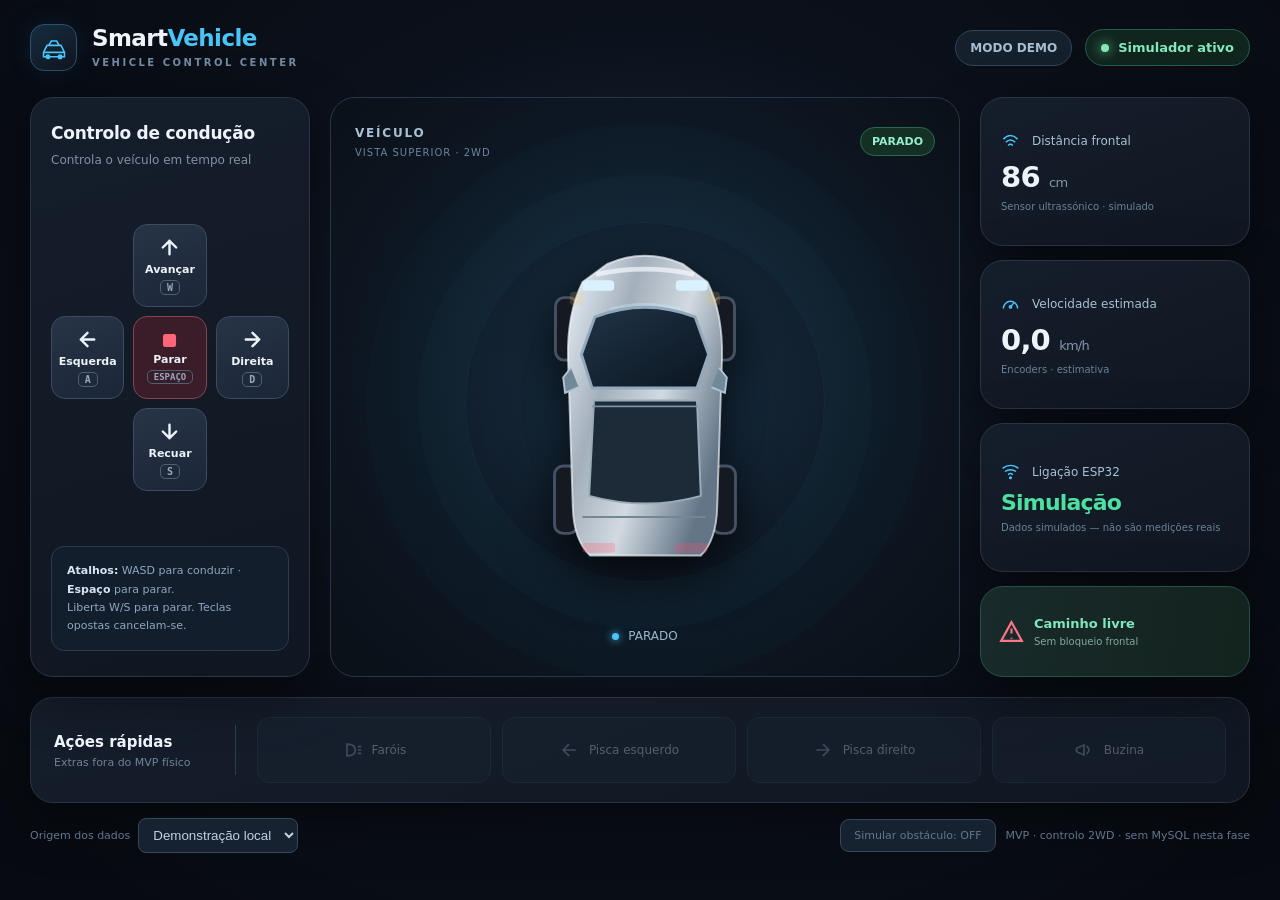
<file: dashboard/index.html>
<!DOCTYPE html>
<html lang="pt-PT">
<head>
<meta charset="UTF-8" />
<meta name="viewport" content="width=device-width, initial-scale=1.0" />
<title>SmartVehicle — Control Center</title>
<link rel="stylesheet" href="css/style.css">
</head>
<body>
<!-- Página principal do SmartVehicle -->
<main class="shell">
  <!-- Cabeçalho e ligação -->
    <header class="top">
    <div class="brand"><div class="mark"><svg width="28" height="28" viewBox="0 0 32 32" fill="none" stroke="currentColor" stroke-width="1.8"><path d="M4 21 8 13h16l4 8v5H4v-5ZM10 13l3-5h6l3 5M4 21h24"/><circle cx="9" cy="26" r="2" fill="currentColor"/><circle cx="23" cy="26" r="2" fill="currentColor"/></svg></div><div><h1>Smart<span>Vehicle</span></h1><p class="eyebrow">VEHICLE CONTROL CENTER</p></div></div>
    <div class="headright"><span id="modeBadge" class="mode">MODO DEMO</span><span id="connectionBadge" class="chip ok"><span class="dot"></span><span id="connectionText">Simulador ativo</span></span></div>
  </header>
  <div class="layout">
    <!-- Comandos de condução -->
    <section class="panel drive" aria-label="Controlos de condução">
      <h2>Controlo de condução</h2><p class="sub">Controla o veículo em tempo real</p>
      <div class="pad">
        <button class="control up" data-key="w" aria-label="Avançar"><svg viewBox="0 0 24 24"><path d="M12 19V5m-7 7 7-7 7 7"/></svg><span>Avançar</span><kbd>W</kbd></button>
        <button class="control left" data-key="a" aria-label="Esquerda"><svg viewBox="0 0 24 24"><path d="M19 12H5m7-7-7 7 7 7"/></svg><span>Esquerda</span><kbd>A</kbd></button>
        <button class="control stop" id="stopBtn" aria-label="Parar"><svg viewBox="0 0 24 24"><rect x="4" y="4" width="16" height="16" rx="2"/></svg><span>Parar</span><kbd>ESPAÇO</kbd></button>
        <button class="control right" data-key="d" aria-label="Direita"><svg viewBox="0 0 24 24"><path d="M5 12h14m-7-7 7 7-7 7"/></svg><span>Direita</span><kbd>D</kbd></button>
        <button class="control down" data-key="s" aria-label="Recuar"><svg viewBox="0 0 24 24"><path d="M12 5v14m-7-7 7 7 7-7"/></svg><span>Recuar</span><kbd>S</kbd></button>
      </div>
      <div class="help"><b>Atalhos:</b> WASD para conduzir · <b>Espaço</b> para parar.<br>Liberta W/S para parar. Teclas opostas cancelam-se.</div>
    </section>
    <!-- Carro desenhado em SVG -->
    <section class="stage" id="stage" aria-label="Visualização dinâmica do veículo">
      <div class="stage-head"><div><strong>VEÍCULO</strong><br><small>VISTA SUPERIOR · 2WD</small></div><div id="stateBadge" class="status-pill">PARADO</div></div>
      <div class="car-area">
        <div class="rings" aria-hidden="true"></div>
        <svg id="obstacleArcs" class="obstacle-arcs" viewBox="0 0 260 110" aria-hidden="true"><path d="M70 80 Q130 12 190 80"/><path d="M47 78 Q130 -12 213 78"/><path d="M94 80 Q130 43 166 80"/></svg>
        <svg class="car-svg" id="car" viewBox="0 0 260 400" role="img" aria-label="Carro visto de cima, com rodas e luzes indicativas">
          <defs><linearGradient id="metal" x1="0" x2="1" y1="0" y2=".6"><stop offset="0" stop-color="#eef5fc"/><stop offset=".36" stop-color="#a3afbb"/><stop offset=".65" stop-color="#d2dae1"/><stop offset="1" stop-color="#637587"/></linearGradient><linearGradient id="glass" x1="0" x2="1" y1="0" y2="1"><stop offset="0" stop-color="#203447"/><stop offset="1" stop-color="#0b1520"/></linearGradient><filter id="glow"><feGaussianBlur stdDeviation="7"/></filter></defs>
          <g id="leftBeam" class="head-beam"><path d="M67 91 28 9 98 9 93 91Z" fill="#92dcff" opacity=".23" filter="url(#glow)"/><path d="M67 91 28 9 98 9 93 91Z" fill="#9cddff" opacity=".09"/></g><g id="rightBeam" class="head-beam"><path d="M167 91 156 9 232 9 193 91Z" fill="#92dcff" opacity=".23" filter="url(#glow)"/><path d="M167 91 156 9 232 9 193 91Z" fill="#9cddff" opacity=".09"/></g>
          <g fill="#151922" stroke="#455263" stroke-width="3"><rect class="wheel frontwheel" x="37" y="91" width="23" height="65" rx="9"/><rect class="wheel frontwheel" x="200" y="91" width="23" height="65" rx="9"/><rect class="wheel" x="36" y="266" width="24" height="70" rx="9"/><rect class="wheel" x="200" y="266" width="24" height="70" rx="9"/></g>
          <path d="M91 56 Q130 39 169 56 L195 75 Q211 108 210 153 L205 309 Q204 343 188 359 L73 359 Q56 343 55 309 L50 153 Q49 108 65 75Z" fill="url(#metal)" stroke="#f7faff" stroke-opacity=".66" stroke-width="2"/>
          <path d="M78 111 Q130 91 182 111 L196 150 184 185 75 185 64 150Z" fill="url(#glass)" stroke="#91a8bd" stroke-width="3"/><path d="M77 198 184 198 188 297 Q131 313 72 297Z" fill="#1d2a38" stroke="#9aacb9" stroke-width="2"/><path d="M75 204 185 204" stroke="#7a91a2" stroke-width="2"/><path d="M65 319 193 319" stroke="#738797" stroke-width="2"/><path d="M79 67 Q130 56 181 67" fill="none" stroke="#f4faff" stroke-opacity=".7" stroke-width="5"/>
          <path d="M53 164 45 174 47 190 61 184M207 164 215 174 213 190 199 184" fill="#72899a" stroke="#b0c3d2" stroke-width="2"/>
          <rect x="65" y="73" width="33" height="11" rx="4" fill="#d8f3ff"/><rect x="162" y="73" width="33" height="11" rx="4" fill="#d8f3ff"/><rect id="leftIndicator" class="indicator" x="52" y="85" width="14" height="14" rx="4" fill="#ffc15a"/><rect id="rightIndicator" class="indicator" x="194" y="85" width="14" height="14" rx="4" fill="#ffc15a"/>
          <rect id="leftBrake" class="brake" x="65" y="346" width="34" height="10" rx="3" fill="#ff4d67"/><rect id="rightBrake" class="brake" x="161" y="346" width="34" height="10" rx="3" fill="#ff4d67"/>
          <path d="M93 103 Q130 93 167 103" stroke="#c3e5f8" stroke-opacity=".4" stroke-width="3" fill="none"/>
        </svg>
      </div>
      <div class="stage-footer"><span class="state-dot"></span><span id="carStatus">Veículo parado · pronto para conduzir</span></div>
    </section>
    <!-- Valores recebidos do carro -->
    <aside class="metrics" aria-label="Telemetria">
      <div class="panel metric"><div class="metric-top"><svg viewBox="0 0 24 24"><path d="M3 9c6-6 12-6 18 0M6 13c4-4 8-4 12 0m-9 4c2-2 4-2 6 0"/></svg>Distância frontal</div><div id="distance" class="value">86 <small>cm</small></div><div id="distanceDetail" class="metric-detail">Sensor ultrassónico · simulado</div></div>
      <div class="panel metric"><div class="metric-top"><svg viewBox="0 0 24 24"><path d="M3 17a9 9 0 1 1 18 0M12 15l5-6"/><circle cx="12" cy="15" r="1.5"/></svg>Velocidade estimada</div><div id="speed" class="value">0,0 <small>km/h</small></div><div class="metric-detail">Encoders · estimativa</div></div>
      <div class="panel metric"><div class="metric-top"><svg viewBox="0 0 24 24"><path d="M2 8c6-5 14-5 20 0M5 12c4-3 10-3 14 0M9 16c2-2 4-2 6 0"/><circle cx="12" cy="20" r="1" fill="currentColor"/></svg>Ligação ESP32</div><div id="linkValue" class="value" style="font-size:22px;color:var(--green)">Simulação</div><div id="linkDetail" class="metric-detail">HTTP local · preparado</div></div>
      <div class="panel alert hidden" id="alertBox"><svg width="25" height="25" viewBox="0 0 24 24" fill="none" stroke="#ff7789" stroke-width="2"><path d="M12 3 2 21h20L12 3Zm0 6v5m0 4v1"/></svg><div><div id="alertTitle" class="alert-title">Caminho livre</div><div id="alertSub" class="alert-sub">Sem bloqueio frontal</div></div></div>
    </aside>
  </div>
  <!-- Funcionalidades extras -->
    <section class="panel actions" aria-label="Ações secundárias"><div class="actions-caption"><strong>Ações rápidas</strong><p>Extras fora do MVP físico</p></div><div class="actions-line"></div><div class="action-buttons"><button id="headlights" class="action" disabled title="Hardware não integrado"><svg viewBox="0 0 24 24"><path d="M6 5q10 0 10 7T6 19V5Zm13 3h4m-4 4h4m-4 4h4"/></svg>Faróis</button><button id="turnLeft" class="action" disabled title="Hardware não integrado"><svg viewBox="0 0 24 24"><path d="m12 5-7 7 7 7M5 12h15"/></svg>Pisca esquerdo</button><button id="turnRight" class="action" disabled title="Hardware não integrado"><svg viewBox="0 0 24 24"><path d="m12 5 7 7-7 7M19 12H4"/></svg>Pisca direito</button><button class="action" disabled title="Hardware não integrado"><svg viewBox="0 0 24 24"><path d="m3 10 9-4v12l-9-4v-4Zm12-3q6 5 0 10"/></svg>Buzina</button></div></section>
  <!-- Seleção do modo de funcionamento -->
    <div class="bottom"><div><label for="connectionMode">Origem dos dados <select id="connectionMode"><option value="demo">Demonstração local</option><option value="esp32">ESP32 (HTTP)</option></select></label></div><div style="display:flex;gap:10px;align-items:center"><button id="obstacleButton">Simular obstáculo: OFF</button><span id="footerInfo">MVP · controlo 2WD · sem MySQL nesta fase</span></div></div>
</main>
<script src="js/app.js" defer></script>
</body>
</html>
</file>
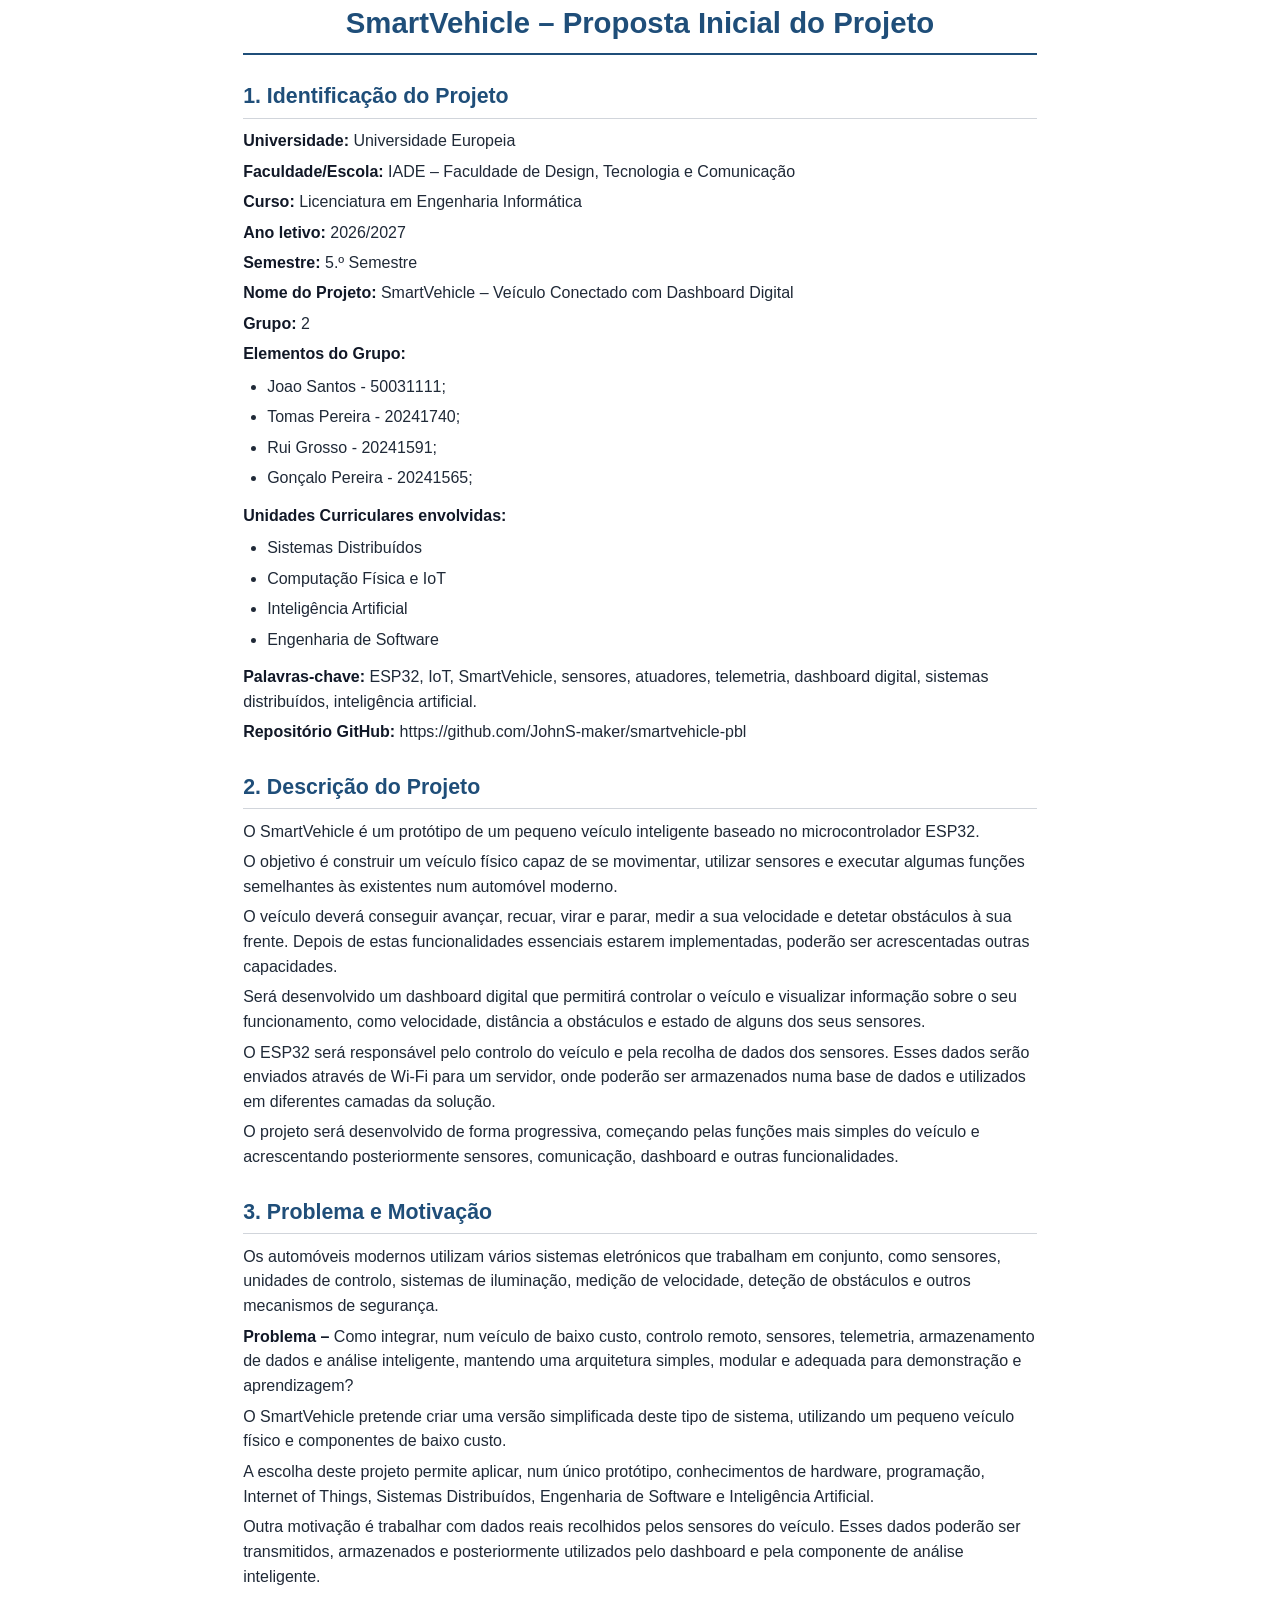
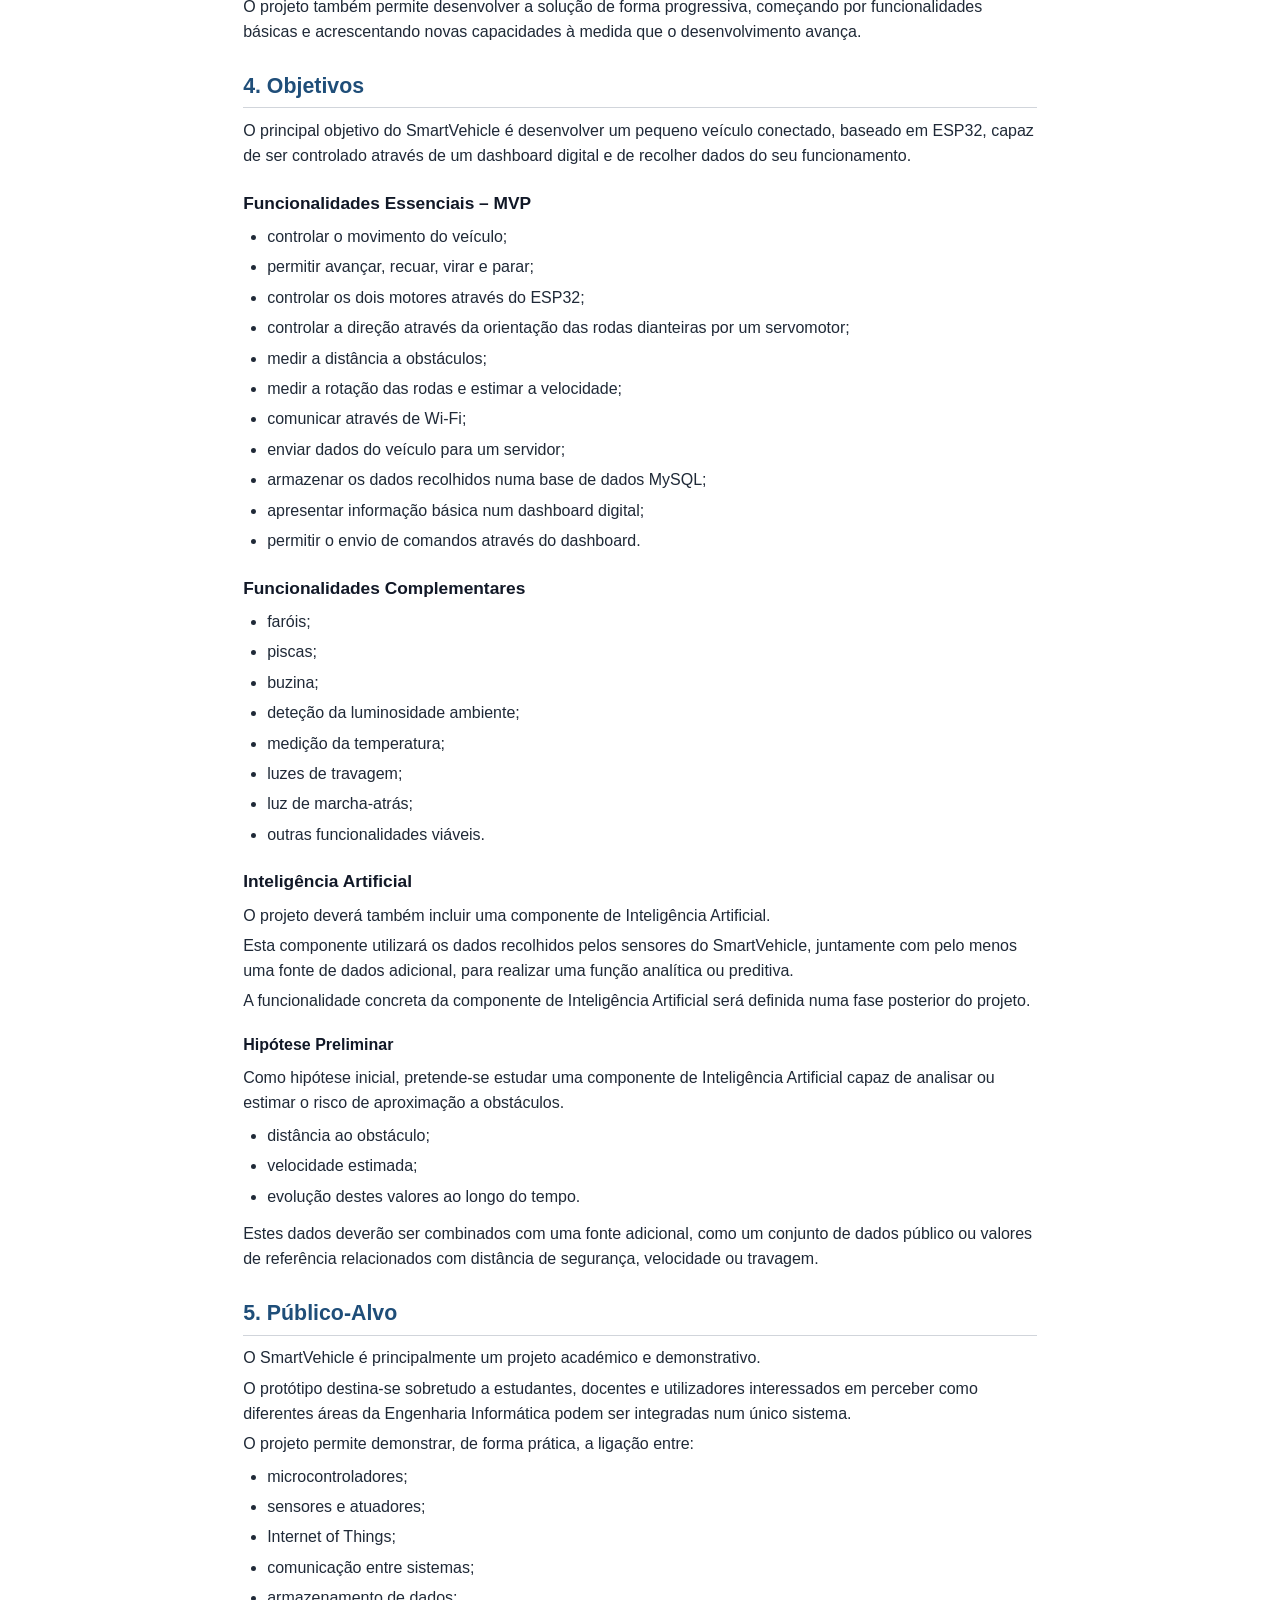
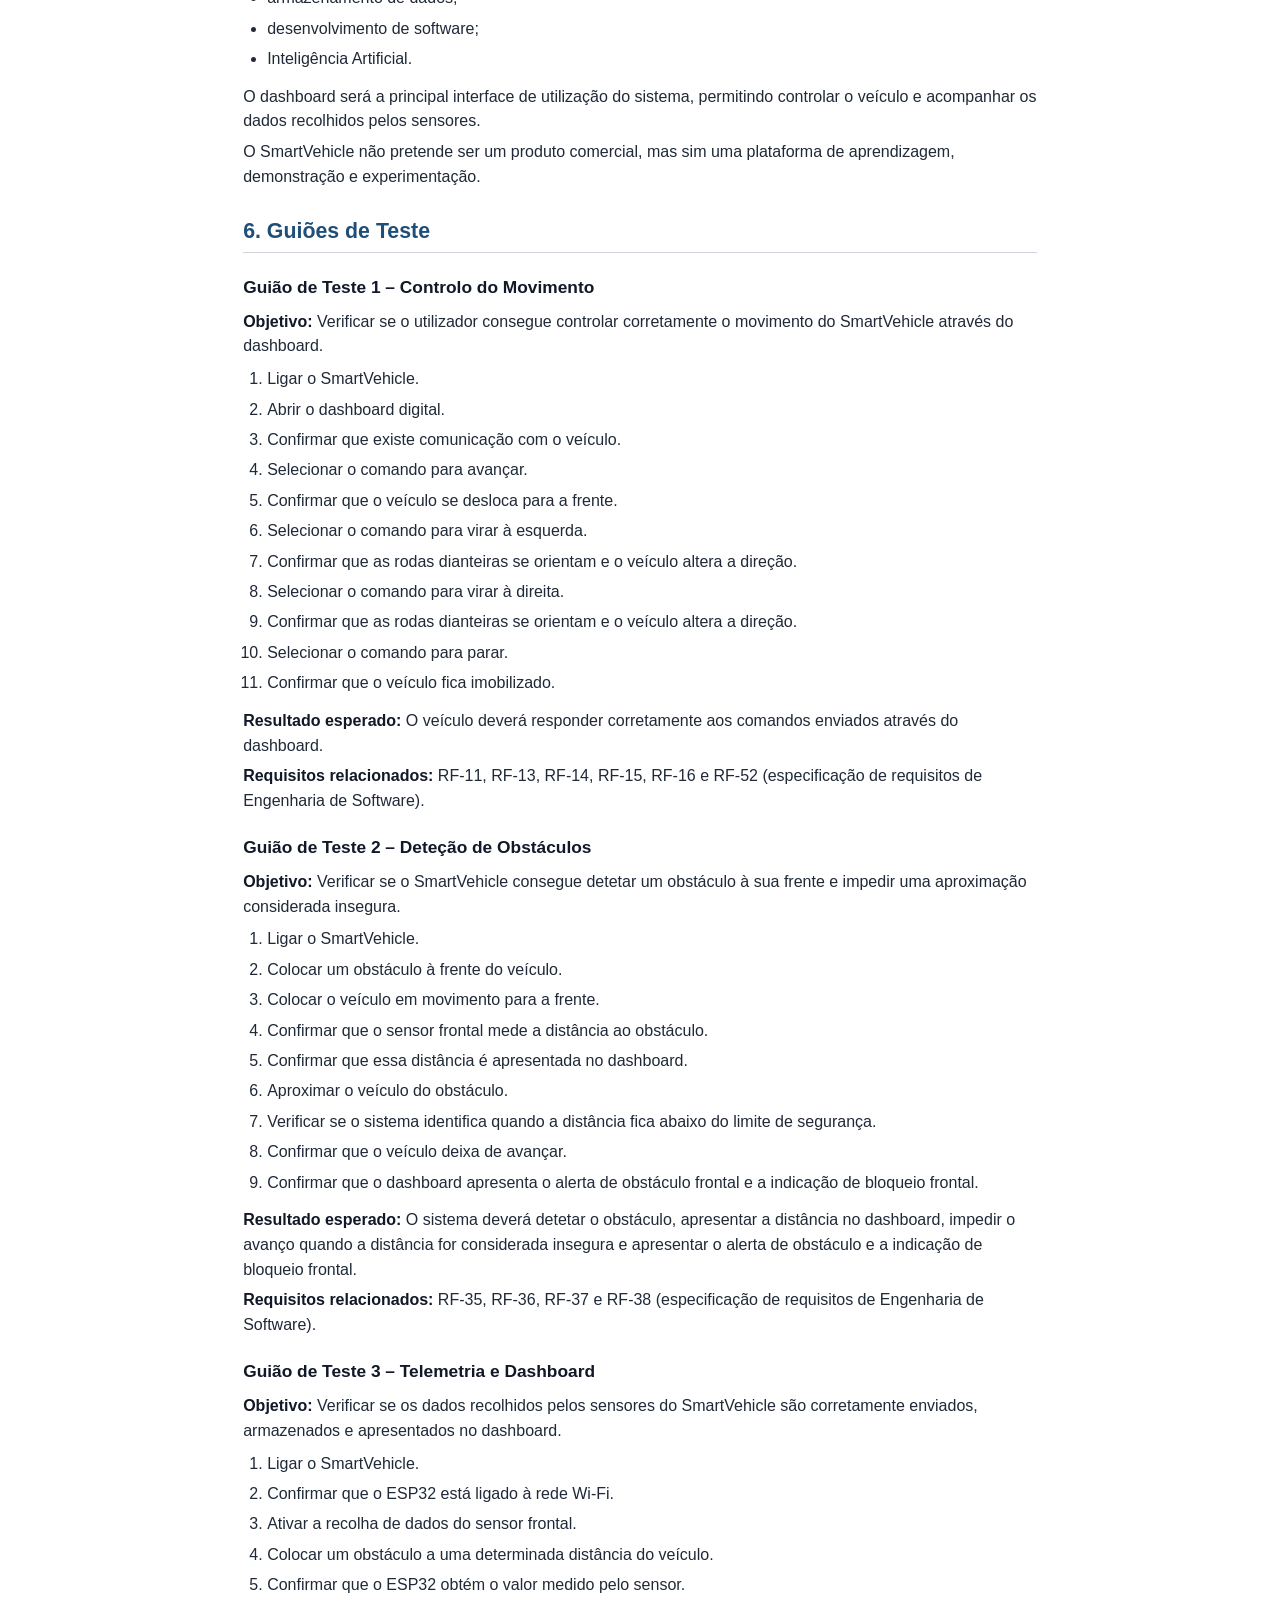
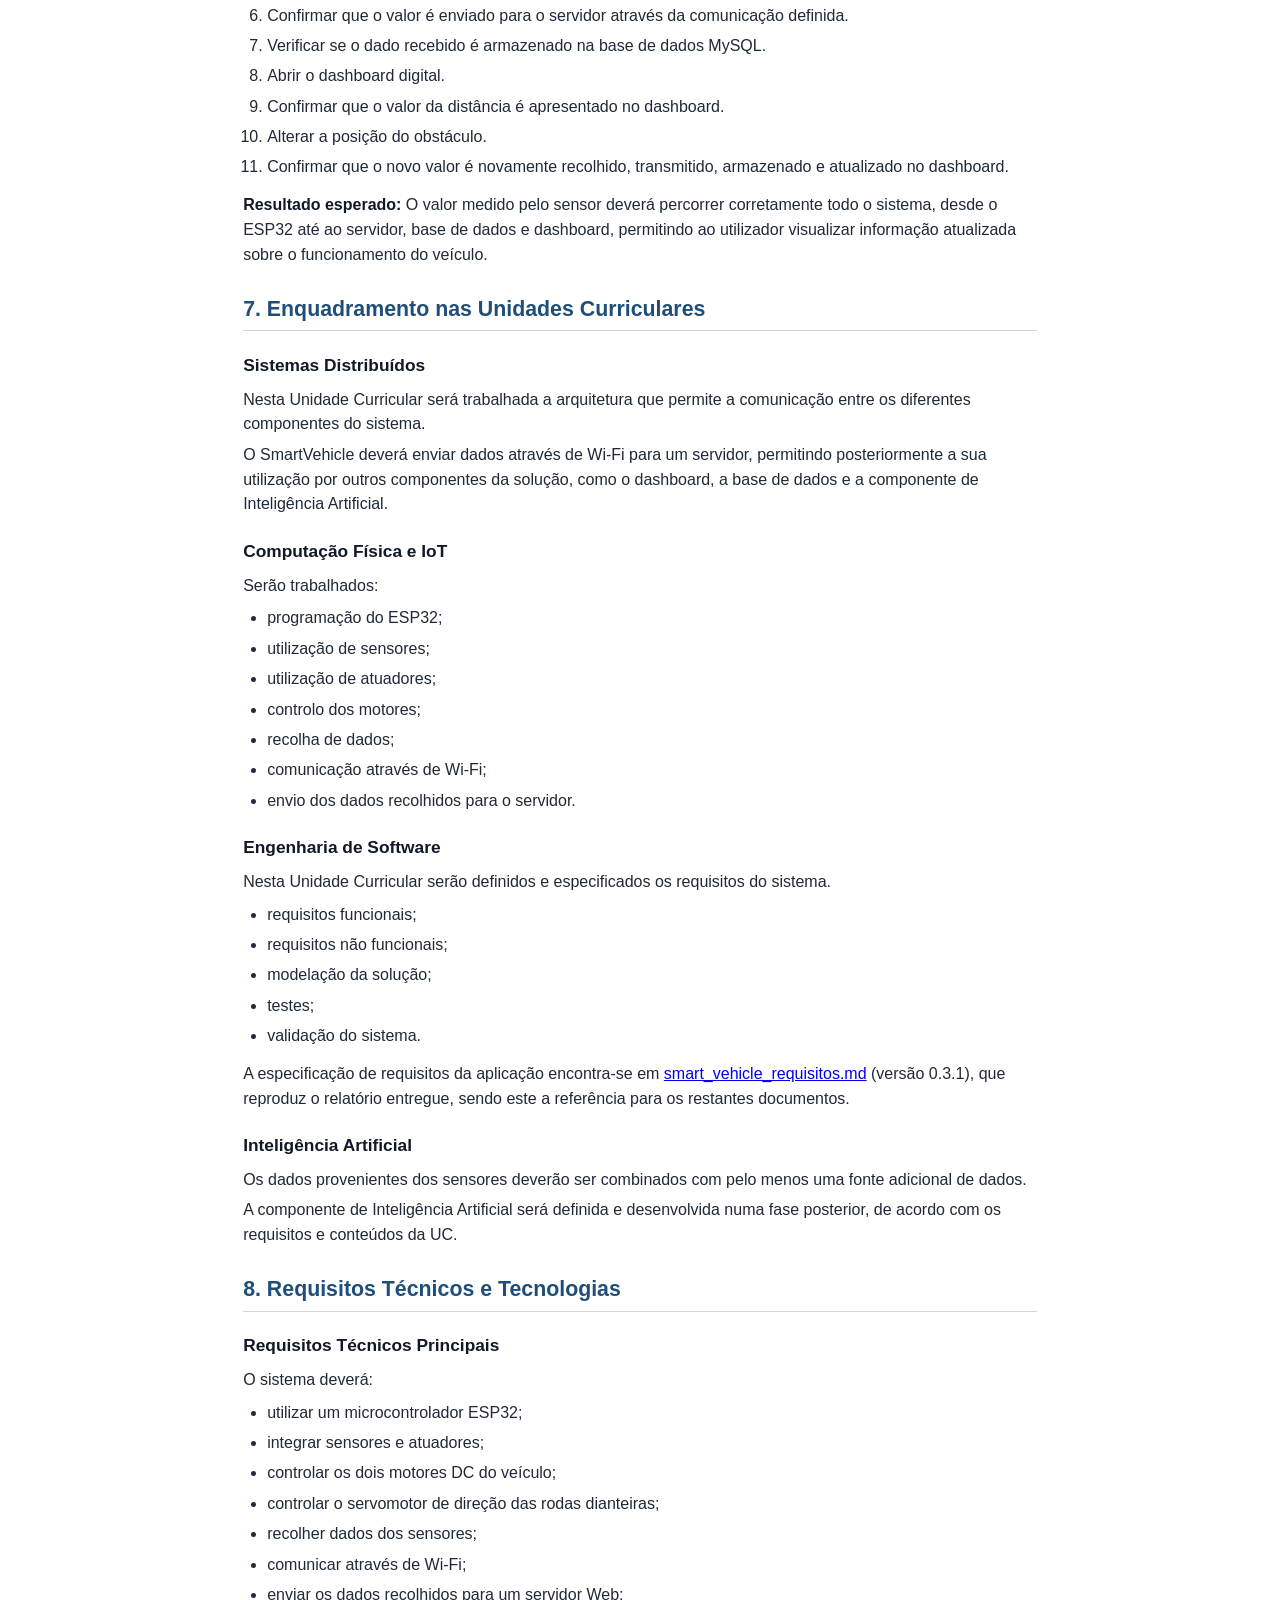
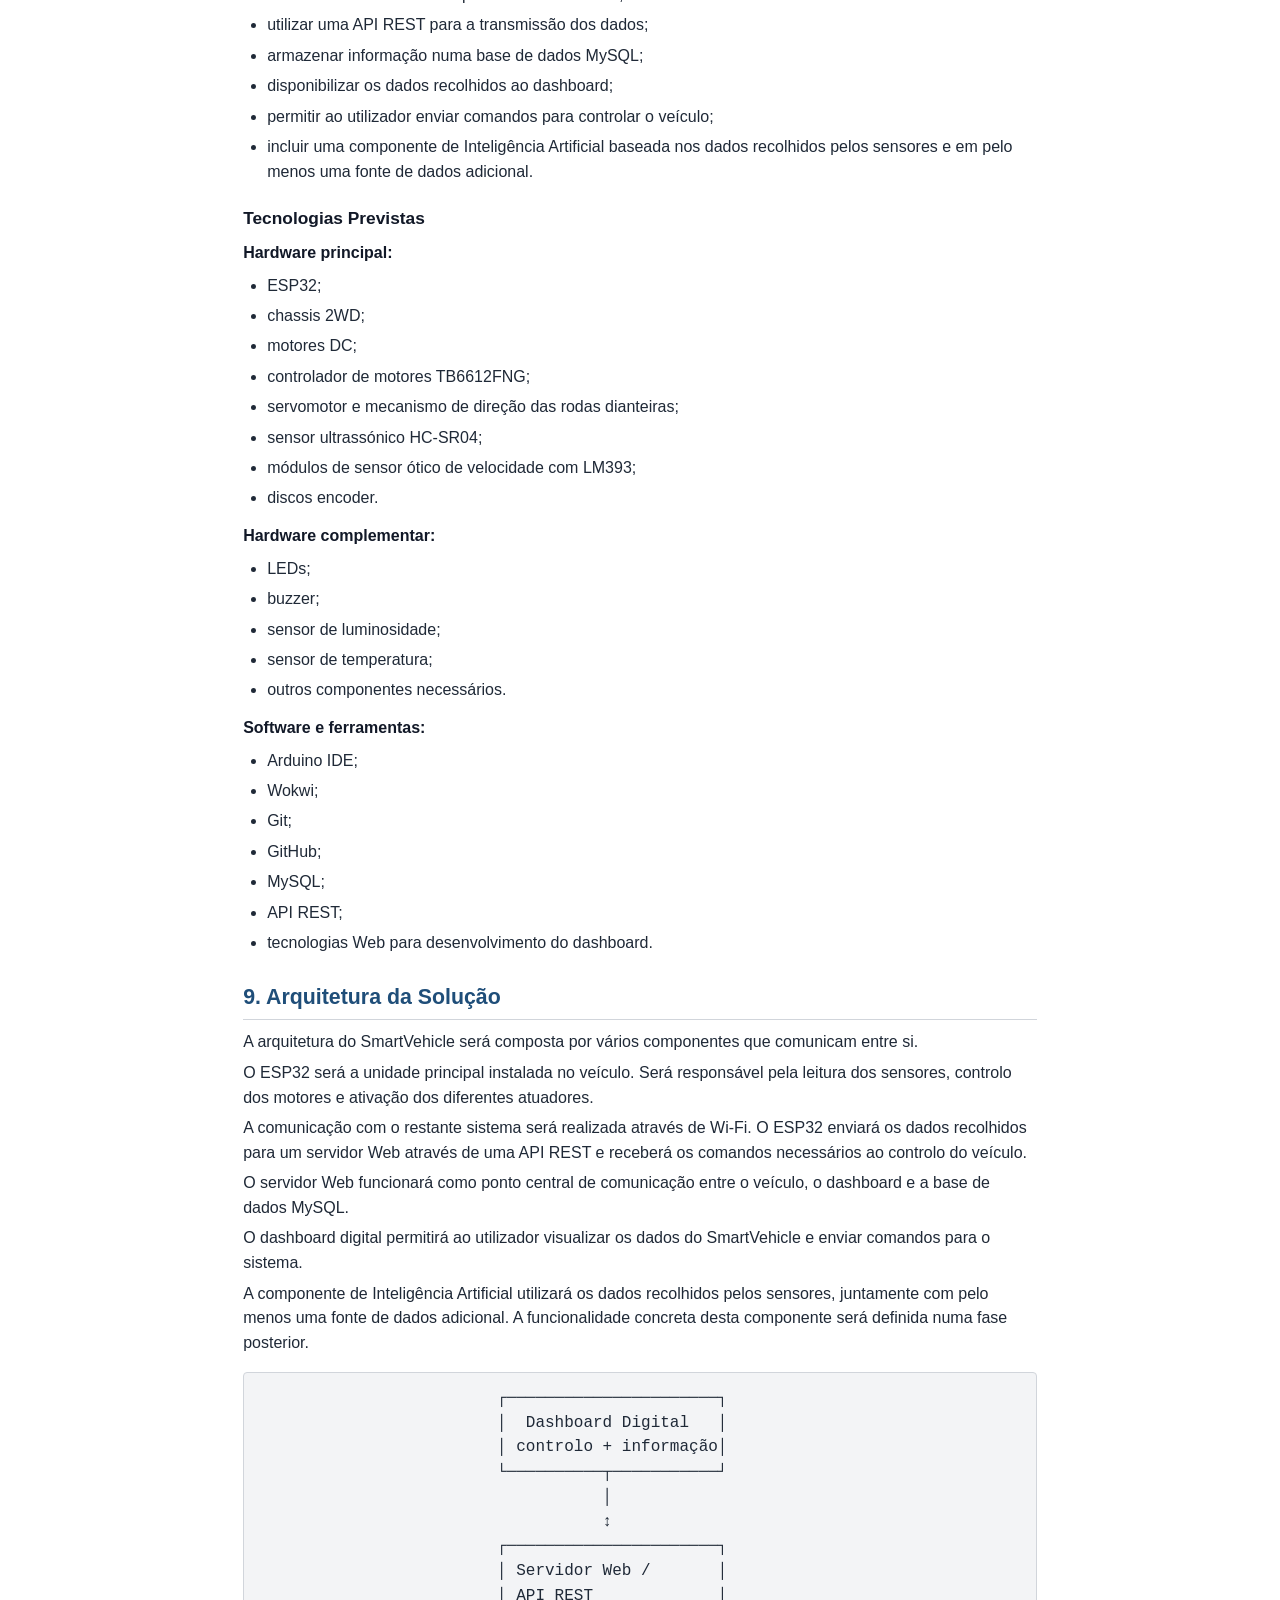
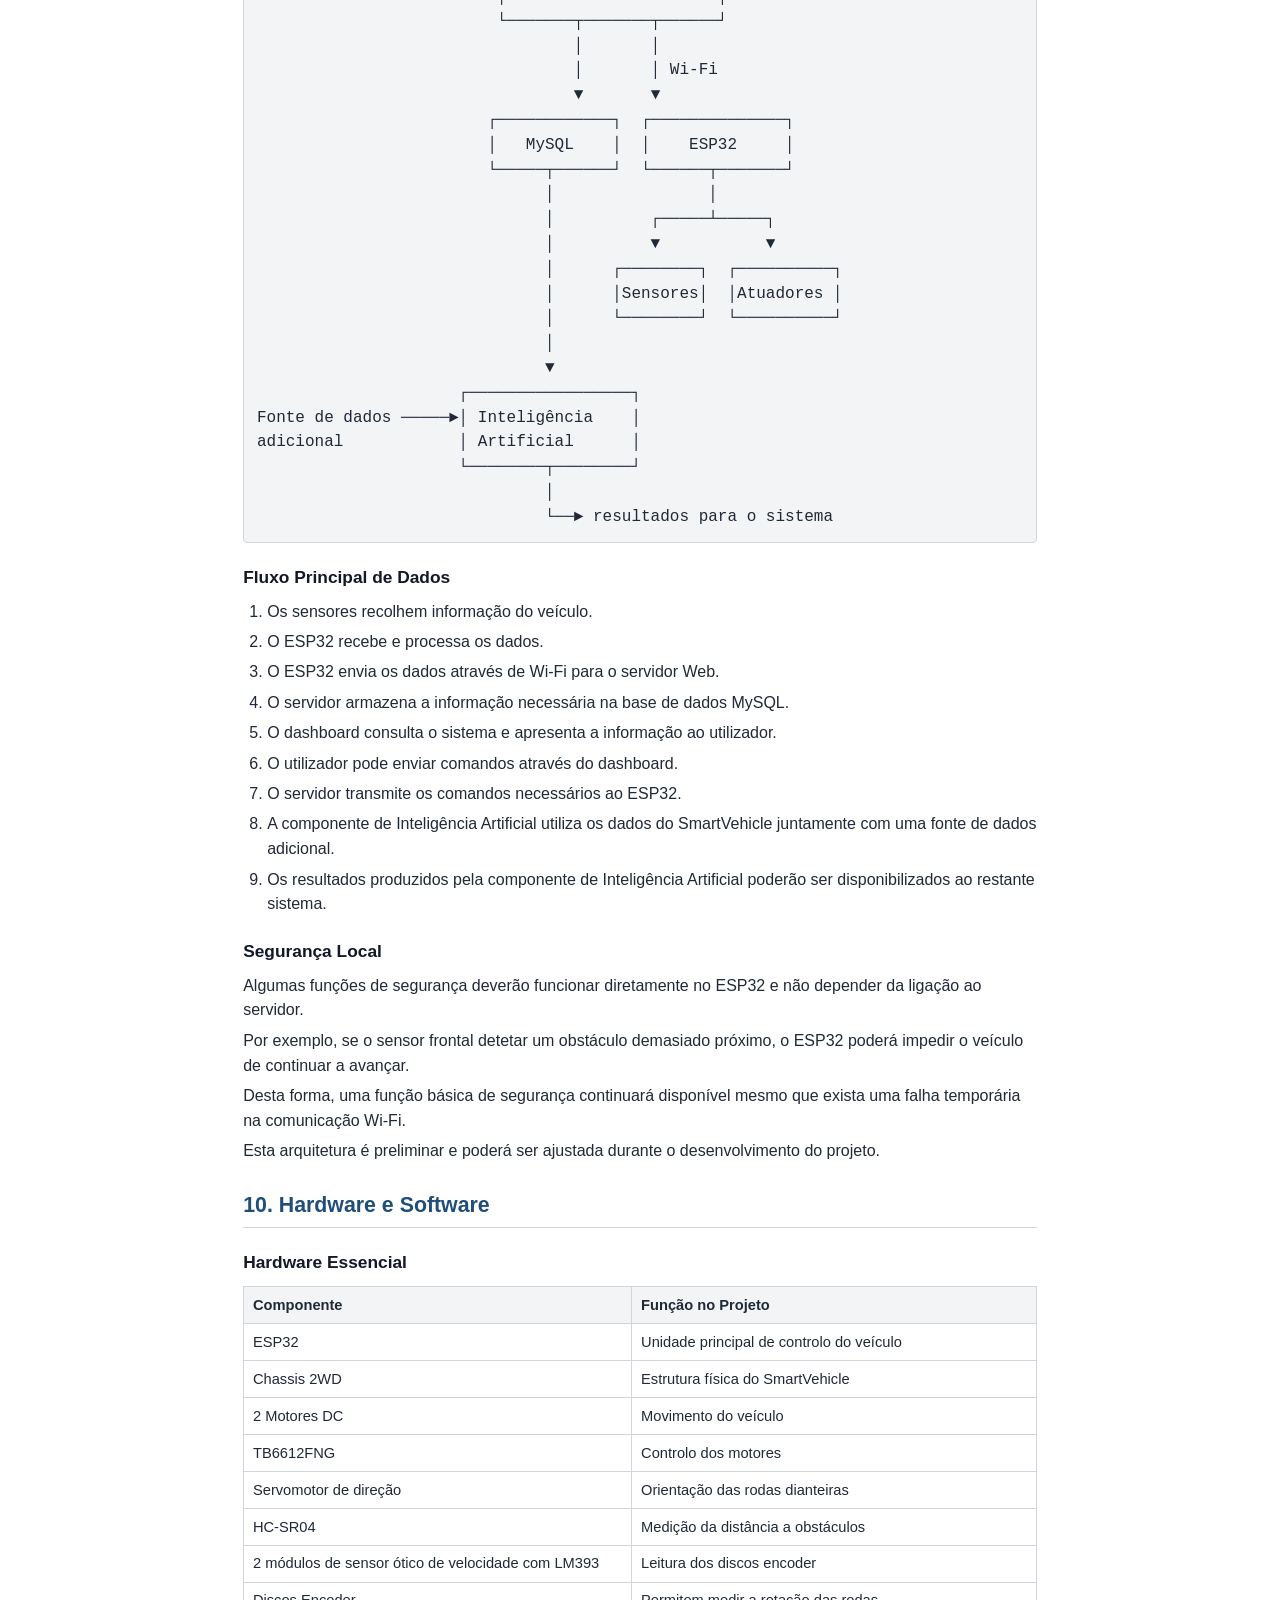
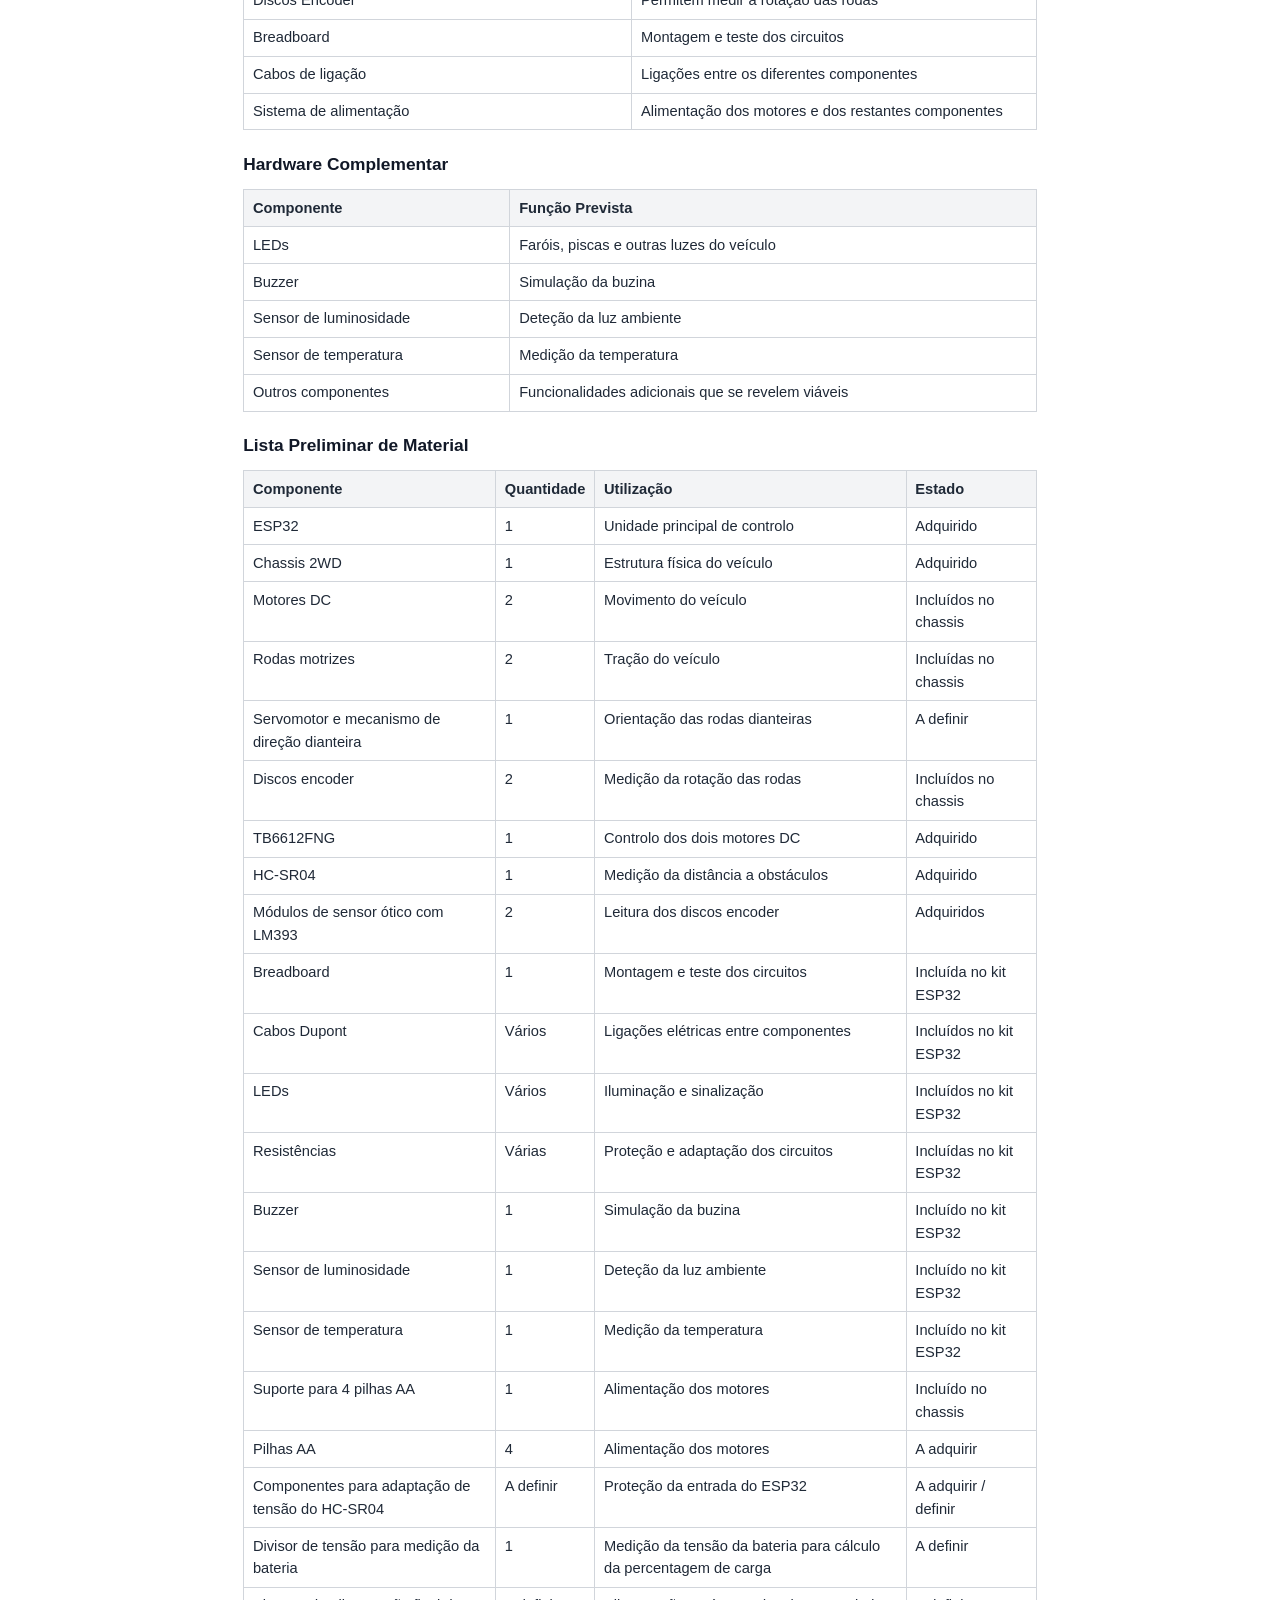
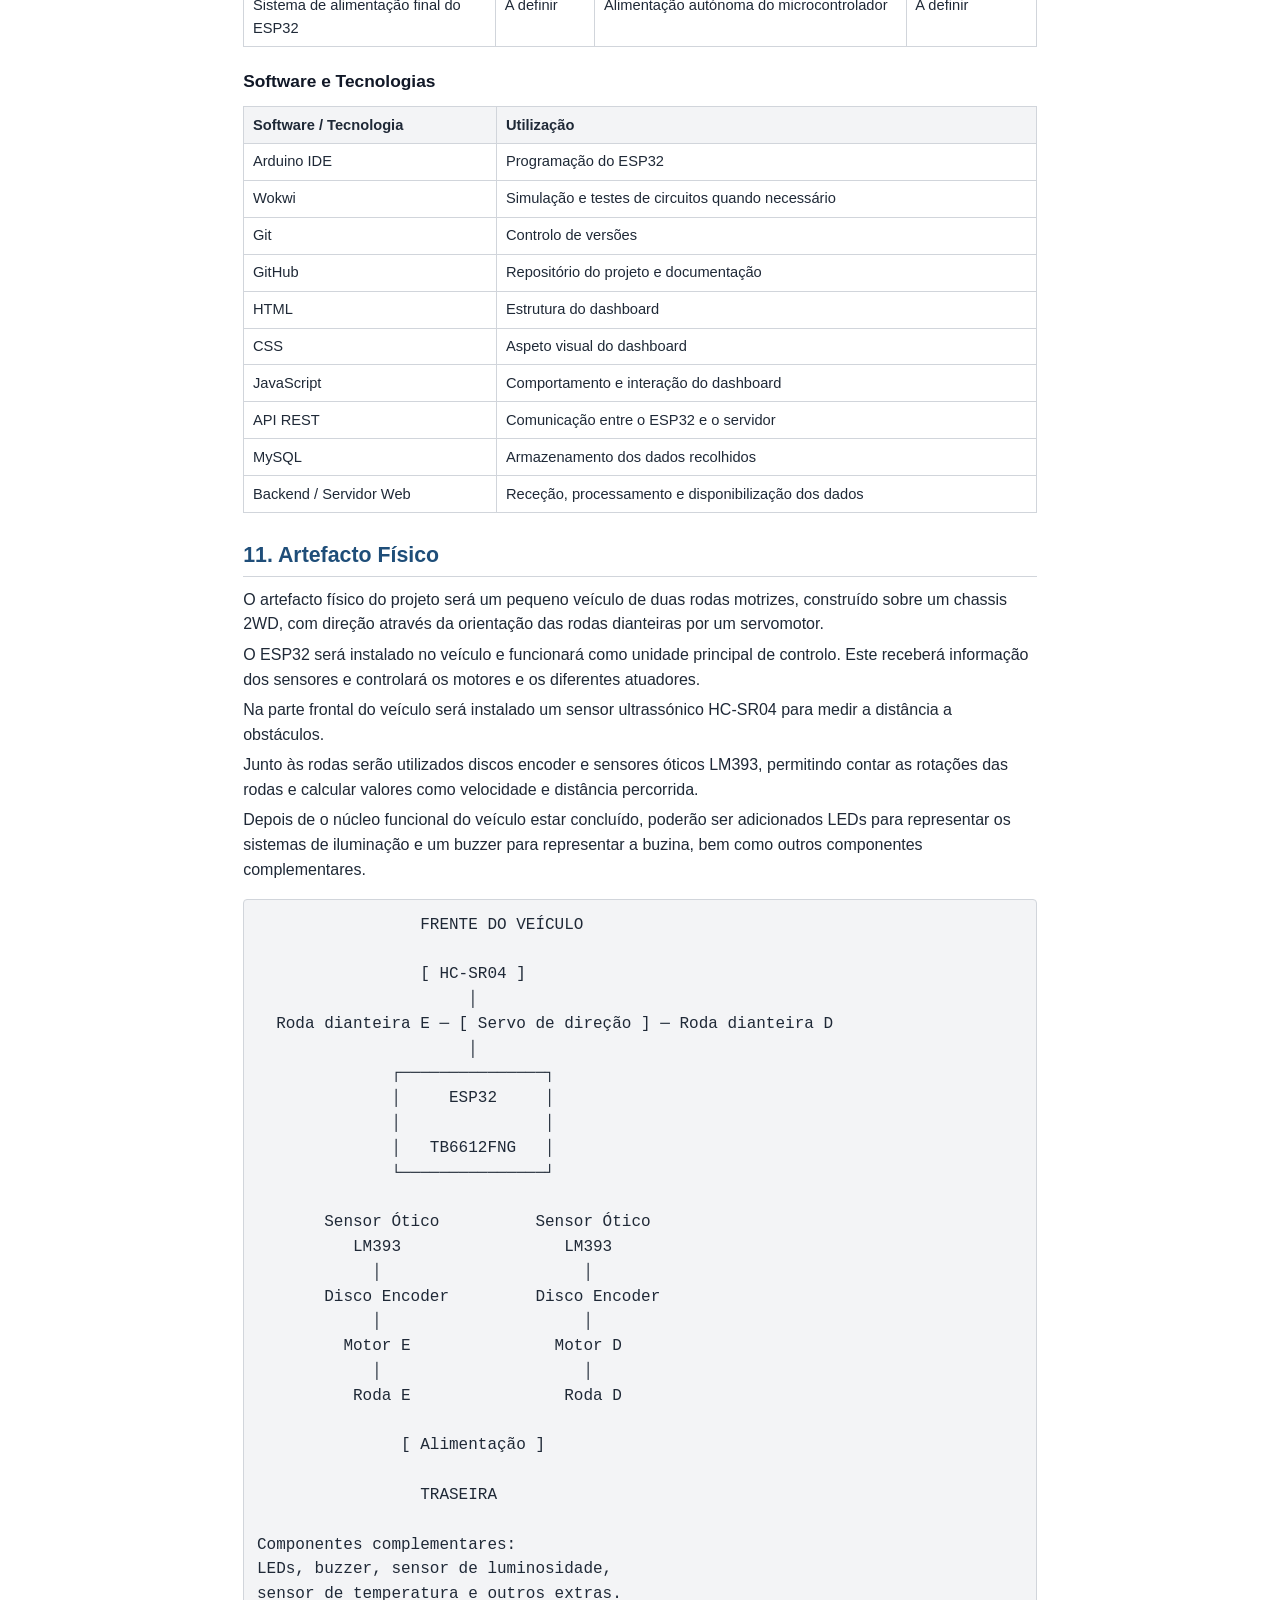
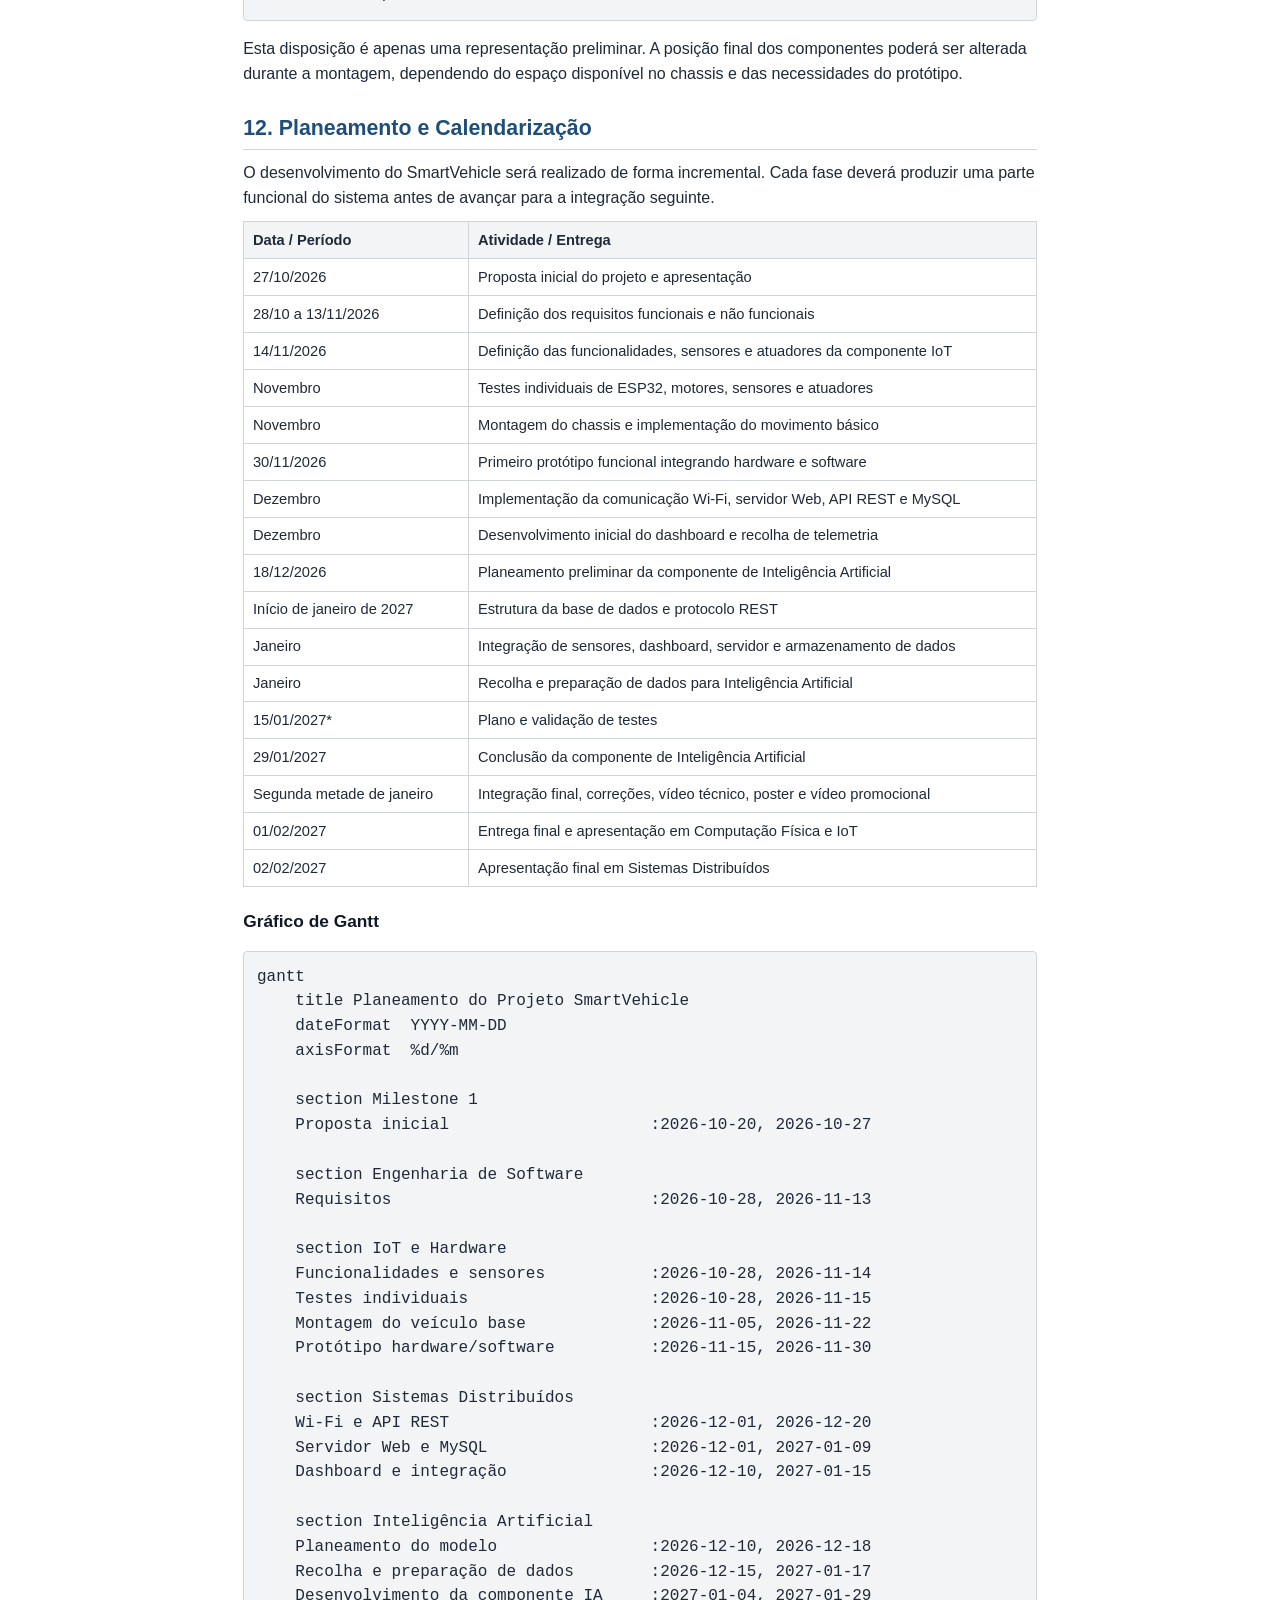
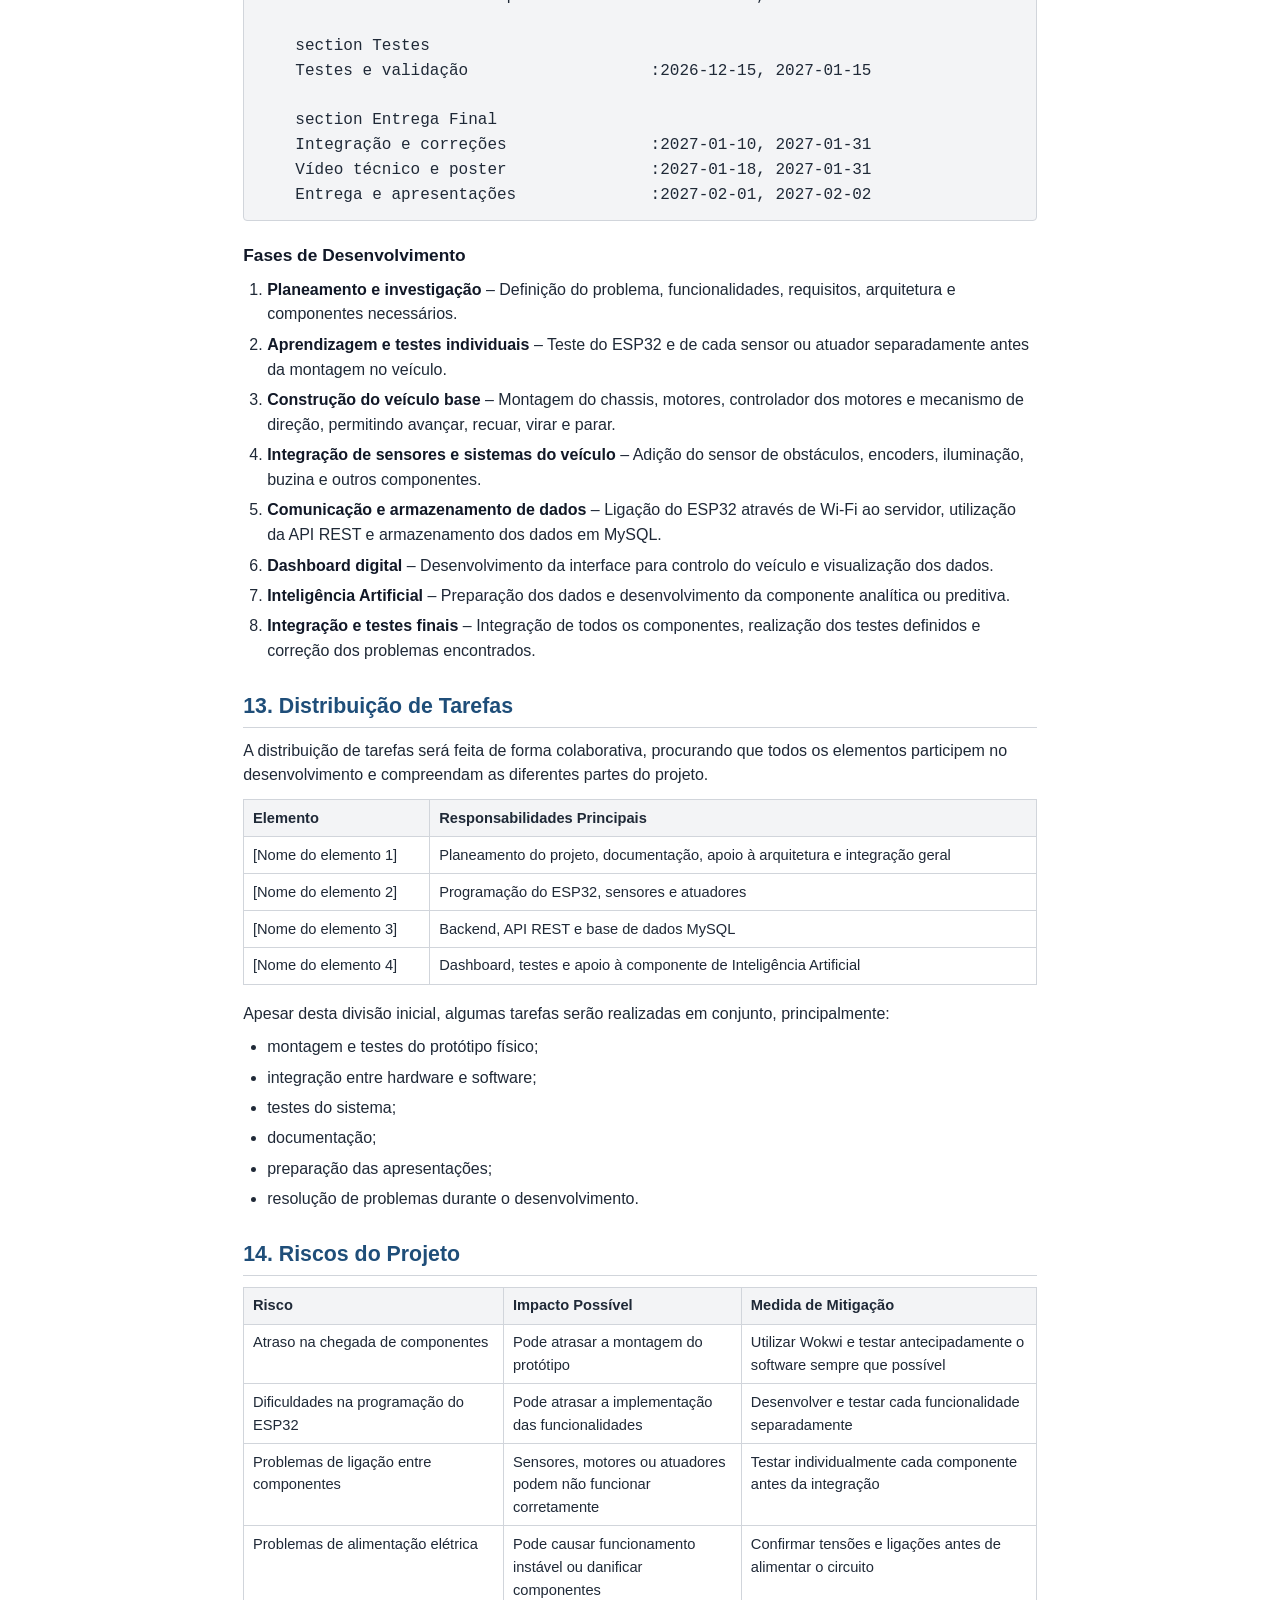
<file: docs/entrega-1/README-export.html>
<!DOCTYPE html>
<html lang="pt">
<head>
  <meta charset="UTF-8" />
  <meta name="viewport" content="width=device-width, initial-scale=1.0" />
  <title>SmartVehicle – Proposta Inicial do Projeto</title>
  <style>
    @page {
      size: A4 portrait;
      margin: 1.5cm;
    }

    :root {
      --bg: #ffffff;
      --text: #1f2937;
      --muted: #4b5563;
      --line: #d1d5db;
      --heading: #111827;
      --accent: #1f4e79;
    }

    * { box-sizing: border-box; }

    body {
      margin: 0;
      font-family: "Segoe UI", Arial, sans-serif;
      color: var(--text);
      background: var(--bg);
      line-height: 1.55;
      font-size: 12pt;
    }

    .page {
      max-width: 210mm;
      margin: 0 auto;
      padding: 0;
    }

    h1, h2, h3, h4 {
      color: var(--heading);
      page-break-after: avoid;
      margin-top: 1.2em;
      margin-bottom: 0.5em;
      font-weight: 700;
    }

    h1 {
      font-size: 22pt;
      text-align: center;
      margin-top: 0;
      margin-bottom: 0.8em;
      color: var(--accent);
      border-bottom: 2px solid var(--accent);
      padding-bottom: 0.25em;
    }

    h2 {
      font-size: 16pt;
      color: var(--accent);
      border-bottom: 1px solid var(--line);
      padding-bottom: 0.2em;
    }

    h3 {
      font-size: 13pt;
    }

    p, li {
      margin: 0.35em 0;
    }

    ul, ol {
      margin-top: 0.5em;
      margin-bottom: 0.8em;
      padding-left: 1.5em;
    }

    strong {
      color: var(--heading);
    }

    table {
      width: 100%;
      border-collapse: collapse;
      margin: 0.75em 0 1.2em;
      font-size: 11pt;
    }

    th, td {
      border: 1px solid var(--line);
      padding: 0.45em 0.6em;
      vertical-align: top;
      text-align: left;
    }

    th {
      background: #f3f4f6;
      font-weight: 700;
    }

    code, pre {
      font-family: Consolas, monospace;
      background: #f3f4f6;
      border-radius: 4px;
    }

    pre {
      padding: 0.8em;
      overflow-x: auto;
      border: 1px solid var(--line);
      white-space: pre-wrap;
      word-wrap: break-word;
    }

    blockquote {
      margin: 0.8em 0;
      padding-left: 1em;
      border-left: 4px solid var(--accent);
      color: var(--muted);
    }

    .meta {
      font-weight: 600;
      margin-bottom: 0.5em;
    }

    hr {
      border: none;
      border-top: 1px solid var(--line);
      margin: 1.2em 0;
    }

    @media print {
      body {
        -webkit-print-color-adjust: exact;
        print-color-adjust: exact;
      }
      .page {
        max-width: none;
      }
    }
  </style>
</head>
<body>
  <div class="page">
    <h1>SmartVehicle – Proposta Inicial do Projeto</h1>

    <h2>1. Identificação do Projeto</h2>

    <p><strong>Universidade:</strong> Universidade Europeia</p>
    <p><strong>Faculdade/Escola:</strong> IADE – Faculdade de Design, Tecnologia e Comunicação</p>
    <p><strong>Curso:</strong> Licenciatura em Engenharia Informática</p>
    <p><strong>Ano letivo:</strong> 2026/2027</p>
    <p><strong>Semestre:</strong> 5.º Semestre</p>

    <p><strong>Nome do Projeto:</strong> SmartVehicle – Veículo Conectado com Dashboard Digital</p>
    <p><strong>Grupo:</strong> 2</p>

    <p><strong>Elementos do Grupo:</strong></p>
    <ul>
      <li>Joao Santos - 50031111;</li>
      <li>Tomas Pereira - 20241740;</li>
      <li>Rui Grosso - 20241591;</li>
      <li>Gonçalo Pereira - 20241565;</li>
    </ul>

    <p><strong>Unidades Curriculares envolvidas:</strong></p>
    <ul>
      <li>Sistemas Distribuídos</li>
      <li>Computação Física e IoT</li>
      <li>Inteligência Artificial</li>
      <li>Engenharia de Software</li>
    </ul>

    <p><strong>Palavras-chave:</strong> ESP32, IoT, SmartVehicle, sensores, atuadores, telemetria, dashboard digital, sistemas distribuídos, inteligência artificial.</p>
    <p><strong>Repositório GitHub:</strong> https://github.com/JohnS-maker/smartvehicle-pbl</p>

    <h2>2. Descrição do Projeto</h2>

    <p>O SmartVehicle é um protótipo de um pequeno veículo inteligente baseado no microcontrolador ESP32.</p>
    <p>O objetivo é construir um veículo físico capaz de se movimentar, utilizar sensores e executar algumas funções semelhantes às existentes num automóvel moderno.</p>
    <p>O veículo deverá conseguir avançar, recuar, virar e parar, medir a sua velocidade e detetar obstáculos à sua frente. Depois de estas funcionalidades essenciais estarem implementadas, poderão ser acrescentadas outras capacidades.</p>
    <p>Será desenvolvido um dashboard digital que permitirá controlar o veículo e visualizar informação sobre o seu funcionamento, como velocidade, distância a obstáculos e estado de alguns dos seus sensores.</p>
    <p>O ESP32 será responsável pelo controlo do veículo e pela recolha de dados dos sensores. Esses dados serão enviados através de Wi-Fi para um servidor, onde poderão ser armazenados numa base de dados e utilizados em diferentes camadas da solução.</p>
    <p>O projeto será desenvolvido de forma progressiva, começando pelas funções mais simples do veículo e acrescentando posteriormente sensores, comunicação, dashboard e outras funcionalidades.</p>

    <h2>3. Problema e Motivação</h2>

    <p>Os automóveis modernos utilizam vários sistemas eletrónicos que trabalham em conjunto, como sensores, unidades de controlo, sistemas de iluminação, medição de velocidade, deteção de obstáculos e outros mecanismos de segurança.</p>
    <p><strong>Problema –</strong> Como integrar, num veículo de baixo custo, controlo remoto, sensores, telemetria, armazenamento de dados e análise inteligente, mantendo uma arquitetura simples, modular e adequada para demonstração e aprendizagem?</p>
    <p>O SmartVehicle pretende criar uma versão simplificada deste tipo de sistema, utilizando um pequeno veículo físico e componentes de baixo custo.</p>
    <p>A escolha deste projeto permite aplicar, num único protótipo, conhecimentos de hardware, programação, Internet of Things, Sistemas Distribuídos, Engenharia de Software e Inteligência Artificial.</p>
    <p>Outra motivação é trabalhar com dados reais recolhidos pelos sensores do veículo. Esses dados poderão ser transmitidos, armazenados e posteriormente utilizados pelo dashboard e pela componente de análise inteligente.</p>
    <p>O projeto também permite desenvolver a solução de forma progressiva, começando por funcionalidades básicas e acrescentando novas capacidades à medida que o desenvolvimento avança.</p>

    <h2>4. Objetivos</h2>

    <p>O principal objetivo do SmartVehicle é desenvolver um pequeno veículo conectado, baseado em ESP32, capaz de ser controlado através de um dashboard digital e de recolher dados do seu funcionamento.</p>

    <h3>Funcionalidades Essenciais – MVP</h3>
    <ul>
      <li>controlar o movimento do veículo;</li>
      <li>permitir avançar, recuar, virar e parar;</li>
      <li>controlar os dois motores através do ESP32;</li>
      <li>controlar a direção através da orientação das rodas dianteiras por um servomotor;</li>
      <li>medir a distância a obstáculos;</li>
      <li>medir a rotação das rodas e estimar a velocidade;</li>
      <li>comunicar através de Wi-Fi;</li>
      <li>enviar dados do veículo para um servidor;</li>
      <li>armazenar os dados recolhidos numa base de dados MySQL;</li>
      <li>apresentar informação básica num dashboard digital;</li>
      <li>permitir o envio de comandos através do dashboard.</li>
    </ul>

    <h3>Funcionalidades Complementares</h3>
    <ul>
      <li>faróis;</li>
      <li>piscas;</li>
      <li>buzina;</li>
      <li>deteção da luminosidade ambiente;</li>
      <li>medição da temperatura;</li>
      <li>luzes de travagem;</li>
      <li>luz de marcha-atrás;</li>
      <li>outras funcionalidades viáveis.</li>
    </ul>

    <h3>Inteligência Artificial</h3>
    <p>O projeto deverá também incluir uma componente de Inteligência Artificial.</p>
    <p>Esta componente utilizará os dados recolhidos pelos sensores do SmartVehicle, juntamente com pelo menos uma fonte de dados adicional, para realizar uma função analítica ou preditiva.</p>
    <p>A funcionalidade concreta da componente de Inteligência Artificial será definida numa fase posterior do projeto.</p>

    <h4>Hipótese Preliminar</h4>
    <p>Como hipótese inicial, pretende-se estudar uma componente de Inteligência Artificial capaz de analisar ou estimar o risco de aproximação a obstáculos.</p>
    <ul>
      <li>distância ao obstáculo;</li>
      <li>velocidade estimada;</li>
      <li>evolução destes valores ao longo do tempo.</li>
    </ul>
    <p>Estes dados deverão ser combinados com uma fonte adicional, como um conjunto de dados público ou valores de referência relacionados com distância de segurança, velocidade ou travagem.</p>

    <h2>5. Público-Alvo</h2>

    <p>O SmartVehicle é principalmente um projeto académico e demonstrativo.</p>
    <p>O protótipo destina-se sobretudo a estudantes, docentes e utilizadores interessados em perceber como diferentes áreas da Engenharia Informática podem ser integradas num único sistema.</p>
    <p>O projeto permite demonstrar, de forma prática, a ligação entre:</p>
    <ul>
      <li>microcontroladores;</li>
      <li>sensores e atuadores;</li>
      <li>Internet of Things;</li>
      <li>comunicação entre sistemas;</li>
      <li>armazenamento de dados;</li>
      <li>desenvolvimento de software;</li>
      <li>Inteligência Artificial.</li>
    </ul>
    <p>O dashboard será a principal interface de utilização do sistema, permitindo controlar o veículo e acompanhar os dados recolhidos pelos sensores.</p>
    <p>O SmartVehicle não pretende ser um produto comercial, mas sim uma plataforma de aprendizagem, demonstração e experimentação.</p>

    <h2>6. Guiões de Teste</h2>

    <h3>Guião de Teste 1 – Controlo do Movimento</h3>
    <p><strong>Objetivo:</strong> Verificar se o utilizador consegue controlar corretamente o movimento do SmartVehicle através do dashboard.</p>
    <ol>
      <li>Ligar o SmartVehicle.</li>
      <li>Abrir o dashboard digital.</li>
      <li>Confirmar que existe comunicação com o veículo.</li>
      <li>Selecionar o comando para avançar.</li>
      <li>Confirmar que o veículo se desloca para a frente.</li>
      <li>Selecionar o comando para virar à esquerda.</li>
      <li>Confirmar que as rodas dianteiras se orientam e o veículo altera a direção.</li>
      <li>Selecionar o comando para virar à direita.</li>
      <li>Confirmar que as rodas dianteiras se orientam e o veículo altera a direção.</li>
      <li>Selecionar o comando para parar.</li>
      <li>Confirmar que o veículo fica imobilizado.</li>
    </ol>
    <p><strong>Resultado esperado:</strong> O veículo deverá responder corretamente aos comandos enviados através do dashboard.</p>
    <p><strong>Requisitos relacionados:</strong> RF-11, RF-13, RF-14, RF-15, RF-16 e RF-52 (especificação de requisitos de Engenharia de Software).</p>

    <h3>Guião de Teste 2 – Deteção de Obstáculos</h3>
    <p><strong>Objetivo:</strong> Verificar se o SmartVehicle consegue detetar um obstáculo à sua frente e impedir uma aproximação considerada insegura.</p>
    <ol>
      <li>Ligar o SmartVehicle.</li>
      <li>Colocar um obstáculo à frente do veículo.</li>
      <li>Colocar o veículo em movimento para a frente.</li>
      <li>Confirmar que o sensor frontal mede a distância ao obstáculo.</li>
      <li>Confirmar que essa distância é apresentada no dashboard.</li>
      <li>Aproximar o veículo do obstáculo.</li>
      <li>Verificar se o sistema identifica quando a distância fica abaixo do limite de segurança.</li>
      <li>Confirmar que o veículo deixa de avançar.</li>
      <li>Confirmar que o dashboard apresenta o alerta de obstáculo frontal e a indicação de bloqueio frontal.</li>
    </ol>
    <p><strong>Resultado esperado:</strong> O sistema deverá detetar o obstáculo, apresentar a distância no dashboard, impedir o avanço quando a distância for considerada insegura e apresentar o alerta de obstáculo e a indicação de bloqueio frontal.</p>
    <p><strong>Requisitos relacionados:</strong> RF-35, RF-36, RF-37 e RF-38 (especificação de requisitos de Engenharia de Software).</p>

    <h3>Guião de Teste 3 – Telemetria e Dashboard</h3>
    <p><strong>Objetivo:</strong> Verificar se os dados recolhidos pelos sensores do SmartVehicle são corretamente enviados, armazenados e apresentados no dashboard.</p>
    <ol>
      <li>Ligar o SmartVehicle.</li>
      <li>Confirmar que o ESP32 está ligado à rede Wi‑Fi.</li>
      <li>Ativar a recolha de dados do sensor frontal.</li>
      <li>Colocar um obstáculo a uma determinada distância do veículo.</li>
      <li>Confirmar que o ESP32 obtém o valor medido pelo sensor.</li>
      <li>Confirmar que o valor é enviado para o servidor através da comunicação definida.</li>
      <li>Verificar se o dado recebido é armazenado na base de dados MySQL.</li>
      <li>Abrir o dashboard digital.</li>
      <li>Confirmar que o valor da distância é apresentado no dashboard.</li>
      <li>Alterar a posição do obstáculo.</li>
      <li>Confirmar que o novo valor é novamente recolhido, transmitido, armazenado e atualizado no dashboard.</li>
    </ol>
    <p><strong>Resultado esperado:</strong> O valor medido pelo sensor deverá percorrer corretamente todo o sistema, desde o ESP32 até ao servidor, base de dados e dashboard, permitindo ao utilizador visualizar informação atualizada sobre o funcionamento do veículo.</p>

    <h2>7. Enquadramento nas Unidades Curriculares</h2>

    <h3>Sistemas Distribuídos</h3>
    <p>Nesta Unidade Curricular será trabalhada a arquitetura que permite a comunicação entre os diferentes componentes do sistema.</p>
    <p>O SmartVehicle deverá enviar dados através de Wi-Fi para um servidor, permitindo posteriormente a sua utilização por outros componentes da solução, como o dashboard, a base de dados e a componente de Inteligência Artificial.</p>

    <h3>Computação Física e IoT</h3>
    <p>Serão trabalhados:</p>
    <ul>
      <li>programação do ESP32;</li>
      <li>utilização de sensores;</li>
      <li>utilização de atuadores;</li>
      <li>controlo dos motores;</li>
      <li>recolha de dados;</li>
      <li>comunicação através de Wi-Fi;</li>
      <li>envio dos dados recolhidos para o servidor.</li>
    </ul>

    <h3>Engenharia de Software</h3>
    <p>Nesta Unidade Curricular serão definidos e especificados os requisitos do sistema.</p>
    <ul>
      <li>requisitos funcionais;</li>
      <li>requisitos não funcionais;</li>
      <li>modelação da solução;</li>
      <li>testes;</li>
      <li>validação do sistema.</li>
    </ul>
    <p>A especificação de requisitos da aplicação encontra-se em <a href="smart_vehicle_requisitos.md">smart_vehicle_requisitos.md</a> (versão 0.3.1), que reproduz o relatório entregue, sendo este a referência para os restantes documentos.</p>

    <h3>Inteligência Artificial</h3>
    <p>Os dados provenientes dos sensores deverão ser combinados com pelo menos uma fonte adicional de dados.</p>
    <p>A componente de Inteligência Artificial será definida e desenvolvida numa fase posterior, de acordo com os requisitos e conteúdos da UC.</p>

    <h2>8. Requisitos Técnicos e Tecnologias</h2>

    <h3>Requisitos Técnicos Principais</h3>
    <p>O sistema deverá:</p>
    <ul>
      <li>utilizar um microcontrolador ESP32;</li>
      <li>integrar sensores e atuadores;</li>
      <li>controlar os dois motores DC do veículo;</li>
      <li>controlar o servomotor de direção das rodas dianteiras;</li>
      <li>recolher dados dos sensores;</li>
      <li>comunicar através de Wi-Fi;</li>
      <li>enviar os dados recolhidos para um servidor Web;</li>
      <li>utilizar uma API REST para a transmissão dos dados;</li>
      <li>armazenar informação numa base de dados MySQL;</li>
      <li>disponibilizar os dados recolhidos ao dashboard;</li>
      <li>permitir ao utilizador enviar comandos para controlar o veículo;</li>
      <li>incluir uma componente de Inteligência Artificial baseada nos dados recolhidos pelos sensores e em pelo menos uma fonte de dados adicional.</li>
    </ul>

    <h3>Tecnologias Previstas</h3>
    <p><strong>Hardware principal:</strong></p>
    <ul>
      <li>ESP32;</li>
      <li>chassis 2WD;</li>
      <li>motores DC;</li>
      <li>controlador de motores TB6612FNG;</li>
      <li>servomotor e mecanismo de direção das rodas dianteiras;</li>
      <li>sensor ultrassónico HC-SR04;</li>
      <li>módulos de sensor ótico de velocidade com LM393;</li>
      <li>discos encoder.</li>
    </ul>

    <p><strong>Hardware complementar:</strong></p>
    <ul>
      <li>LEDs;</li>
      <li>buzzer;</li>
      <li>sensor de luminosidade;</li>
      <li>sensor de temperatura;</li>
      <li>outros componentes necessários.</li>
    </ul>

    <p><strong>Software e ferramentas:</strong></p>
    <ul>
      <li>Arduino IDE;</li>
      <li>Wokwi;</li>
      <li>Git;</li>
      <li>GitHub;</li>
      <li>MySQL;</li>
      <li>API REST;</li>
      <li>tecnologias Web para desenvolvimento do dashboard.</li>
    </ul>

    <h2>9. Arquitetura da Solução</h2>

    <p>A arquitetura do SmartVehicle será composta por vários componentes que comunicam entre si.</p>
    <p>O ESP32 será a unidade principal instalada no veículo. Será responsável pela leitura dos sensores, controlo dos motores e ativação dos diferentes atuadores.</p>
    <p>A comunicação com o restante sistema será realizada através de Wi-Fi. O ESP32 enviará os dados recolhidos para um servidor Web através de uma API REST e receberá os comandos necessários ao controlo do veículo.</p>
    <p>O servidor Web funcionará como ponto central de comunicação entre o veículo, o dashboard e a base de dados MySQL.</p>
    <p>O dashboard digital permitirá ao utilizador visualizar os dados do SmartVehicle e enviar comandos para o sistema.</p>
    <p>A componente de Inteligência Artificial utilizará os dados recolhidos pelos sensores, juntamente com pelo menos uma fonte de dados adicional. A funcionalidade concreta desta componente será definida numa fase posterior.</p>

    <pre>                         ┌──────────────────────┐
                         │  Dashboard Digital   │
                         │ controlo + informação│
                         └──────────┬───────────┘
                                    │
                                    ↕
                         ┌──────────────────────┐
                         │ Servidor Web /       │
                         │ API REST             │
                         └───────┬───────┬──────┘
                                 │       │
                                 │       │ Wi‑Fi
                                 ▼       ▼
                        ┌────────────┐  ┌──────────────┐
                        │   MySQL    │  │    ESP32     │
                        └─────┬──────┘  └──────┬───────┘
                              │                │
                              │          ┌─────┴─────┐
                              │          ▼           ▼
                              │      ┌────────┐  ┌──────────┐
                              │      │Sensores│  │Atuadores │
                              │      └────────┘  └──────────┘
                              │
                              ▼
                     ┌─────────────────┐
Fonte de dados ─────►│ Inteligência    │
adicional            │ Artificial      │
                     └────────┬────────┘
                              │
                              └──► resultados para o sistema</pre>

    <h3>Fluxo Principal de Dados</h3>
    <ol>
      <li>Os sensores recolhem informação do veículo.</li>
      <li>O ESP32 recebe e processa os dados.</li>
      <li>O ESP32 envia os dados através de Wi‑Fi para o servidor Web.</li>
      <li>O servidor armazena a informação necessária na base de dados MySQL.</li>
      <li>O dashboard consulta o sistema e apresenta a informação ao utilizador.</li>
      <li>O utilizador pode enviar comandos através do dashboard.</li>
      <li>O servidor transmite os comandos necessários ao ESP32.</li>
      <li>A componente de Inteligência Artificial utiliza os dados do SmartVehicle juntamente com uma fonte de dados adicional.</li>
      <li>Os resultados produzidos pela componente de Inteligência Artificial poderão ser disponibilizados ao restante sistema.</li>
    </ol>

    <h3>Segurança Local</h3>
    <p>Algumas funções de segurança deverão funcionar diretamente no ESP32 e não depender da ligação ao servidor.</p>
    <p>Por exemplo, se o sensor frontal detetar um obstáculo demasiado próximo, o ESP32 poderá impedir o veículo de continuar a avançar.</p>
    <p>Desta forma, uma função básica de segurança continuará disponível mesmo que exista uma falha temporária na comunicação Wi‑Fi.</p>
    <p>Esta arquitetura é preliminar e poderá ser ajustada durante o desenvolvimento do projeto.</p>

    <h2>10. Hardware e Software</h2>

    <h3>Hardware Essencial</h3>
    <table>
      <thead>
        <tr><th>Componente</th><th>Função no Projeto</th></tr>
      </thead>
      <tbody>
        <tr><td>ESP32</td><td>Unidade principal de controlo do veículo</td></tr>
        <tr><td>Chassis 2WD</td><td>Estrutura física do SmartVehicle</td></tr>
        <tr><td>2 Motores DC</td><td>Movimento do veículo</td></tr>
        <tr><td>TB6612FNG</td><td>Controlo dos motores</td></tr>
        <tr><td>Servomotor de direção</td><td>Orientação das rodas dianteiras</td></tr>
        <tr><td>HC-SR04</td><td>Medição da distância a obstáculos</td></tr>
        <tr><td>2 módulos de sensor ótico de velocidade com LM393</td><td>Leitura dos discos encoder</td></tr>
        <tr><td>Discos Encoder</td><td>Permitem medir a rotação das rodas</td></tr>
        <tr><td>Breadboard</td><td>Montagem e teste dos circuitos</td></tr>
        <tr><td>Cabos de ligação</td><td>Ligações entre os diferentes componentes</td></tr>
        <tr><td>Sistema de alimentação</td><td>Alimentação dos motores e dos restantes componentes</td></tr>
      </tbody>
    </table>

    <h3>Hardware Complementar</h3>
    <table>
      <thead>
        <tr><th>Componente</th><th>Função Prevista</th></tr>
      </thead>
      <tbody>
        <tr><td>LEDs</td><td>Faróis, piscas e outras luzes do veículo</td></tr>
        <tr><td>Buzzer</td><td>Simulação da buzina</td></tr>
        <tr><td>Sensor de luminosidade</td><td>Deteção da luz ambiente</td></tr>
        <tr><td>Sensor de temperatura</td><td>Medição da temperatura</td></tr>
        <tr><td>Outros componentes</td><td>Funcionalidades adicionais que se revelem viáveis</td></tr>
      </tbody>
    </table>

    <h3>Lista Preliminar de Material</h3>
    <table>
      <thead>
        <tr><th>Componente</th><th>Quantidade</th><th>Utilização</th><th>Estado</th></tr>
      </thead>
      <tbody>
        <tr><td>ESP32</td><td>1</td><td>Unidade principal de controlo</td><td>Adquirido</td></tr>
        <tr><td>Chassis 2WD</td><td>1</td><td>Estrutura física do veículo</td><td>Adquirido</td></tr>
        <tr><td>Motores DC</td><td>2</td><td>Movimento do veículo</td><td>Incluídos no chassis</td></tr>
        <tr><td>Rodas motrizes</td><td>2</td><td>Tração do veículo</td><td>Incluídas no chassis</td></tr>
        <tr><td>Servomotor e mecanismo de direção dianteira</td><td>1</td><td>Orientação das rodas dianteiras</td><td>A definir</td></tr>
        <tr><td>Discos encoder</td><td>2</td><td>Medição da rotação das rodas</td><td>Incluídos no chassis</td></tr>
        <tr><td>TB6612FNG</td><td>1</td><td>Controlo dos dois motores DC</td><td>Adquirido</td></tr>
        <tr><td>HC-SR04</td><td>1</td><td>Medição da distância a obstáculos</td><td>Adquirido</td></tr>
        <tr><td>Módulos de sensor ótico com LM393</td><td>2</td><td>Leitura dos discos encoder</td><td>Adquiridos</td></tr>
        <tr><td>Breadboard</td><td>1</td><td>Montagem e teste dos circuitos</td><td>Incluída no kit ESP32</td></tr>
        <tr><td>Cabos Dupont</td><td>Vários</td><td>Ligações elétricas entre componentes</td><td>Incluídos no kit ESP32</td></tr>
        <tr><td>LEDs</td><td>Vários</td><td>Iluminação e sinalização</td><td>Incluídos no kit ESP32</td></tr>
        <tr><td>Resistências</td><td>Várias</td><td>Proteção e adaptação dos circuitos</td><td>Incluídas no kit ESP32</td></tr>
        <tr><td>Buzzer</td><td>1</td><td>Simulação da buzina</td><td>Incluído no kit ESP32</td></tr>
        <tr><td>Sensor de luminosidade</td><td>1</td><td>Deteção da luz ambiente</td><td>Incluído no kit ESP32</td></tr>
        <tr><td>Sensor de temperatura</td><td>1</td><td>Medição da temperatura</td><td>Incluído no kit ESP32</td></tr>
        <tr><td>Suporte para 4 pilhas AA</td><td>1</td><td>Alimentação dos motores</td><td>Incluído no chassis</td></tr>
        <tr><td>Pilhas AA</td><td>4</td><td>Alimentação dos motores</td><td>A adquirir</td></tr>
        <tr><td>Componentes para adaptação de tensão do HC-SR04</td><td>A definir</td><td>Proteção da entrada do ESP32</td><td>A adquirir / definir</td></tr>
        <tr><td>Divisor de tensão para medição da bateria</td><td>1</td><td>Medição da tensão da bateria para cálculo da percentagem de carga</td><td>A definir</td></tr>
        <tr><td>Sistema de alimentação final do ESP32</td><td>A definir</td><td>Alimentação autónoma do microcontrolador</td><td>A definir</td></tr>
      </tbody>
    </table>

    <h3>Software e Tecnologias</h3>
    <table>
      <thead>
        <tr><th>Software / Tecnologia</th><th>Utilização</th></tr>
      </thead>
      <tbody>
        <tr><td>Arduino IDE</td><td>Programação do ESP32</td></tr>
        <tr><td>Wokwi</td><td>Simulação e testes de circuitos quando necessário</td></tr>
        <tr><td>Git</td><td>Controlo de versões</td></tr>
        <tr><td>GitHub</td><td>Repositório do projeto e documentação</td></tr>
        <tr><td>HTML</td><td>Estrutura do dashboard</td></tr>
        <tr><td>CSS</td><td>Aspeto visual do dashboard</td></tr>
        <tr><td>JavaScript</td><td>Comportamento e interação do dashboard</td></tr>
        <tr><td>API REST</td><td>Comunicação entre o ESP32 e o servidor</td></tr>
        <tr><td>MySQL</td><td>Armazenamento dos dados recolhidos</td></tr>
        <tr><td>Backend / Servidor Web</td><td>Receção, processamento e disponibilização dos dados</td></tr>
      </tbody>
    </table>

    <h2>11. Artefacto Físico</h2>

    <p>O artefacto físico do projeto será um pequeno veículo de duas rodas motrizes, construído sobre um chassis 2WD, com direção através da orientação das rodas dianteiras por um servomotor.</p>
    <p>O ESP32 será instalado no veículo e funcionará como unidade principal de controlo. Este receberá informação dos sensores e controlará os motores e os diferentes atuadores.</p>
    <p>Na parte frontal do veículo será instalado um sensor ultrassónico HC-SR04 para medir a distância a obstáculos.</p>
    <p>Junto às rodas serão utilizados discos encoder e sensores óticos LM393, permitindo contar as rotações das rodas e calcular valores como velocidade e distância percorrida.</p>
    <p>Depois de o núcleo funcional do veículo estar concluído, poderão ser adicionados LEDs para representar os sistemas de iluminação e um buzzer para representar a buzina, bem como outros componentes complementares.</p>

    <pre>                 FRENTE DO VEÍCULO

                 [ HC-SR04 ]
                      │
  Roda dianteira E ─ [ Servo de direção ] ─ Roda dianteira D
                      │
              ┌───────────────┐
              │     ESP32     │
              │               │
              │   TB6612FNG   │
              └───────────────┘

       Sensor Ótico          Sensor Ótico
          LM393                 LM393
            │                     │
       Disco Encoder         Disco Encoder
            │                     │
         Motor E               Motor D
            │                     │
          Roda E                Roda D

               [ Alimentação ]

                 TRASEIRA

Componentes complementares:
LEDs, buzzer, sensor de luminosidade,
sensor de temperatura e outros extras.</pre>

    <p>Esta disposição é apenas uma representação preliminar. A posição final dos componentes poderá ser alterada durante a montagem, dependendo do espaço disponível no chassis e das necessidades do protótipo.</p>

    <h2>12. Planeamento e Calendarização</h2>

    <p>O desenvolvimento do SmartVehicle será realizado de forma incremental. Cada fase deverá produzir uma parte funcional do sistema antes de avançar para a integração seguinte.</p>

    <table>
      <thead>
        <tr><th>Data / Período</th><th>Atividade / Entrega</th></tr>
      </thead>
      <tbody>
        <tr><td>27/10/2026</td><td>Proposta inicial do projeto e apresentação</td></tr>
        <tr><td>28/10 a 13/11/2026</td><td>Definição dos requisitos funcionais e não funcionais</td></tr>
        <tr><td>14/11/2026</td><td>Definição das funcionalidades, sensores e atuadores da componente IoT</td></tr>
        <tr><td>Novembro</td><td>Testes individuais de ESP32, motores, sensores e atuadores</td></tr>
        <tr><td>Novembro</td><td>Montagem do chassis e implementação do movimento básico</td></tr>
        <tr><td>30/11/2026</td><td>Primeiro protótipo funcional integrando hardware e software</td></tr>
        <tr><td>Dezembro</td><td>Implementação da comunicação Wi-Fi, servidor Web, API REST e MySQL</td></tr>
        <tr><td>Dezembro</td><td>Desenvolvimento inicial do dashboard e recolha de telemetria</td></tr>
        <tr><td>18/12/2026</td><td>Planeamento preliminar da componente de Inteligência Artificial</td></tr>
        <tr><td>Início de janeiro de 2027</td><td>Estrutura da base de dados e protocolo REST</td></tr>
        <tr><td>Janeiro</td><td>Integração de sensores, dashboard, servidor e armazenamento de dados</td></tr>
        <tr><td>Janeiro</td><td>Recolha e preparação de dados para Inteligência Artificial</td></tr>
        <tr><td>15/01/2027*</td><td>Plano e validação de testes</td></tr>
        <tr><td>29/01/2027</td><td>Conclusão da componente de Inteligência Artificial</td></tr>
        <tr><td>Segunda metade de janeiro</td><td>Integração final, correções, vídeo técnico, poster e vídeo promocional</td></tr>
        <tr><td>01/02/2027</td><td>Entrega final e apresentação em Computação Física e IoT</td></tr>
        <tr><td>02/02/2027</td><td>Apresentação final em Sistemas Distribuídos</td></tr>
      </tbody>
    </table>

    <h3>Gráfico de Gantt</h3>
    <pre>gantt
    title Planeamento do Projeto SmartVehicle
    dateFormat  YYYY-MM-DD
    axisFormat  %d/%m

    section Milestone 1
    Proposta inicial                     :2026-10-20, 2026-10-27

    section Engenharia de Software
    Requisitos                           :2026-10-28, 2026-11-13

    section IoT e Hardware
    Funcionalidades e sensores           :2026-10-28, 2026-11-14
    Testes individuais                   :2026-10-28, 2026-11-15
    Montagem do veículo base             :2026-11-05, 2026-11-22
    Protótipo hardware/software          :2026-11-15, 2026-11-30

    section Sistemas Distribuídos
    Wi-Fi e API REST                     :2026-12-01, 2026-12-20
    Servidor Web e MySQL                 :2026-12-01, 2027-01-09
    Dashboard e integração               :2026-12-10, 2027-01-15

    section Inteligência Artificial
    Planeamento do modelo                :2026-12-10, 2026-12-18
    Recolha e preparação de dados        :2026-12-15, 2027-01-17
    Desenvolvimento da componente IA     :2027-01-04, 2027-01-29

    section Testes
    Testes e validação                   :2026-12-15, 2027-01-15

    section Entrega Final
    Integração e correções               :2027-01-10, 2027-01-31
    Vídeo técnico e poster               :2027-01-18, 2027-01-31
    Entrega e apresentações              :2027-02-01, 2027-02-02</pre>

    <h3>Fases de Desenvolvimento</h3>
    <ol>
      <li><strong>Planeamento e investigação</strong> – Definição do problema, funcionalidades, requisitos, arquitetura e componentes necessários.</li>
      <li><strong>Aprendizagem e testes individuais</strong> – Teste do ESP32 e de cada sensor ou atuador separadamente antes da montagem no veículo.</li>
      <li><strong>Construção do veículo base</strong> – Montagem do chassis, motores, controlador dos motores e mecanismo de direção, permitindo avançar, recuar, virar e parar.</li>
      <li><strong>Integração de sensores e sistemas do veículo</strong> – Adição do sensor de obstáculos, encoders, iluminação, buzina e outros componentes.</li>
      <li><strong>Comunicação e armazenamento de dados</strong> – Ligação do ESP32 através de Wi‑Fi ao servidor, utilização da API REST e armazenamento dos dados em MySQL.</li>
      <li><strong>Dashboard digital</strong> – Desenvolvimento da interface para controlo do veículo e visualização dos dados.</li>
      <li><strong>Inteligência Artificial</strong> – Preparação dos dados e desenvolvimento da componente analítica ou preditiva.</li>
      <li><strong>Integração e testes finais</strong> – Integração de todos os componentes, realização dos testes definidos e correção dos problemas encontrados.</li>
    </ol>

    <h2>13. Distribuição de Tarefas</h2>

    <p>A distribuição de tarefas será feita de forma colaborativa, procurando que todos os elementos participem no desenvolvimento e compreendam as diferentes partes do projeto.</p>

    <table>
      <thead>
        <tr><th>Elemento</th><th>Responsabilidades Principais</th></tr>
      </thead>
      <tbody>
        <tr><td>[Nome do elemento 1]</td><td>Planeamento do projeto, documentação, apoio à arquitetura e integração geral</td></tr>
        <tr><td>[Nome do elemento 2]</td><td>Programação do ESP32, sensores e atuadores</td></tr>
        <tr><td>[Nome do elemento 3]</td><td>Backend, API REST e base de dados MySQL</td></tr>
        <tr><td>[Nome do elemento 4]</td><td>Dashboard, testes e apoio à componente de Inteligência Artificial</td></tr>
      </tbody>
    </table>

    <p>Apesar desta divisão inicial, algumas tarefas serão realizadas em conjunto, principalmente:</p>
    <ul>
      <li>montagem e testes do protótipo físico;</li>
      <li>integração entre hardware e software;</li>
      <li>testes do sistema;</li>
      <li>documentação;</li>
      <li>preparação das apresentações;</li>
      <li>resolução de problemas durante o desenvolvimento.</li>
    </ul>

    <h2>14. Riscos do Projeto</h2>

    <table>
      <thead>
        <tr><th>Risco</th><th>Impacto Possível</th><th>Medida de Mitigação</th></tr>
      </thead>
      <tbody>
        <tr><td>Atraso na chegada de componentes</td><td>Pode atrasar a montagem do protótipo</td><td>Utilizar Wokwi e testar antecipadamente o software sempre que possível</td></tr>
        <tr><td>Dificuldades na programação do ESP32</td><td>Pode atrasar a implementação das funcionalidades</td><td>Desenvolver e testar cada funcionalidade separadamente</td></tr>
        <tr><td>Problemas de ligação entre componentes</td><td>Sensores, motores ou atuadores podem não funcionar corretamente</td><td>Testar individualmente cada componente antes da integração</td></tr>
        <tr><td>Problemas de alimentação elétrica</td><td>Pode causar funcionamento instável ou danificar componentes</td><td>Confirmar tensões e ligações antes de alimentar o circuito</td></tr>
        <tr><td>Problemas na comunicação Wi‑Fi</td><td>Pode impedir a transmissão de dados e comandos</td><td>Testar primeiro a comunicação de forma simples antes de integrar o sistema completo</td></tr>
        <tr><td>Dificuldades na integração entre ESP32, servidor, base de dados e dashboard</td><td>Pode provocar atrasos na fase de integração</td><td>Desenvolver e validar cada parte separadamente antes da integração final</td></tr>
        <tr><td>Excesso de funcionalidades</td><td>Pode tornar o projeto demasiado complexo para o tempo disponível</td><td>Dar prioridade às funcionalidades essenciais e implementar extras apenas se existir tempo</td></tr>
        <tr><td>Complexidade da componente de Inteligência Artificial</td><td>Pode dificultar a conclusão da integração final</td><td>Definir uma solução simples e adequada aos dados disponíveis</td></tr>
        <tr><td>Falta de tempo para testes finais</td><td>Pode deixar erros por corrigir</td><td>Realizar testes ao longo de todo o desenvolvimento e não apenas no final</td></tr>
      </tbody>
    </table>

    <p>Para reduzir estes riscos, o projeto será desenvolvido de forma incremental. Cada componente deverá ser testado individualmente antes de ser integrado no sistema completo.</p>
    <p>As funcionalidades essenciais terão prioridade sobre funcionalidades adicionais. Desta forma, pretende-se garantir primeiro um protótipo funcional e só depois acrescentar novas capacidades.</p>

    <h2>15. Conclusão</h2>

    <p>O SmartVehicle pretende integrar, num único projeto, diferentes áreas da Engenharia Informática através do desenvolvimento de um pequeno veículo inteligente conectado.</p>
    <p>O projeto combina hardware, sensores, atuadores, programação, comunicação através de Wi‑Fi, armazenamento de dados, desenvolvimento de software e Inteligência Artificial.</p>
    <p>A solução será desenvolvida de forma progressiva, começando pelas funcionalidades essenciais do veículo e evoluindo posteriormente para a comunicação com o servidor, armazenamento em base de dados e desenvolvimento do dashboard.</p>
    <p>Nesta fase inicial foram definidos o conceito do projeto, os principais objetivos, a arquitetura preliminar, as tecnologias previstas, o artefacto físico e o plano de desenvolvimento.</p>
    <p>As próximas fases serão dedicadas à implementação e teste dos diferentes componentes, procurando garantir primeiro um protótipo simples e funcional antes da introdução de funcionalidades adicionais.</p>
  </div>
</body>
</html>
</file>
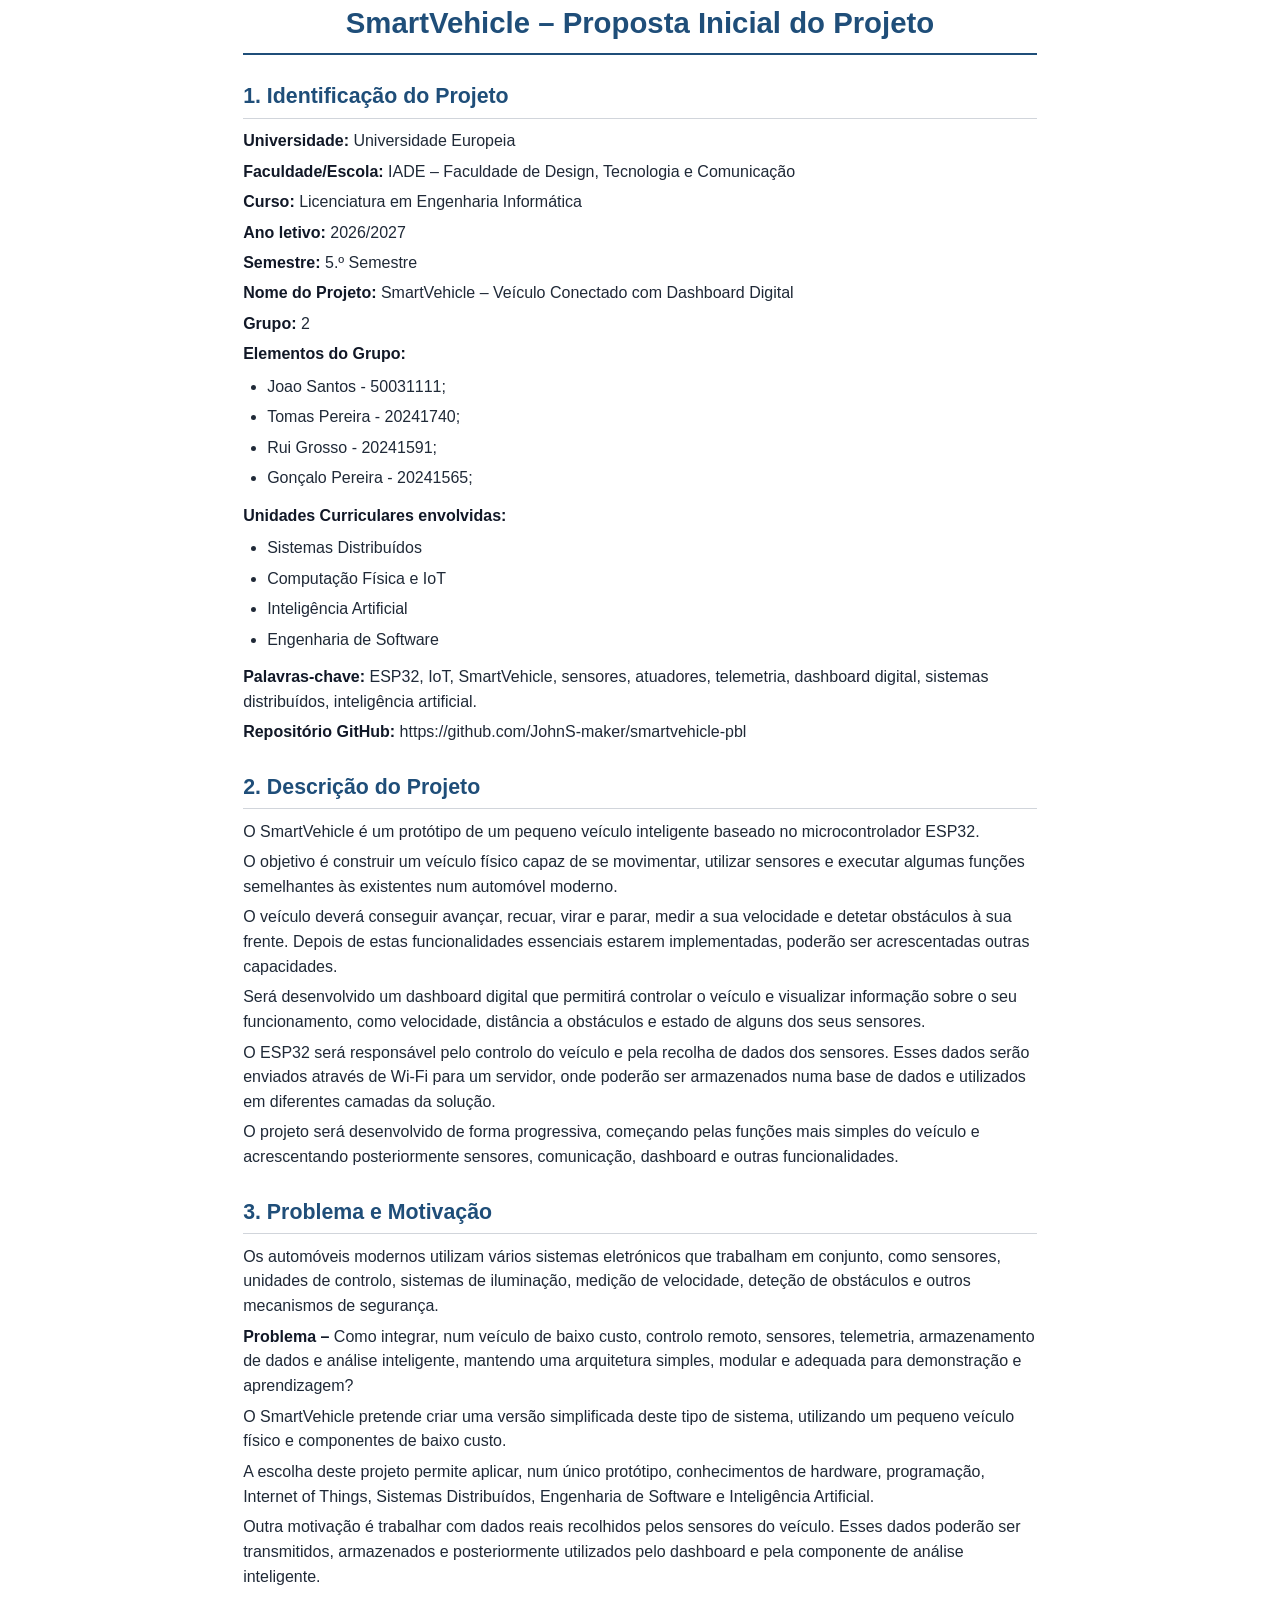
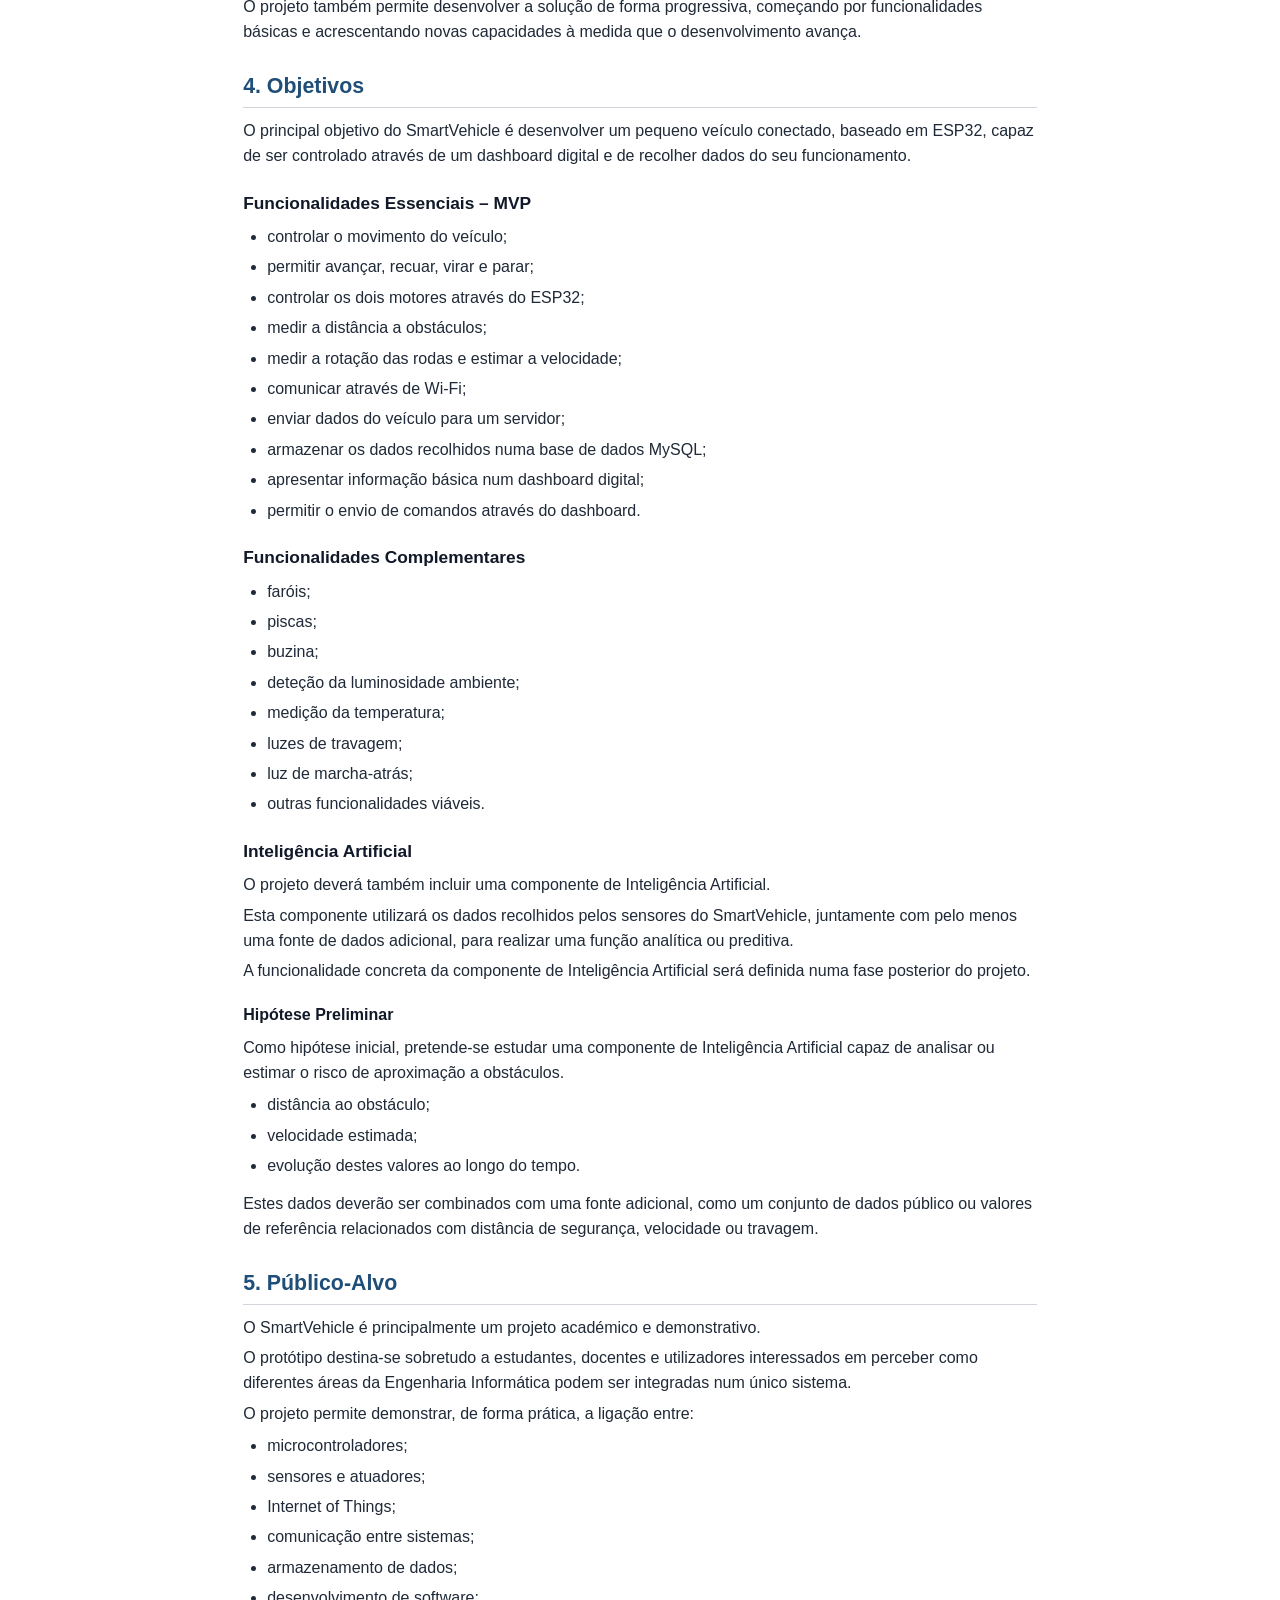
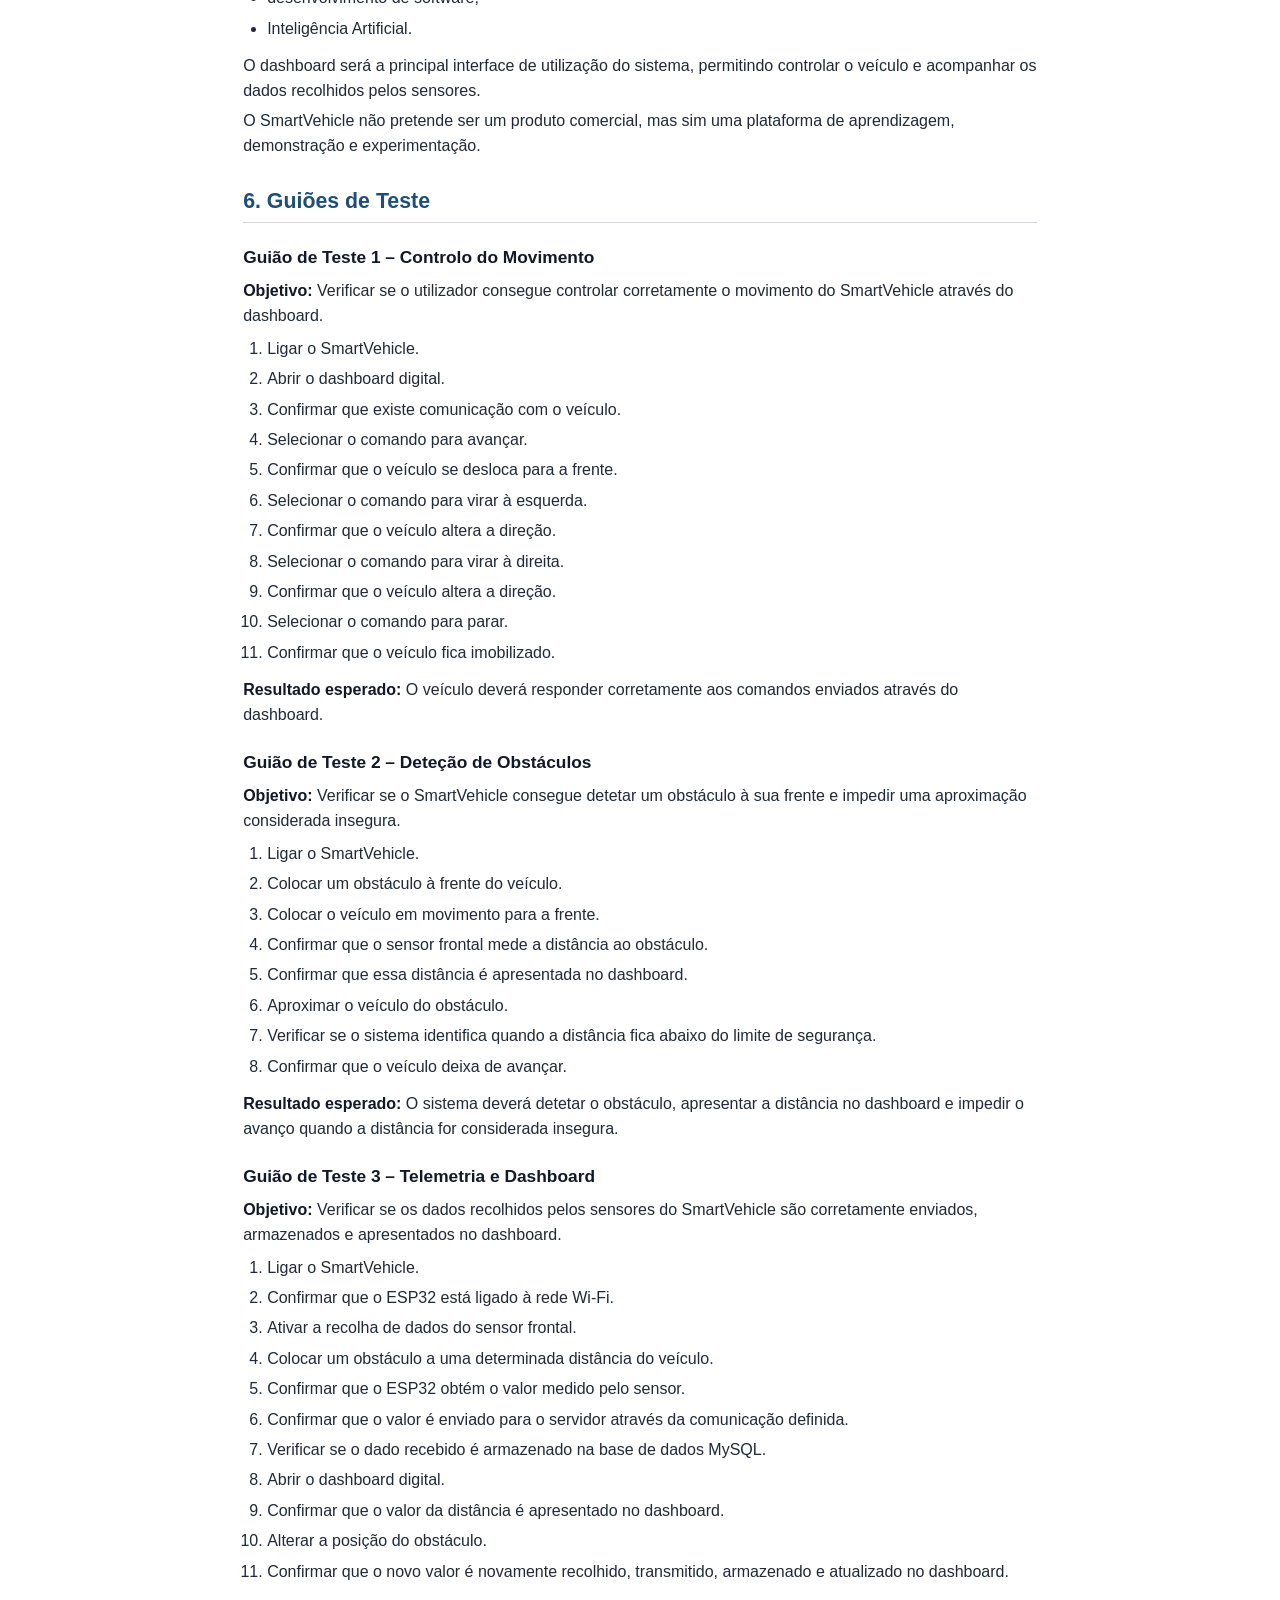
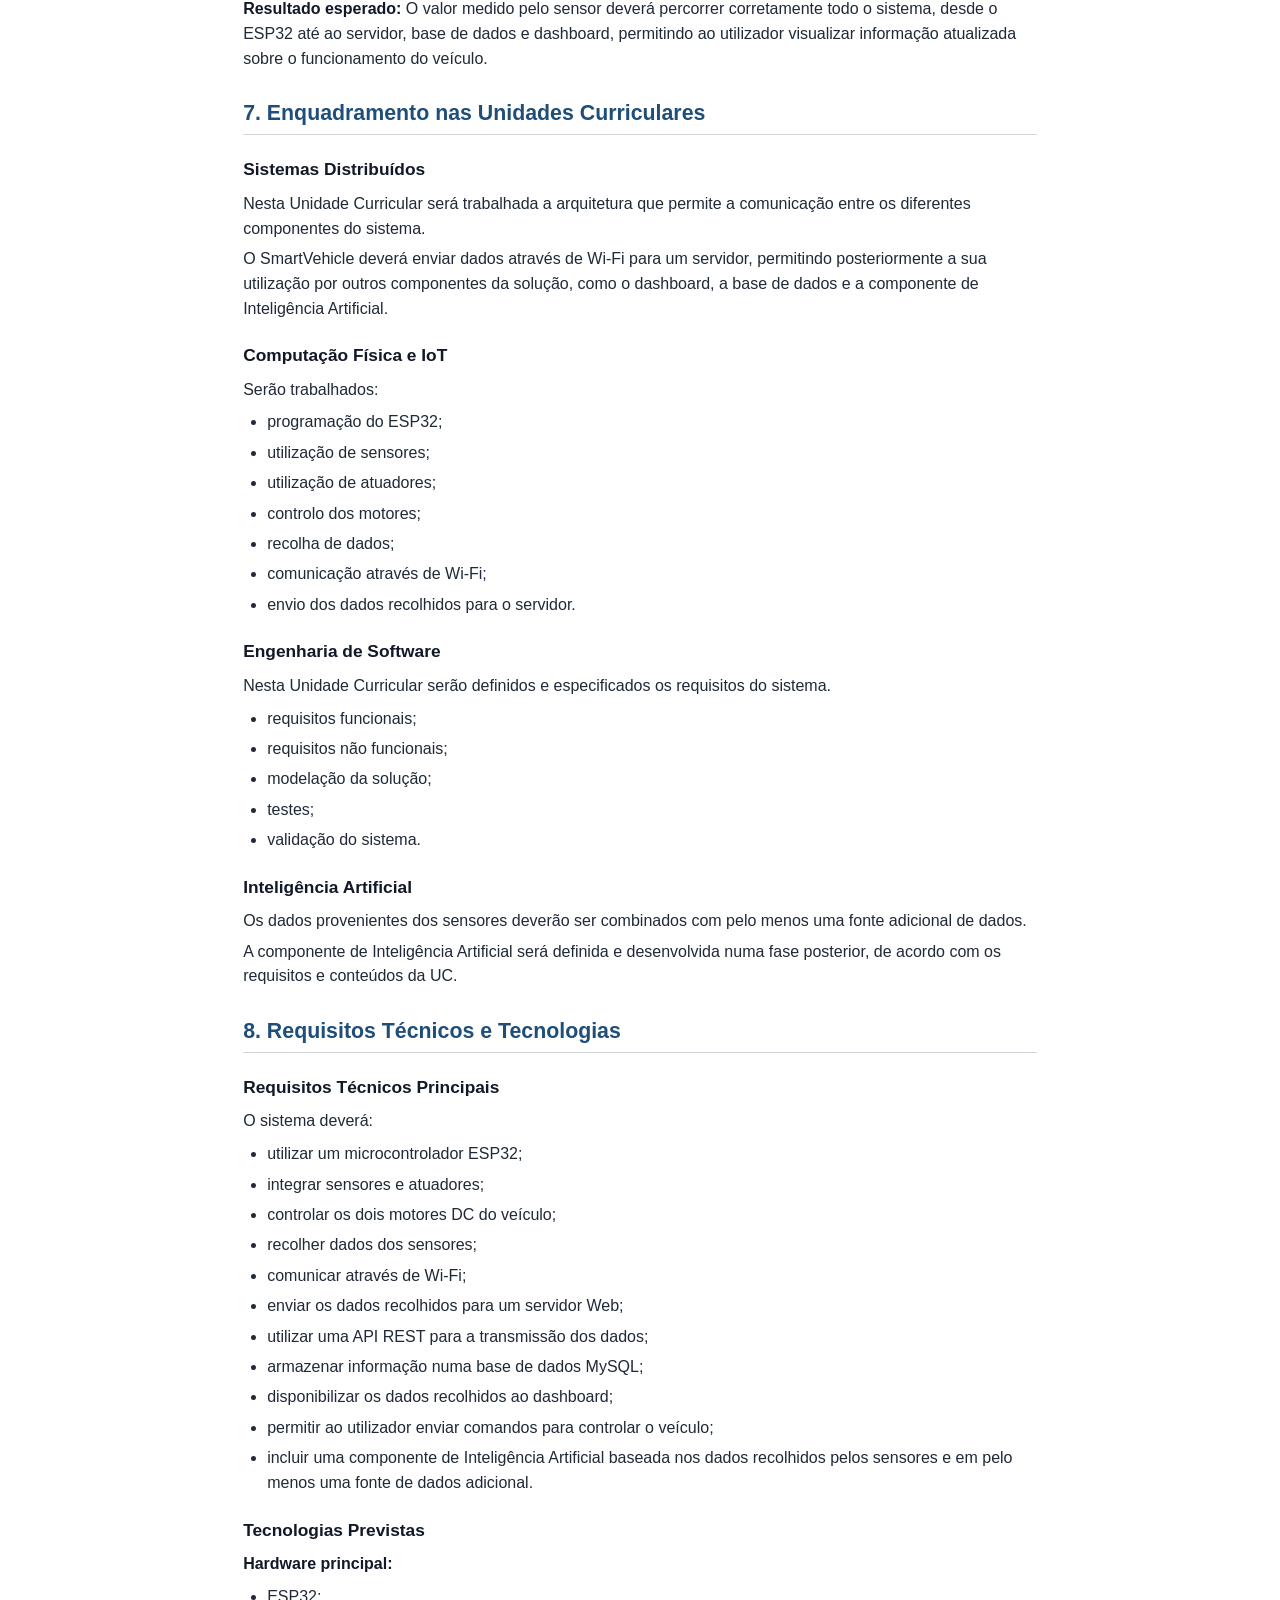
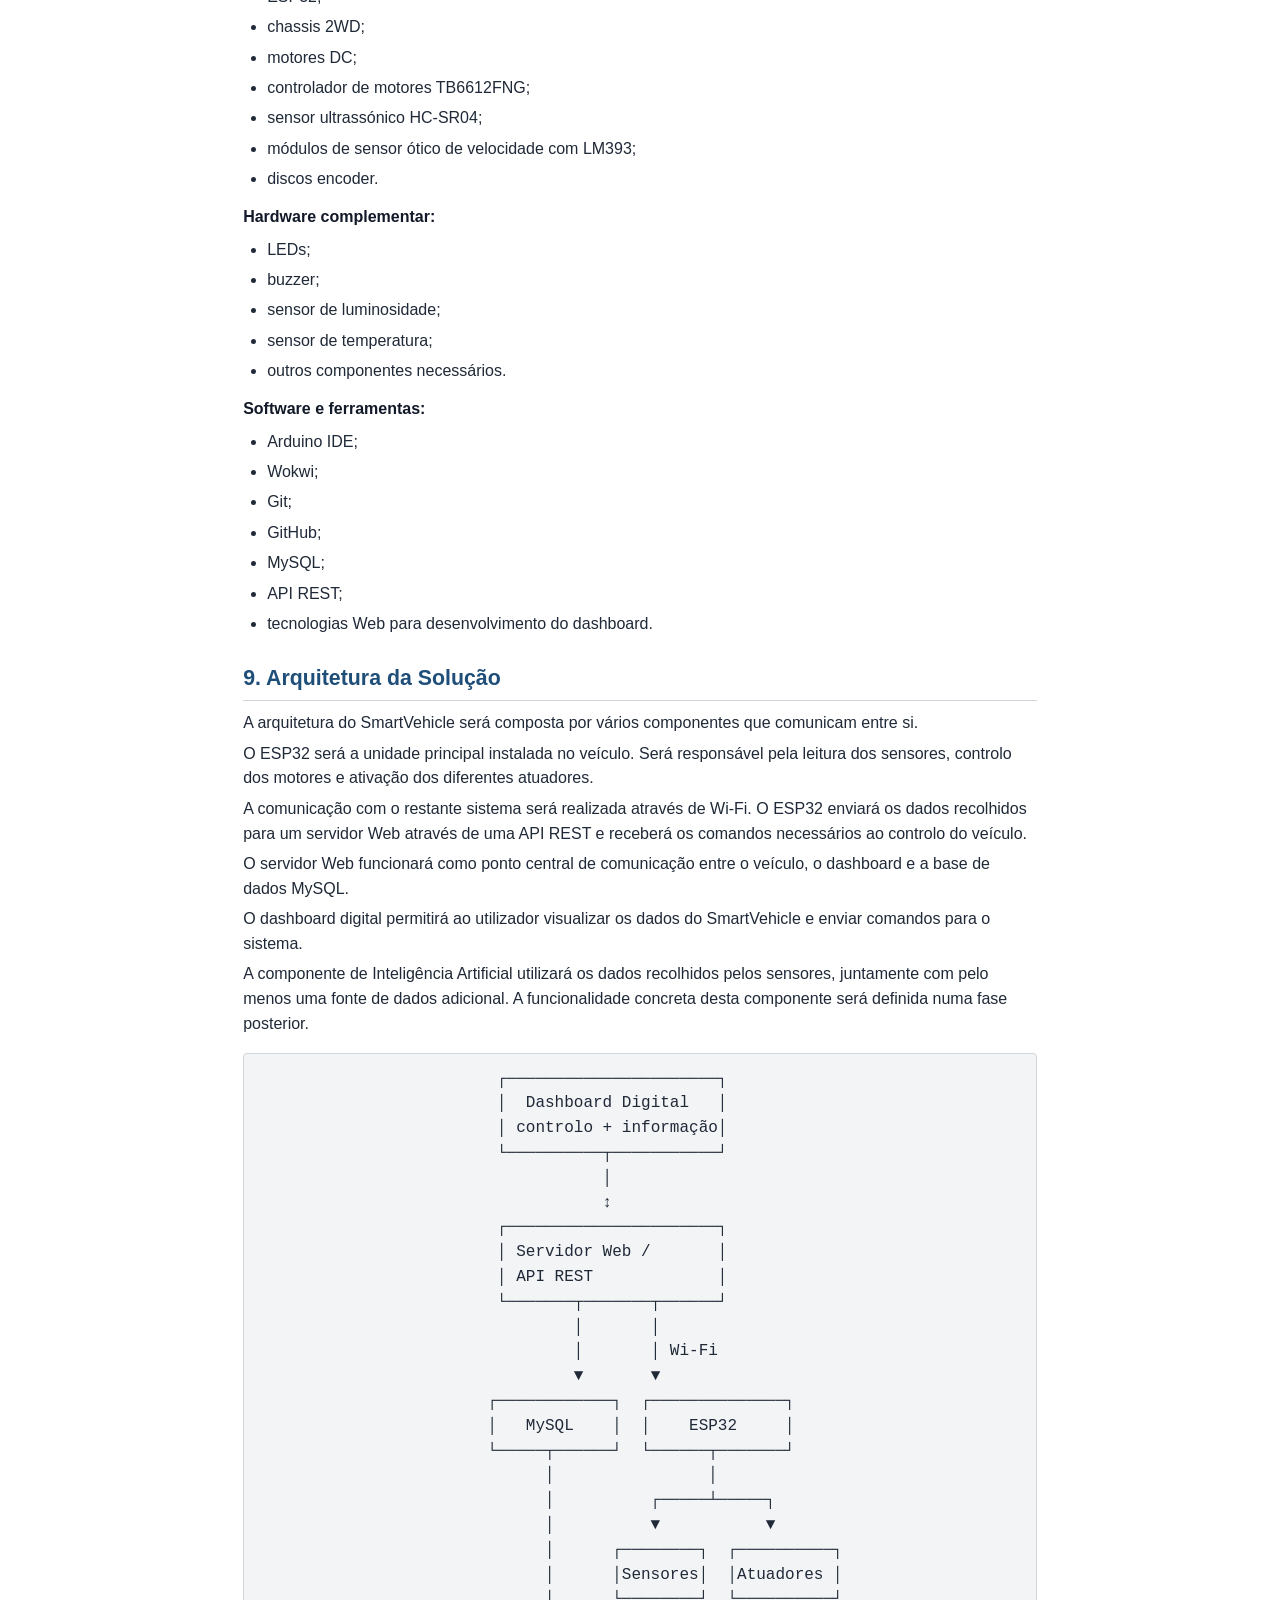
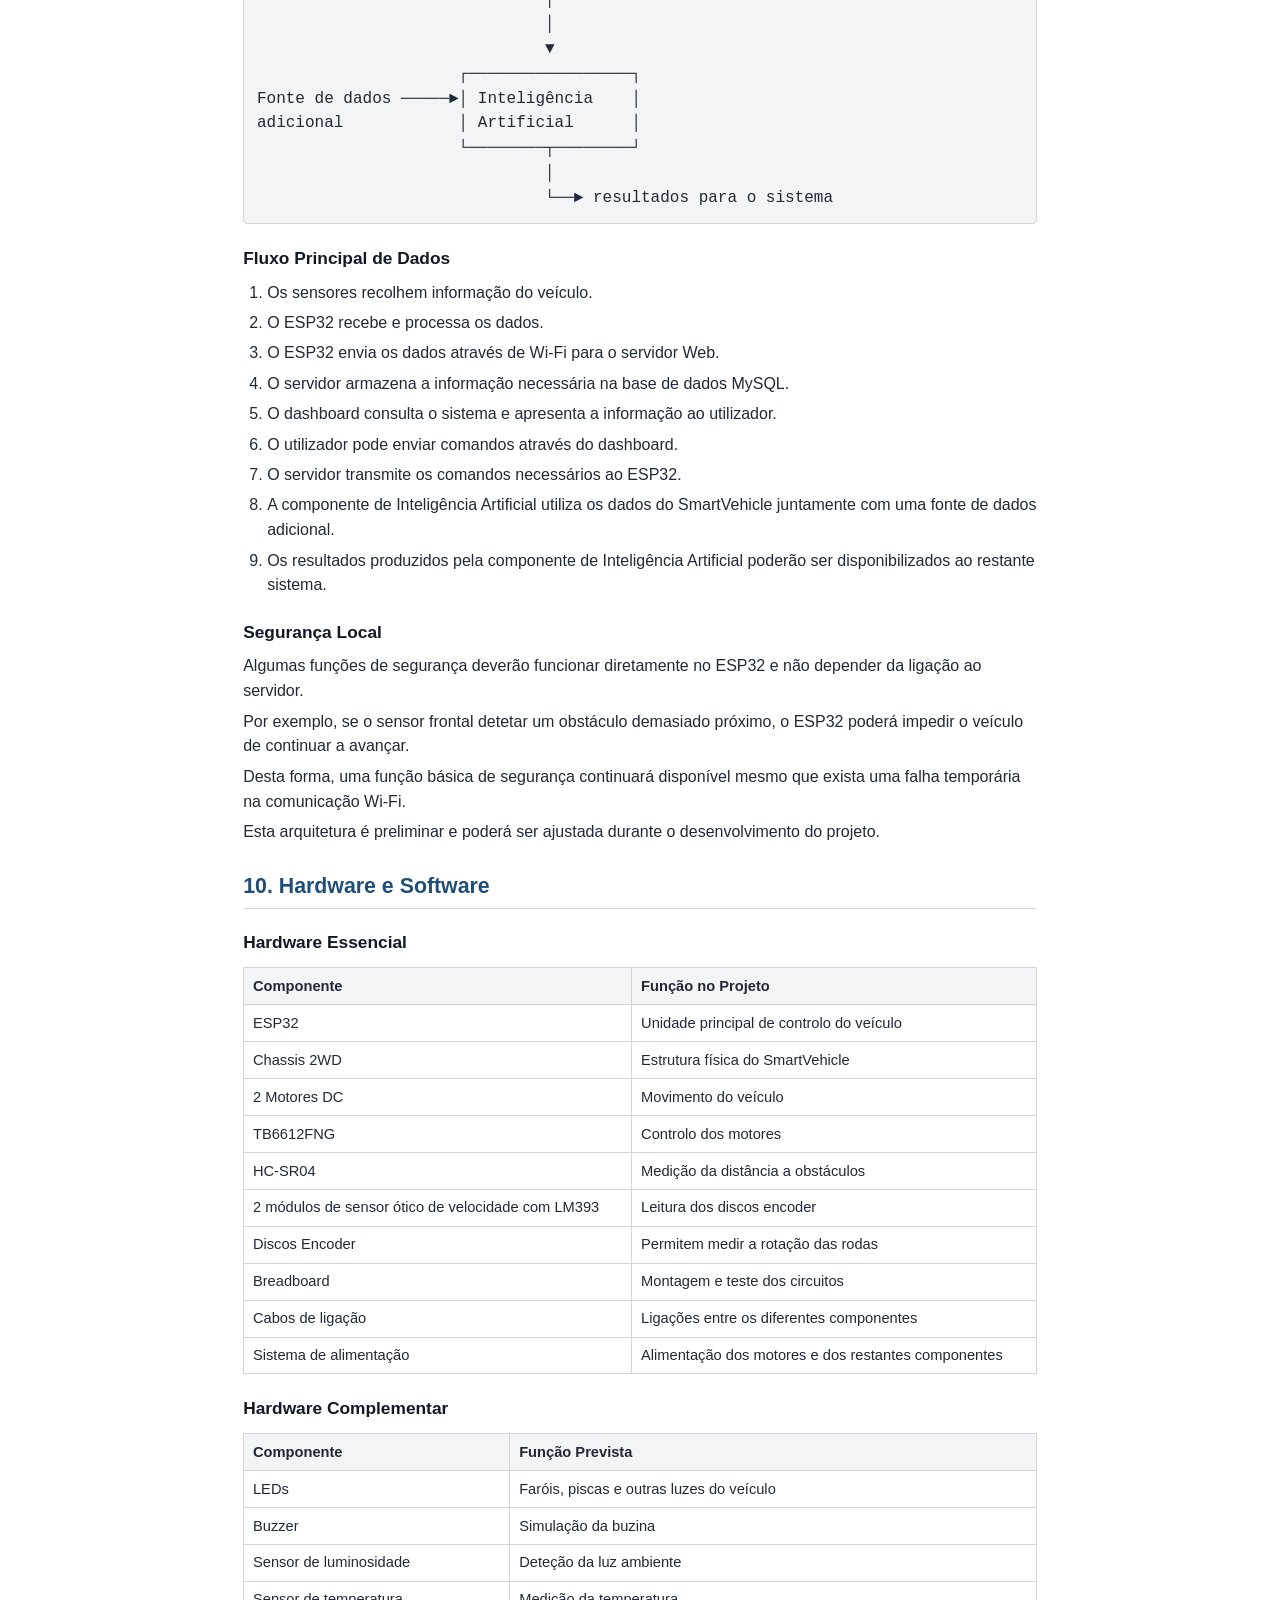
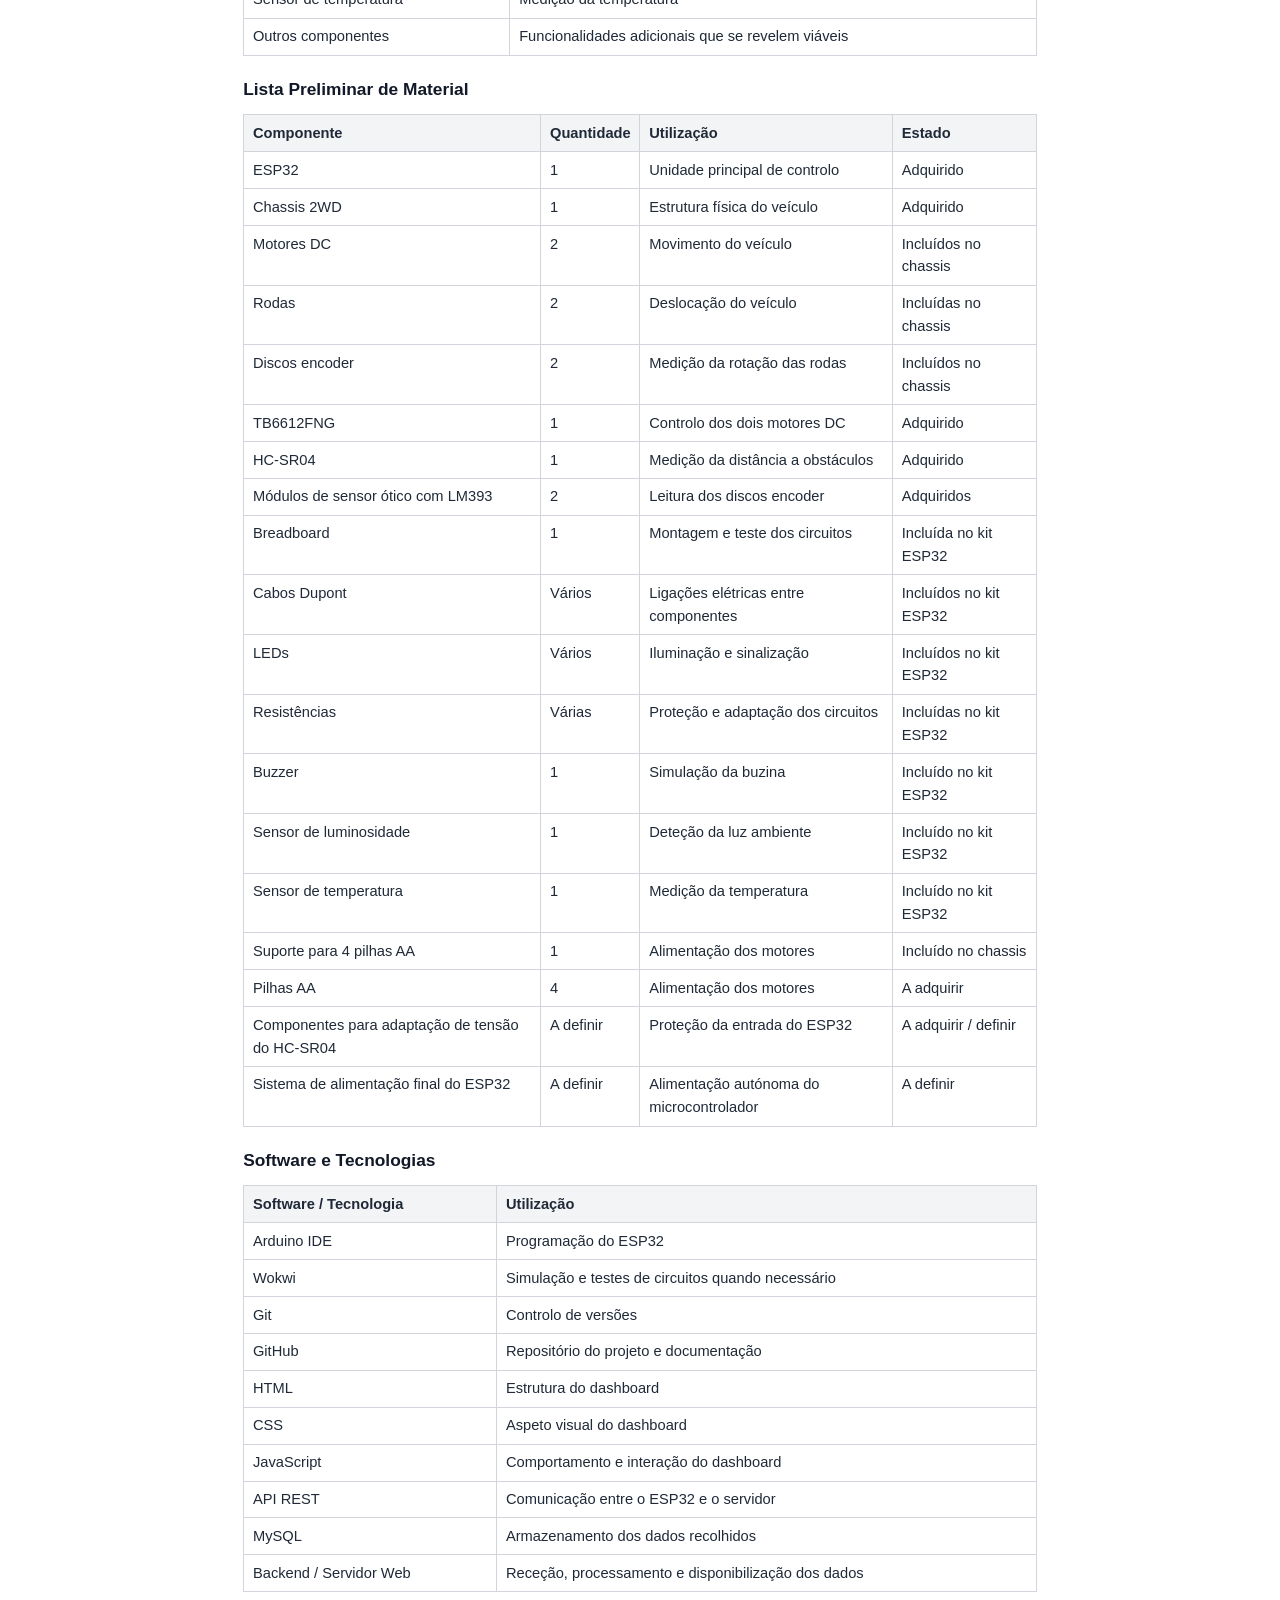
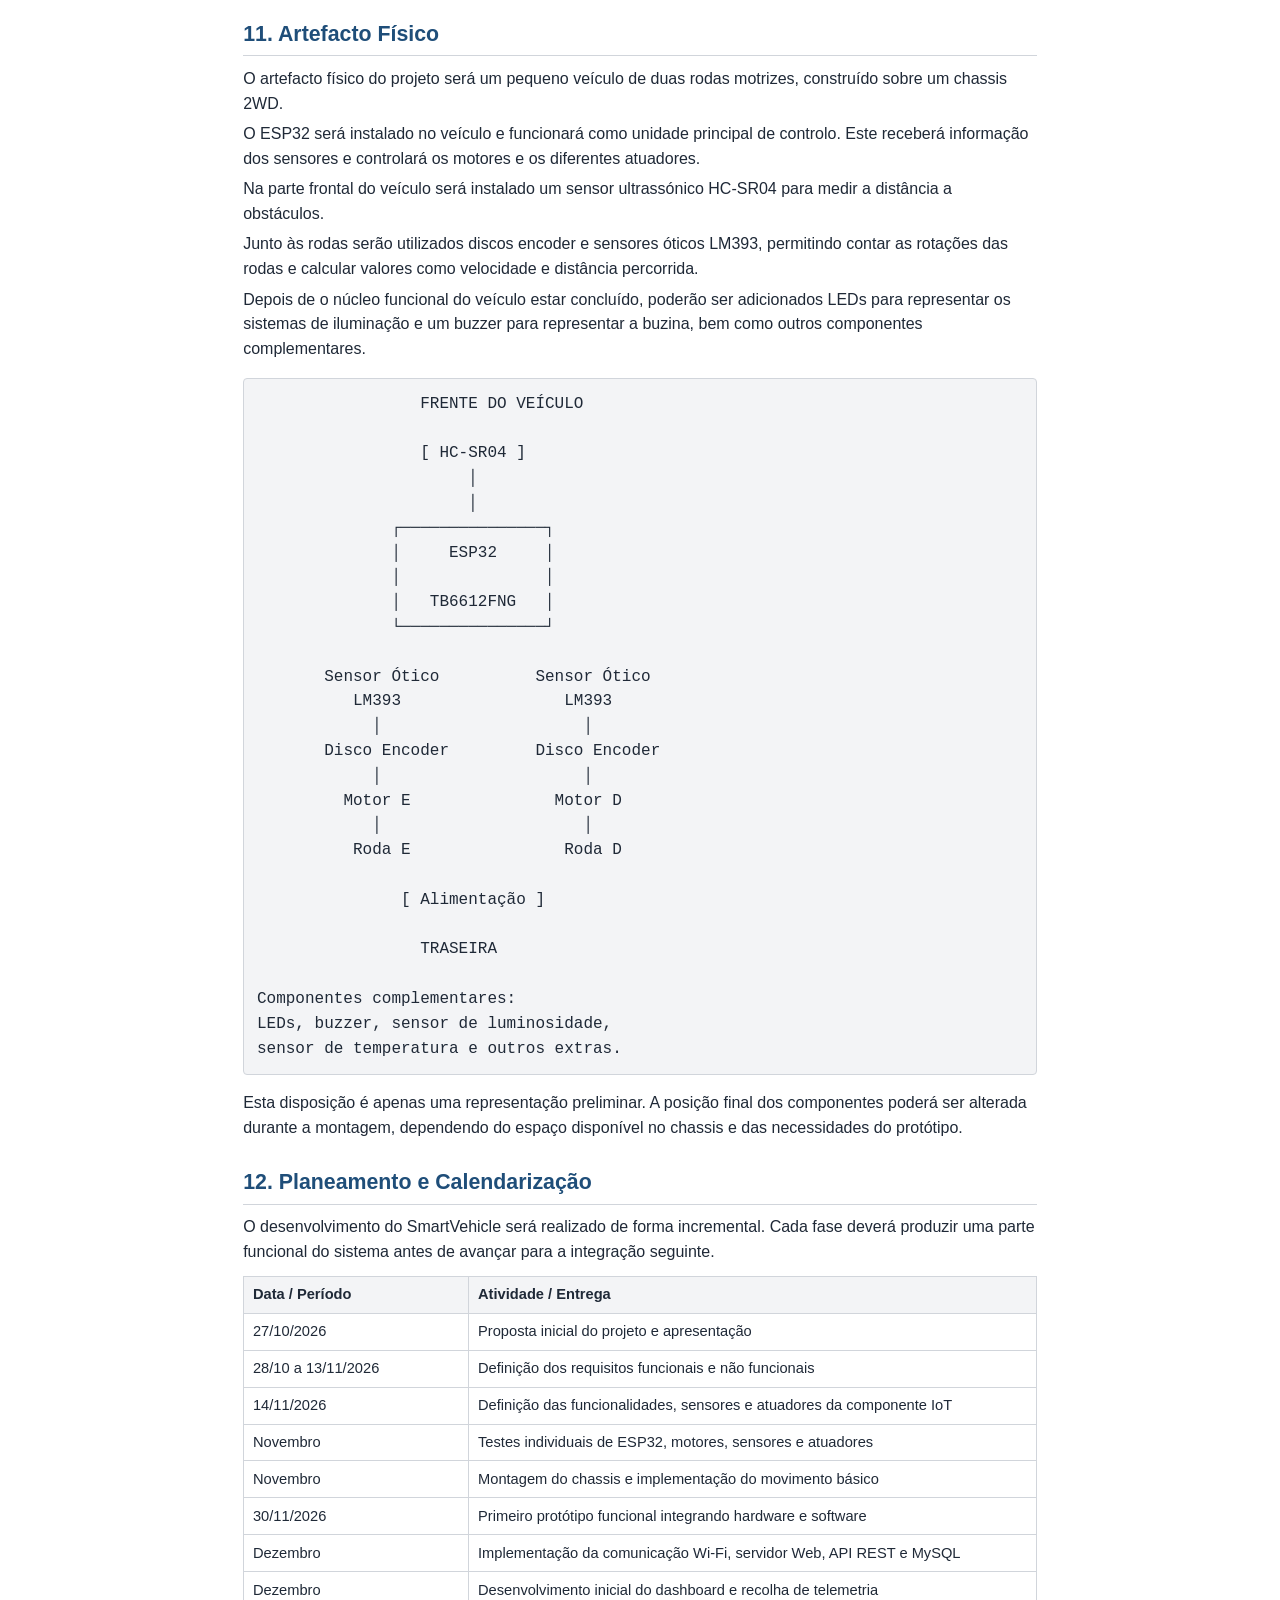
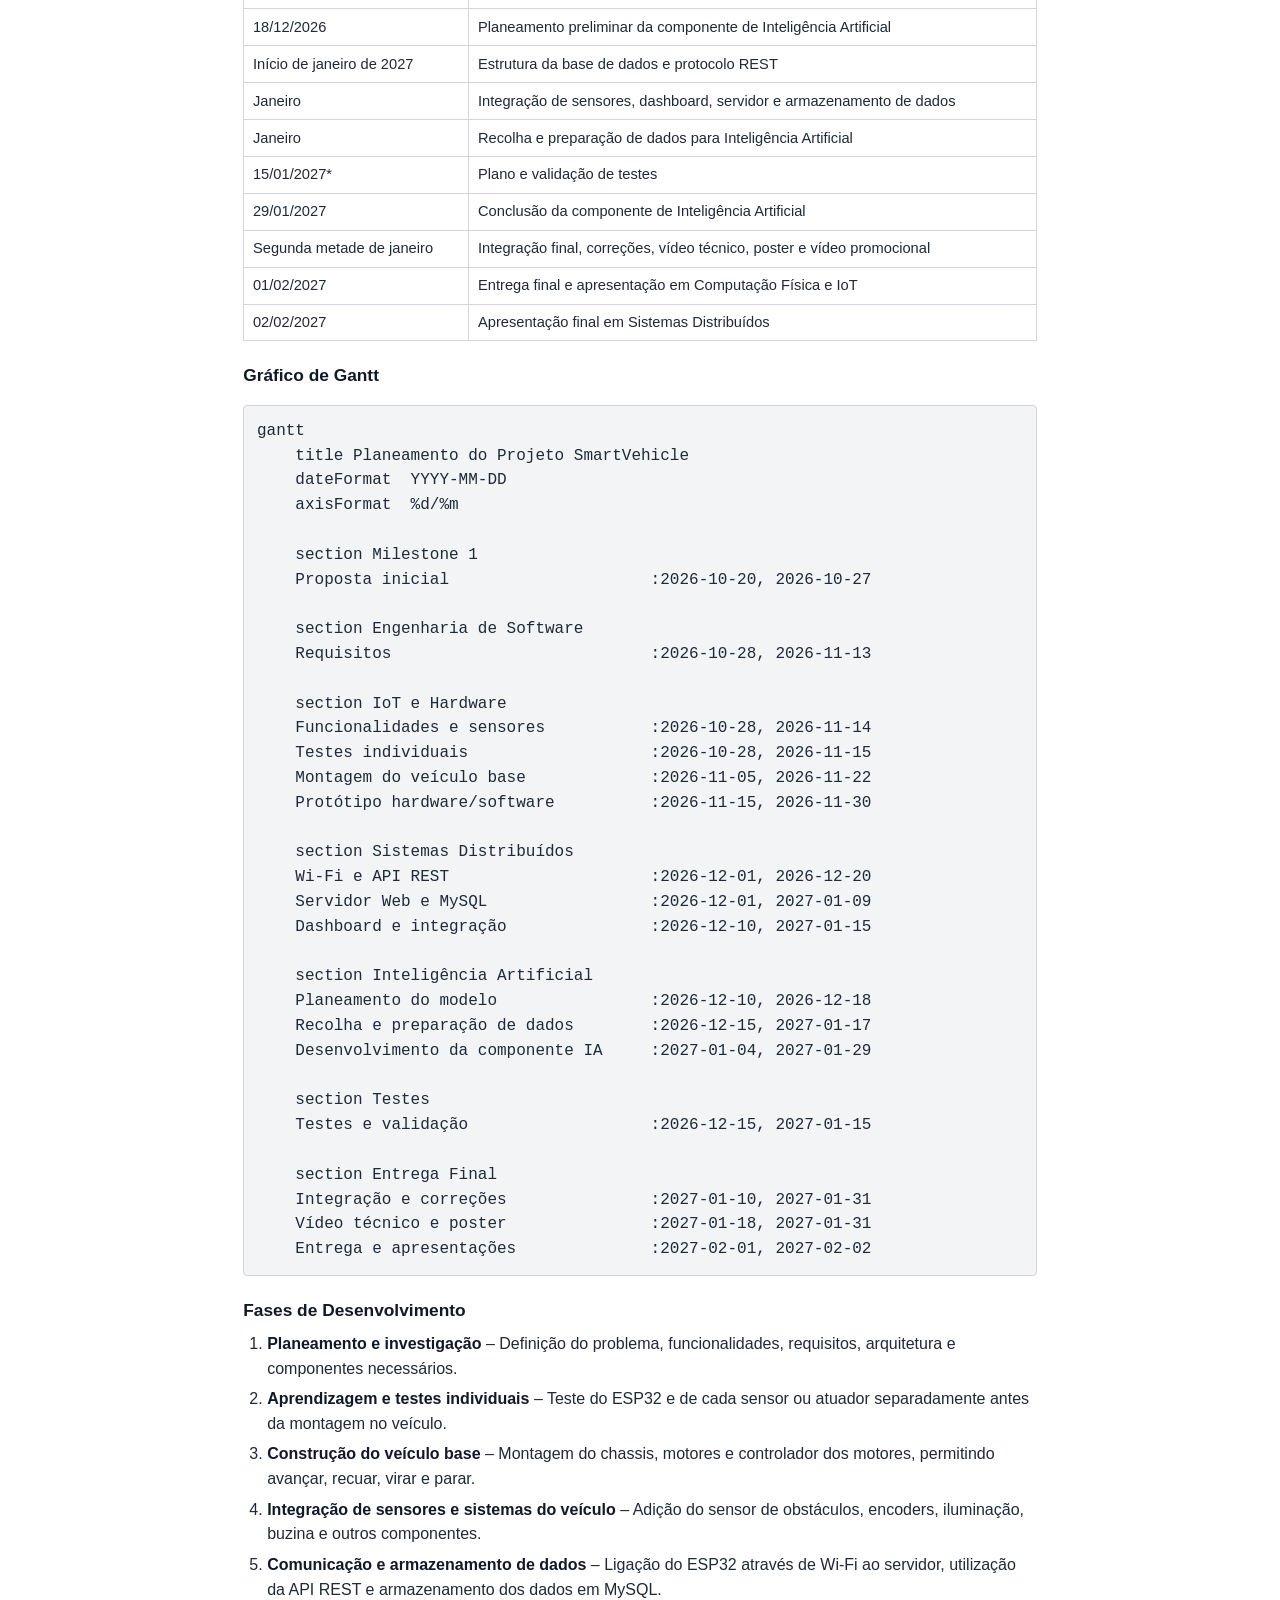
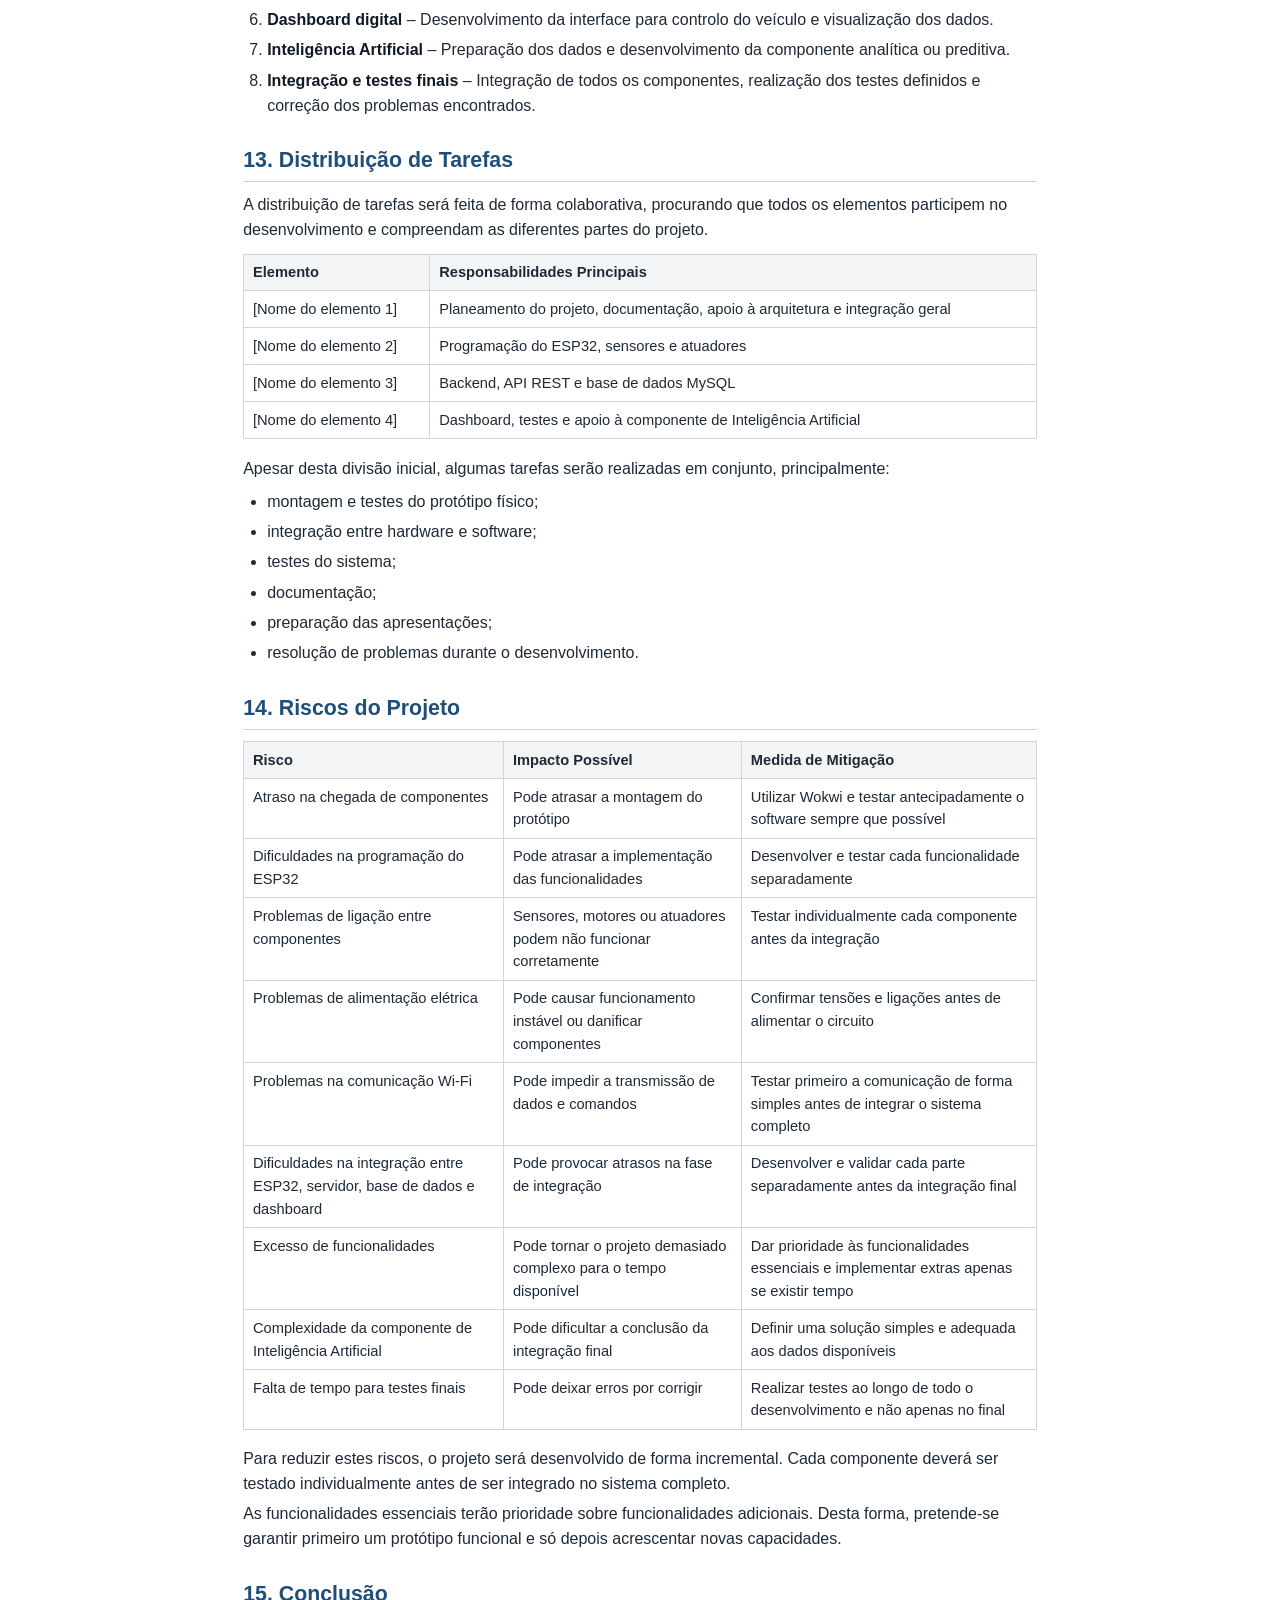
<file: Documentacao/1aEntrega/README-export.html>
<!DOCTYPE html>
<html lang="pt">
<head>
  <meta charset="UTF-8" />
  <meta name="viewport" content="width=device-width, initial-scale=1.0" />
  <title>SmartVehicle – Proposta Inicial do Projeto</title>
  <style>
    @page {
      size: A4 portrait;
      margin: 1.5cm;
    }

    :root {
      --bg: #ffffff;
      --text: #1f2937;
      --muted: #4b5563;
      --line: #d1d5db;
      --heading: #111827;
      --accent: #1f4e79;
    }

    * { box-sizing: border-box; }

    body {
      margin: 0;
      font-family: "Segoe UI", Arial, sans-serif;
      color: var(--text);
      background: var(--bg);
      line-height: 1.55;
      font-size: 12pt;
    }

    .page {
      max-width: 210mm;
      margin: 0 auto;
      padding: 0;
    }

    h1, h2, h3, h4 {
      color: var(--heading);
      page-break-after: avoid;
      margin-top: 1.2em;
      margin-bottom: 0.5em;
      font-weight: 700;
    }

    h1 {
      font-size: 22pt;
      text-align: center;
      margin-top: 0;
      margin-bottom: 0.8em;
      color: var(--accent);
      border-bottom: 2px solid var(--accent);
      padding-bottom: 0.25em;
    }

    h2 {
      font-size: 16pt;
      color: var(--accent);
      border-bottom: 1px solid var(--line);
      padding-bottom: 0.2em;
    }

    h3 {
      font-size: 13pt;
    }

    p, li {
      margin: 0.35em 0;
    }

    ul, ol {
      margin-top: 0.5em;
      margin-bottom: 0.8em;
      padding-left: 1.5em;
    }

    strong {
      color: var(--heading);
    }

    table {
      width: 100%;
      border-collapse: collapse;
      margin: 0.75em 0 1.2em;
      font-size: 11pt;
    }

    th, td {
      border: 1px solid var(--line);
      padding: 0.45em 0.6em;
      vertical-align: top;
      text-align: left;
    }

    th {
      background: #f3f4f6;
      font-weight: 700;
    }

    code, pre {
      font-family: Consolas, monospace;
      background: #f3f4f6;
      border-radius: 4px;
    }

    pre {
      padding: 0.8em;
      overflow-x: auto;
      border: 1px solid var(--line);
      white-space: pre-wrap;
      word-wrap: break-word;
    }

    blockquote {
      margin: 0.8em 0;
      padding-left: 1em;
      border-left: 4px solid var(--accent);
      color: var(--muted);
    }

    .meta {
      font-weight: 600;
      margin-bottom: 0.5em;
    }

    hr {
      border: none;
      border-top: 1px solid var(--line);
      margin: 1.2em 0;
    }

    @media print {
      body {
        -webkit-print-color-adjust: exact;
        print-color-adjust: exact;
      }
      .page {
        max-width: none;
      }
    }
  </style>
</head>
<body>
  <div class="page">
    <h1>SmartVehicle – Proposta Inicial do Projeto</h1>

    <h2>1. Identificação do Projeto</h2>

    <p><strong>Universidade:</strong> Universidade Europeia</p>
    <p><strong>Faculdade/Escola:</strong> IADE – Faculdade de Design, Tecnologia e Comunicação</p>
    <p><strong>Curso:</strong> Licenciatura em Engenharia Informática</p>
    <p><strong>Ano letivo:</strong> 2026/2027</p>
    <p><strong>Semestre:</strong> 5.º Semestre</p>

    <p><strong>Nome do Projeto:</strong> SmartVehicle – Veículo Conectado com Dashboard Digital</p>
    <p><strong>Grupo:</strong> 2</p>

    <p><strong>Elementos do Grupo:</strong></p>
    <ul>
      <li>Joao Santos - 50031111;</li>
      <li>Tomas Pereira - 20241740;</li>
      <li>Rui Grosso - 20241591;</li>
      <li>Gonçalo Pereira - 20241565;</li>
    </ul>

    <p><strong>Unidades Curriculares envolvidas:</strong></p>
    <ul>
      <li>Sistemas Distribuídos</li>
      <li>Computação Física e IoT</li>
      <li>Inteligência Artificial</li>
      <li>Engenharia de Software</li>
    </ul>

    <p><strong>Palavras-chave:</strong> ESP32, IoT, SmartVehicle, sensores, atuadores, telemetria, dashboard digital, sistemas distribuídos, inteligência artificial.</p>
    <p><strong>Repositório GitHub:</strong> https://github.com/JohnS-maker/smartvehicle-pbl</p>

    <h2>2. Descrição do Projeto</h2>

    <p>O SmartVehicle é um protótipo de um pequeno veículo inteligente baseado no microcontrolador ESP32.</p>
    <p>O objetivo é construir um veículo físico capaz de se movimentar, utilizar sensores e executar algumas funções semelhantes às existentes num automóvel moderno.</p>
    <p>O veículo deverá conseguir avançar, recuar, virar e parar, medir a sua velocidade e detetar obstáculos à sua frente. Depois de estas funcionalidades essenciais estarem implementadas, poderão ser acrescentadas outras capacidades.</p>
    <p>Será desenvolvido um dashboard digital que permitirá controlar o veículo e visualizar informação sobre o seu funcionamento, como velocidade, distância a obstáculos e estado de alguns dos seus sensores.</p>
    <p>O ESP32 será responsável pelo controlo do veículo e pela recolha de dados dos sensores. Esses dados serão enviados através de Wi-Fi para um servidor, onde poderão ser armazenados numa base de dados e utilizados em diferentes camadas da solução.</p>
    <p>O projeto será desenvolvido de forma progressiva, começando pelas funções mais simples do veículo e acrescentando posteriormente sensores, comunicação, dashboard e outras funcionalidades.</p>

    <h2>3. Problema e Motivação</h2>

    <p>Os automóveis modernos utilizam vários sistemas eletrónicos que trabalham em conjunto, como sensores, unidades de controlo, sistemas de iluminação, medição de velocidade, deteção de obstáculos e outros mecanismos de segurança.</p>
    <p><strong>Problema –</strong> Como integrar, num veículo de baixo custo, controlo remoto, sensores, telemetria, armazenamento de dados e análise inteligente, mantendo uma arquitetura simples, modular e adequada para demonstração e aprendizagem?</p>
    <p>O SmartVehicle pretende criar uma versão simplificada deste tipo de sistema, utilizando um pequeno veículo físico e componentes de baixo custo.</p>
    <p>A escolha deste projeto permite aplicar, num único protótipo, conhecimentos de hardware, programação, Internet of Things, Sistemas Distribuídos, Engenharia de Software e Inteligência Artificial.</p>
    <p>Outra motivação é trabalhar com dados reais recolhidos pelos sensores do veículo. Esses dados poderão ser transmitidos, armazenados e posteriormente utilizados pelo dashboard e pela componente de análise inteligente.</p>
    <p>O projeto também permite desenvolver a solução de forma progressiva, começando por funcionalidades básicas e acrescentando novas capacidades à medida que o desenvolvimento avança.</p>

    <h2>4. Objetivos</h2>

    <p>O principal objetivo do SmartVehicle é desenvolver um pequeno veículo conectado, baseado em ESP32, capaz de ser controlado através de um dashboard digital e de recolher dados do seu funcionamento.</p>

    <h3>Funcionalidades Essenciais – MVP</h3>
    <ul>
      <li>controlar o movimento do veículo;</li>
      <li>permitir avançar, recuar, virar e parar;</li>
      <li>controlar os dois motores através do ESP32;</li>
      <li>medir a distância a obstáculos;</li>
      <li>medir a rotação das rodas e estimar a velocidade;</li>
      <li>comunicar através de Wi-Fi;</li>
      <li>enviar dados do veículo para um servidor;</li>
      <li>armazenar os dados recolhidos numa base de dados MySQL;</li>
      <li>apresentar informação básica num dashboard digital;</li>
      <li>permitir o envio de comandos através do dashboard.</li>
    </ul>

    <h3>Funcionalidades Complementares</h3>
    <ul>
      <li>faróis;</li>
      <li>piscas;</li>
      <li>buzina;</li>
      <li>deteção da luminosidade ambiente;</li>
      <li>medição da temperatura;</li>
      <li>luzes de travagem;</li>
      <li>luz de marcha-atrás;</li>
      <li>outras funcionalidades viáveis.</li>
    </ul>

    <h3>Inteligência Artificial</h3>
    <p>O projeto deverá também incluir uma componente de Inteligência Artificial.</p>
    <p>Esta componente utilizará os dados recolhidos pelos sensores do SmartVehicle, juntamente com pelo menos uma fonte de dados adicional, para realizar uma função analítica ou preditiva.</p>
    <p>A funcionalidade concreta da componente de Inteligência Artificial será definida numa fase posterior do projeto.</p>

    <h4>Hipótese Preliminar</h4>
    <p>Como hipótese inicial, pretende-se estudar uma componente de Inteligência Artificial capaz de analisar ou estimar o risco de aproximação a obstáculos.</p>
    <ul>
      <li>distância ao obstáculo;</li>
      <li>velocidade estimada;</li>
      <li>evolução destes valores ao longo do tempo.</li>
    </ul>
    <p>Estes dados deverão ser combinados com uma fonte adicional, como um conjunto de dados público ou valores de referência relacionados com distância de segurança, velocidade ou travagem.</p>

    <h2>5. Público-Alvo</h2>

    <p>O SmartVehicle é principalmente um projeto académico e demonstrativo.</p>
    <p>O protótipo destina-se sobretudo a estudantes, docentes e utilizadores interessados em perceber como diferentes áreas da Engenharia Informática podem ser integradas num único sistema.</p>
    <p>O projeto permite demonstrar, de forma prática, a ligação entre:</p>
    <ul>
      <li>microcontroladores;</li>
      <li>sensores e atuadores;</li>
      <li>Internet of Things;</li>
      <li>comunicação entre sistemas;</li>
      <li>armazenamento de dados;</li>
      <li>desenvolvimento de software;</li>
      <li>Inteligência Artificial.</li>
    </ul>
    <p>O dashboard será a principal interface de utilização do sistema, permitindo controlar o veículo e acompanhar os dados recolhidos pelos sensores.</p>
    <p>O SmartVehicle não pretende ser um produto comercial, mas sim uma plataforma de aprendizagem, demonstração e experimentação.</p>

    <h2>6. Guiões de Teste</h2>

    <h3>Guião de Teste 1 – Controlo do Movimento</h3>
    <p><strong>Objetivo:</strong> Verificar se o utilizador consegue controlar corretamente o movimento do SmartVehicle através do dashboard.</p>
    <ol>
      <li>Ligar o SmartVehicle.</li>
      <li>Abrir o dashboard digital.</li>
      <li>Confirmar que existe comunicação com o veículo.</li>
      <li>Selecionar o comando para avançar.</li>
      <li>Confirmar que o veículo se desloca para a frente.</li>
      <li>Selecionar o comando para virar à esquerda.</li>
      <li>Confirmar que o veículo altera a direção.</li>
      <li>Selecionar o comando para virar à direita.</li>
      <li>Confirmar que o veículo altera a direção.</li>
      <li>Selecionar o comando para parar.</li>
      <li>Confirmar que o veículo fica imobilizado.</li>
    </ol>
    <p><strong>Resultado esperado:</strong> O veículo deverá responder corretamente aos comandos enviados através do dashboard.</p>

    <h3>Guião de Teste 2 – Deteção de Obstáculos</h3>
    <p><strong>Objetivo:</strong> Verificar se o SmartVehicle consegue detetar um obstáculo à sua frente e impedir uma aproximação considerada insegura.</p>
    <ol>
      <li>Ligar o SmartVehicle.</li>
      <li>Colocar um obstáculo à frente do veículo.</li>
      <li>Colocar o veículo em movimento para a frente.</li>
      <li>Confirmar que o sensor frontal mede a distância ao obstáculo.</li>
      <li>Confirmar que essa distância é apresentada no dashboard.</li>
      <li>Aproximar o veículo do obstáculo.</li>
      <li>Verificar se o sistema identifica quando a distância fica abaixo do limite de segurança.</li>
      <li>Confirmar que o veículo deixa de avançar.</li>
    </ol>
    <p><strong>Resultado esperado:</strong> O sistema deverá detetar o obstáculo, apresentar a distância no dashboard e impedir o avanço quando a distância for considerada insegura.</p>

    <h3>Guião de Teste 3 – Telemetria e Dashboard</h3>
    <p><strong>Objetivo:</strong> Verificar se os dados recolhidos pelos sensores do SmartVehicle são corretamente enviados, armazenados e apresentados no dashboard.</p>
    <ol>
      <li>Ligar o SmartVehicle.</li>
      <li>Confirmar que o ESP32 está ligado à rede Wi‑Fi.</li>
      <li>Ativar a recolha de dados do sensor frontal.</li>
      <li>Colocar um obstáculo a uma determinada distância do veículo.</li>
      <li>Confirmar que o ESP32 obtém o valor medido pelo sensor.</li>
      <li>Confirmar que o valor é enviado para o servidor através da comunicação definida.</li>
      <li>Verificar se o dado recebido é armazenado na base de dados MySQL.</li>
      <li>Abrir o dashboard digital.</li>
      <li>Confirmar que o valor da distância é apresentado no dashboard.</li>
      <li>Alterar a posição do obstáculo.</li>
      <li>Confirmar que o novo valor é novamente recolhido, transmitido, armazenado e atualizado no dashboard.</li>
    </ol>
    <p><strong>Resultado esperado:</strong> O valor medido pelo sensor deverá percorrer corretamente todo o sistema, desde o ESP32 até ao servidor, base de dados e dashboard, permitindo ao utilizador visualizar informação atualizada sobre o funcionamento do veículo.</p>

    <h2>7. Enquadramento nas Unidades Curriculares</h2>

    <h3>Sistemas Distribuídos</h3>
    <p>Nesta Unidade Curricular será trabalhada a arquitetura que permite a comunicação entre os diferentes componentes do sistema.</p>
    <p>O SmartVehicle deverá enviar dados através de Wi-Fi para um servidor, permitindo posteriormente a sua utilização por outros componentes da solução, como o dashboard, a base de dados e a componente de Inteligência Artificial.</p>

    <h3>Computação Física e IoT</h3>
    <p>Serão trabalhados:</p>
    <ul>
      <li>programação do ESP32;</li>
      <li>utilização de sensores;</li>
      <li>utilização de atuadores;</li>
      <li>controlo dos motores;</li>
      <li>recolha de dados;</li>
      <li>comunicação através de Wi-Fi;</li>
      <li>envio dos dados recolhidos para o servidor.</li>
    </ul>

    <h3>Engenharia de Software</h3>
    <p>Nesta Unidade Curricular serão definidos e especificados os requisitos do sistema.</p>
    <ul>
      <li>requisitos funcionais;</li>
      <li>requisitos não funcionais;</li>
      <li>modelação da solução;</li>
      <li>testes;</li>
      <li>validação do sistema.</li>
    </ul>

    <h3>Inteligência Artificial</h3>
    <p>Os dados provenientes dos sensores deverão ser combinados com pelo menos uma fonte adicional de dados.</p>
    <p>A componente de Inteligência Artificial será definida e desenvolvida numa fase posterior, de acordo com os requisitos e conteúdos da UC.</p>

    <h2>8. Requisitos Técnicos e Tecnologias</h2>

    <h3>Requisitos Técnicos Principais</h3>
    <p>O sistema deverá:</p>
    <ul>
      <li>utilizar um microcontrolador ESP32;</li>
      <li>integrar sensores e atuadores;</li>
      <li>controlar os dois motores DC do veículo;</li>
      <li>recolher dados dos sensores;</li>
      <li>comunicar através de Wi-Fi;</li>
      <li>enviar os dados recolhidos para um servidor Web;</li>
      <li>utilizar uma API REST para a transmissão dos dados;</li>
      <li>armazenar informação numa base de dados MySQL;</li>
      <li>disponibilizar os dados recolhidos ao dashboard;</li>
      <li>permitir ao utilizador enviar comandos para controlar o veículo;</li>
      <li>incluir uma componente de Inteligência Artificial baseada nos dados recolhidos pelos sensores e em pelo menos uma fonte de dados adicional.</li>
    </ul>

    <h3>Tecnologias Previstas</h3>
    <p><strong>Hardware principal:</strong></p>
    <ul>
      <li>ESP32;</li>
      <li>chassis 2WD;</li>
      <li>motores DC;</li>
      <li>controlador de motores TB6612FNG;</li>
      <li>sensor ultrassónico HC-SR04;</li>
      <li>módulos de sensor ótico de velocidade com LM393;</li>
      <li>discos encoder.</li>
    </ul>

    <p><strong>Hardware complementar:</strong></p>
    <ul>
      <li>LEDs;</li>
      <li>buzzer;</li>
      <li>sensor de luminosidade;</li>
      <li>sensor de temperatura;</li>
      <li>outros componentes necessários.</li>
    </ul>

    <p><strong>Software e ferramentas:</strong></p>
    <ul>
      <li>Arduino IDE;</li>
      <li>Wokwi;</li>
      <li>Git;</li>
      <li>GitHub;</li>
      <li>MySQL;</li>
      <li>API REST;</li>
      <li>tecnologias Web para desenvolvimento do dashboard.</li>
    </ul>

    <h2>9. Arquitetura da Solução</h2>

    <p>A arquitetura do SmartVehicle será composta por vários componentes que comunicam entre si.</p>
    <p>O ESP32 será a unidade principal instalada no veículo. Será responsável pela leitura dos sensores, controlo dos motores e ativação dos diferentes atuadores.</p>
    <p>A comunicação com o restante sistema será realizada através de Wi-Fi. O ESP32 enviará os dados recolhidos para um servidor Web através de uma API REST e receberá os comandos necessários ao controlo do veículo.</p>
    <p>O servidor Web funcionará como ponto central de comunicação entre o veículo, o dashboard e a base de dados MySQL.</p>
    <p>O dashboard digital permitirá ao utilizador visualizar os dados do SmartVehicle e enviar comandos para o sistema.</p>
    <p>A componente de Inteligência Artificial utilizará os dados recolhidos pelos sensores, juntamente com pelo menos uma fonte de dados adicional. A funcionalidade concreta desta componente será definida numa fase posterior.</p>

    <pre>                         ┌──────────────────────┐
                         │  Dashboard Digital   │
                         │ controlo + informação│
                         └──────────┬───────────┘
                                    │
                                    ↕
                         ┌──────────────────────┐
                         │ Servidor Web /       │
                         │ API REST             │
                         └───────┬───────┬──────┘
                                 │       │
                                 │       │ Wi‑Fi
                                 ▼       ▼
                        ┌────────────┐  ┌──────────────┐
                        │   MySQL    │  │    ESP32     │
                        └─────┬──────┘  └──────┬───────┘
                              │                │
                              │          ┌─────┴─────┐
                              │          ▼           ▼
                              │      ┌────────┐  ┌──────────┐
                              │      │Sensores│  │Atuadores │
                              │      └────────┘  └──────────┘
                              │
                              ▼
                     ┌─────────────────┐
Fonte de dados ─────►│ Inteligência    │
adicional            │ Artificial      │
                     └────────┬────────┘
                              │
                              └──► resultados para o sistema</pre>

    <h3>Fluxo Principal de Dados</h3>
    <ol>
      <li>Os sensores recolhem informação do veículo.</li>
      <li>O ESP32 recebe e processa os dados.</li>
      <li>O ESP32 envia os dados através de Wi‑Fi para o servidor Web.</li>
      <li>O servidor armazena a informação necessária na base de dados MySQL.</li>
      <li>O dashboard consulta o sistema e apresenta a informação ao utilizador.</li>
      <li>O utilizador pode enviar comandos através do dashboard.</li>
      <li>O servidor transmite os comandos necessários ao ESP32.</li>
      <li>A componente de Inteligência Artificial utiliza os dados do SmartVehicle juntamente com uma fonte de dados adicional.</li>
      <li>Os resultados produzidos pela componente de Inteligência Artificial poderão ser disponibilizados ao restante sistema.</li>
    </ol>

    <h3>Segurança Local</h3>
    <p>Algumas funções de segurança deverão funcionar diretamente no ESP32 e não depender da ligação ao servidor.</p>
    <p>Por exemplo, se o sensor frontal detetar um obstáculo demasiado próximo, o ESP32 poderá impedir o veículo de continuar a avançar.</p>
    <p>Desta forma, uma função básica de segurança continuará disponível mesmo que exista uma falha temporária na comunicação Wi‑Fi.</p>
    <p>Esta arquitetura é preliminar e poderá ser ajustada durante o desenvolvimento do projeto.</p>

    <h2>10. Hardware e Software</h2>

    <h3>Hardware Essencial</h3>
    <table>
      <thead>
        <tr><th>Componente</th><th>Função no Projeto</th></tr>
      </thead>
      <tbody>
        <tr><td>ESP32</td><td>Unidade principal de controlo do veículo</td></tr>
        <tr><td>Chassis 2WD</td><td>Estrutura física do SmartVehicle</td></tr>
        <tr><td>2 Motores DC</td><td>Movimento do veículo</td></tr>
        <tr><td>TB6612FNG</td><td>Controlo dos motores</td></tr>
        <tr><td>HC-SR04</td><td>Medição da distância a obstáculos</td></tr>
        <tr><td>2 módulos de sensor ótico de velocidade com LM393</td><td>Leitura dos discos encoder</td></tr>
        <tr><td>Discos Encoder</td><td>Permitem medir a rotação das rodas</td></tr>
        <tr><td>Breadboard</td><td>Montagem e teste dos circuitos</td></tr>
        <tr><td>Cabos de ligação</td><td>Ligações entre os diferentes componentes</td></tr>
        <tr><td>Sistema de alimentação</td><td>Alimentação dos motores e dos restantes componentes</td></tr>
      </tbody>
    </table>

    <h3>Hardware Complementar</h3>
    <table>
      <thead>
        <tr><th>Componente</th><th>Função Prevista</th></tr>
      </thead>
      <tbody>
        <tr><td>LEDs</td><td>Faróis, piscas e outras luzes do veículo</td></tr>
        <tr><td>Buzzer</td><td>Simulação da buzina</td></tr>
        <tr><td>Sensor de luminosidade</td><td>Deteção da luz ambiente</td></tr>
        <tr><td>Sensor de temperatura</td><td>Medição da temperatura</td></tr>
        <tr><td>Outros componentes</td><td>Funcionalidades adicionais que se revelem viáveis</td></tr>
      </tbody>
    </table>

    <h3>Lista Preliminar de Material</h3>
    <table>
      <thead>
        <tr><th>Componente</th><th>Quantidade</th><th>Utilização</th><th>Estado</th></tr>
      </thead>
      <tbody>
        <tr><td>ESP32</td><td>1</td><td>Unidade principal de controlo</td><td>Adquirido</td></tr>
        <tr><td>Chassis 2WD</td><td>1</td><td>Estrutura física do veículo</td><td>Adquirido</td></tr>
        <tr><td>Motores DC</td><td>2</td><td>Movimento do veículo</td><td>Incluídos no chassis</td></tr>
        <tr><td>Rodas</td><td>2</td><td>Deslocação do veículo</td><td>Incluídas no chassis</td></tr>
        <tr><td>Discos encoder</td><td>2</td><td>Medição da rotação das rodas</td><td>Incluídos no chassis</td></tr>
        <tr><td>TB6612FNG</td><td>1</td><td>Controlo dos dois motores DC</td><td>Adquirido</td></tr>
        <tr><td>HC-SR04</td><td>1</td><td>Medição da distância a obstáculos</td><td>Adquirido</td></tr>
        <tr><td>Módulos de sensor ótico com LM393</td><td>2</td><td>Leitura dos discos encoder</td><td>Adquiridos</td></tr>
        <tr><td>Breadboard</td><td>1</td><td>Montagem e teste dos circuitos</td><td>Incluída no kit ESP32</td></tr>
        <tr><td>Cabos Dupont</td><td>Vários</td><td>Ligações elétricas entre componentes</td><td>Incluídos no kit ESP32</td></tr>
        <tr><td>LEDs</td><td>Vários</td><td>Iluminação e sinalização</td><td>Incluídos no kit ESP32</td></tr>
        <tr><td>Resistências</td><td>Várias</td><td>Proteção e adaptação dos circuitos</td><td>Incluídas no kit ESP32</td></tr>
        <tr><td>Buzzer</td><td>1</td><td>Simulação da buzina</td><td>Incluído no kit ESP32</td></tr>
        <tr><td>Sensor de luminosidade</td><td>1</td><td>Deteção da luz ambiente</td><td>Incluído no kit ESP32</td></tr>
        <tr><td>Sensor de temperatura</td><td>1</td><td>Medição da temperatura</td><td>Incluído no kit ESP32</td></tr>
        <tr><td>Suporte para 4 pilhas AA</td><td>1</td><td>Alimentação dos motores</td><td>Incluído no chassis</td></tr>
        <tr><td>Pilhas AA</td><td>4</td><td>Alimentação dos motores</td><td>A adquirir</td></tr>
        <tr><td>Componentes para adaptação de tensão do HC-SR04</td><td>A definir</td><td>Proteção da entrada do ESP32</td><td>A adquirir / definir</td></tr>
        <tr><td>Sistema de alimentação final do ESP32</td><td>A definir</td><td>Alimentação autónoma do microcontrolador</td><td>A definir</td></tr>
      </tbody>
    </table>

    <h3>Software e Tecnologias</h3>
    <table>
      <thead>
        <tr><th>Software / Tecnologia</th><th>Utilização</th></tr>
      </thead>
      <tbody>
        <tr><td>Arduino IDE</td><td>Programação do ESP32</td></tr>
        <tr><td>Wokwi</td><td>Simulação e testes de circuitos quando necessário</td></tr>
        <tr><td>Git</td><td>Controlo de versões</td></tr>
        <tr><td>GitHub</td><td>Repositório do projeto e documentação</td></tr>
        <tr><td>HTML</td><td>Estrutura do dashboard</td></tr>
        <tr><td>CSS</td><td>Aspeto visual do dashboard</td></tr>
        <tr><td>JavaScript</td><td>Comportamento e interação do dashboard</td></tr>
        <tr><td>API REST</td><td>Comunicação entre o ESP32 e o servidor</td></tr>
        <tr><td>MySQL</td><td>Armazenamento dos dados recolhidos</td></tr>
        <tr><td>Backend / Servidor Web</td><td>Receção, processamento e disponibilização dos dados</td></tr>
      </tbody>
    </table>

    <h2>11. Artefacto Físico</h2>

    <p>O artefacto físico do projeto será um pequeno veículo de duas rodas motrizes, construído sobre um chassis 2WD.</p>
    <p>O ESP32 será instalado no veículo e funcionará como unidade principal de controlo. Este receberá informação dos sensores e controlará os motores e os diferentes atuadores.</p>
    <p>Na parte frontal do veículo será instalado um sensor ultrassónico HC-SR04 para medir a distância a obstáculos.</p>
    <p>Junto às rodas serão utilizados discos encoder e sensores óticos LM393, permitindo contar as rotações das rodas e calcular valores como velocidade e distância percorrida.</p>
    <p>Depois de o núcleo funcional do veículo estar concluído, poderão ser adicionados LEDs para representar os sistemas de iluminação e um buzzer para representar a buzina, bem como outros componentes complementares.</p>

    <pre>                 FRENTE DO VEÍCULO

                 [ HC-SR04 ]
                      │
                      │
              ┌───────────────┐
              │     ESP32     │
              │               │
              │   TB6612FNG   │
              └───────────────┘

       Sensor Ótico          Sensor Ótico
          LM393                 LM393
            │                     │
       Disco Encoder         Disco Encoder
            │                     │
         Motor E               Motor D
            │                     │
          Roda E                Roda D

               [ Alimentação ]

                 TRASEIRA

Componentes complementares:
LEDs, buzzer, sensor de luminosidade,
sensor de temperatura e outros extras.</pre>

    <p>Esta disposição é apenas uma representação preliminar. A posição final dos componentes poderá ser alterada durante a montagem, dependendo do espaço disponível no chassis e das necessidades do protótipo.</p>

    <h2>12. Planeamento e Calendarização</h2>

    <p>O desenvolvimento do SmartVehicle será realizado de forma incremental. Cada fase deverá produzir uma parte funcional do sistema antes de avançar para a integração seguinte.</p>

    <table>
      <thead>
        <tr><th>Data / Período</th><th>Atividade / Entrega</th></tr>
      </thead>
      <tbody>
        <tr><td>27/10/2026</td><td>Proposta inicial do projeto e apresentação</td></tr>
        <tr><td>28/10 a 13/11/2026</td><td>Definição dos requisitos funcionais e não funcionais</td></tr>
        <tr><td>14/11/2026</td><td>Definição das funcionalidades, sensores e atuadores da componente IoT</td></tr>
        <tr><td>Novembro</td><td>Testes individuais de ESP32, motores, sensores e atuadores</td></tr>
        <tr><td>Novembro</td><td>Montagem do chassis e implementação do movimento básico</td></tr>
        <tr><td>30/11/2026</td><td>Primeiro protótipo funcional integrando hardware e software</td></tr>
        <tr><td>Dezembro</td><td>Implementação da comunicação Wi-Fi, servidor Web, API REST e MySQL</td></tr>
        <tr><td>Dezembro</td><td>Desenvolvimento inicial do dashboard e recolha de telemetria</td></tr>
        <tr><td>18/12/2026</td><td>Planeamento preliminar da componente de Inteligência Artificial</td></tr>
        <tr><td>Início de janeiro de 2027</td><td>Estrutura da base de dados e protocolo REST</td></tr>
        <tr><td>Janeiro</td><td>Integração de sensores, dashboard, servidor e armazenamento de dados</td></tr>
        <tr><td>Janeiro</td><td>Recolha e preparação de dados para Inteligência Artificial</td></tr>
        <tr><td>15/01/2027*</td><td>Plano e validação de testes</td></tr>
        <tr><td>29/01/2027</td><td>Conclusão da componente de Inteligência Artificial</td></tr>
        <tr><td>Segunda metade de janeiro</td><td>Integração final, correções, vídeo técnico, poster e vídeo promocional</td></tr>
        <tr><td>01/02/2027</td><td>Entrega final e apresentação em Computação Física e IoT</td></tr>
        <tr><td>02/02/2027</td><td>Apresentação final em Sistemas Distribuídos</td></tr>
      </tbody>
    </table>

    <h3>Gráfico de Gantt</h3>
    <pre>gantt
    title Planeamento do Projeto SmartVehicle
    dateFormat  YYYY-MM-DD
    axisFormat  %d/%m

    section Milestone 1
    Proposta inicial                     :2026-10-20, 2026-10-27

    section Engenharia de Software
    Requisitos                           :2026-10-28, 2026-11-13

    section IoT e Hardware
    Funcionalidades e sensores           :2026-10-28, 2026-11-14
    Testes individuais                   :2026-10-28, 2026-11-15
    Montagem do veículo base             :2026-11-05, 2026-11-22
    Protótipo hardware/software          :2026-11-15, 2026-11-30

    section Sistemas Distribuídos
    Wi-Fi e API REST                     :2026-12-01, 2026-12-20
    Servidor Web e MySQL                 :2026-12-01, 2027-01-09
    Dashboard e integração               :2026-12-10, 2027-01-15

    section Inteligência Artificial
    Planeamento do modelo                :2026-12-10, 2026-12-18
    Recolha e preparação de dados        :2026-12-15, 2027-01-17
    Desenvolvimento da componente IA     :2027-01-04, 2027-01-29

    section Testes
    Testes e validação                   :2026-12-15, 2027-01-15

    section Entrega Final
    Integração e correções               :2027-01-10, 2027-01-31
    Vídeo técnico e poster               :2027-01-18, 2027-01-31
    Entrega e apresentações              :2027-02-01, 2027-02-02</pre>

    <h3>Fases de Desenvolvimento</h3>
    <ol>
      <li><strong>Planeamento e investigação</strong> – Definição do problema, funcionalidades, requisitos, arquitetura e componentes necessários.</li>
      <li><strong>Aprendizagem e testes individuais</strong> – Teste do ESP32 e de cada sensor ou atuador separadamente antes da montagem no veículo.</li>
      <li><strong>Construção do veículo base</strong> – Montagem do chassis, motores e controlador dos motores, permitindo avançar, recuar, virar e parar.</li>
      <li><strong>Integração de sensores e sistemas do veículo</strong> – Adição do sensor de obstáculos, encoders, iluminação, buzina e outros componentes.</li>
      <li><strong>Comunicação e armazenamento de dados</strong> – Ligação do ESP32 através de Wi‑Fi ao servidor, utilização da API REST e armazenamento dos dados em MySQL.</li>
      <li><strong>Dashboard digital</strong> – Desenvolvimento da interface para controlo do veículo e visualização dos dados.</li>
      <li><strong>Inteligência Artificial</strong> – Preparação dos dados e desenvolvimento da componente analítica ou preditiva.</li>
      <li><strong>Integração e testes finais</strong> – Integração de todos os componentes, realização dos testes definidos e correção dos problemas encontrados.</li>
    </ol>

    <h2>13. Distribuição de Tarefas</h2>

    <p>A distribuição de tarefas será feita de forma colaborativa, procurando que todos os elementos participem no desenvolvimento e compreendam as diferentes partes do projeto.</p>

    <table>
      <thead>
        <tr><th>Elemento</th><th>Responsabilidades Principais</th></tr>
      </thead>
      <tbody>
        <tr><td>[Nome do elemento 1]</td><td>Planeamento do projeto, documentação, apoio à arquitetura e integração geral</td></tr>
        <tr><td>[Nome do elemento 2]</td><td>Programação do ESP32, sensores e atuadores</td></tr>
        <tr><td>[Nome do elemento 3]</td><td>Backend, API REST e base de dados MySQL</td></tr>
        <tr><td>[Nome do elemento 4]</td><td>Dashboard, testes e apoio à componente de Inteligência Artificial</td></tr>
      </tbody>
    </table>

    <p>Apesar desta divisão inicial, algumas tarefas serão realizadas em conjunto, principalmente:</p>
    <ul>
      <li>montagem e testes do protótipo físico;</li>
      <li>integração entre hardware e software;</li>
      <li>testes do sistema;</li>
      <li>documentação;</li>
      <li>preparação das apresentações;</li>
      <li>resolução de problemas durante o desenvolvimento.</li>
    </ul>

    <h2>14. Riscos do Projeto</h2>

    <table>
      <thead>
        <tr><th>Risco</th><th>Impacto Possível</th><th>Medida de Mitigação</th></tr>
      </thead>
      <tbody>
        <tr><td>Atraso na chegada de componentes</td><td>Pode atrasar a montagem do protótipo</td><td>Utilizar Wokwi e testar antecipadamente o software sempre que possível</td></tr>
        <tr><td>Dificuldades na programação do ESP32</td><td>Pode atrasar a implementação das funcionalidades</td><td>Desenvolver e testar cada funcionalidade separadamente</td></tr>
        <tr><td>Problemas de ligação entre componentes</td><td>Sensores, motores ou atuadores podem não funcionar corretamente</td><td>Testar individualmente cada componente antes da integração</td></tr>
        <tr><td>Problemas de alimentação elétrica</td><td>Pode causar funcionamento instável ou danificar componentes</td><td>Confirmar tensões e ligações antes de alimentar o circuito</td></tr>
        <tr><td>Problemas na comunicação Wi‑Fi</td><td>Pode impedir a transmissão de dados e comandos</td><td>Testar primeiro a comunicação de forma simples antes de integrar o sistema completo</td></tr>
        <tr><td>Dificuldades na integração entre ESP32, servidor, base de dados e dashboard</td><td>Pode provocar atrasos na fase de integração</td><td>Desenvolver e validar cada parte separadamente antes da integração final</td></tr>
        <tr><td>Excesso de funcionalidades</td><td>Pode tornar o projeto demasiado complexo para o tempo disponível</td><td>Dar prioridade às funcionalidades essenciais e implementar extras apenas se existir tempo</td></tr>
        <tr><td>Complexidade da componente de Inteligência Artificial</td><td>Pode dificultar a conclusão da integração final</td><td>Definir uma solução simples e adequada aos dados disponíveis</td></tr>
        <tr><td>Falta de tempo para testes finais</td><td>Pode deixar erros por corrigir</td><td>Realizar testes ao longo de todo o desenvolvimento e não apenas no final</td></tr>
      </tbody>
    </table>

    <p>Para reduzir estes riscos, o projeto será desenvolvido de forma incremental. Cada componente deverá ser testado individualmente antes de ser integrado no sistema completo.</p>
    <p>As funcionalidades essenciais terão prioridade sobre funcionalidades adicionais. Desta forma, pretende-se garantir primeiro um protótipo funcional e só depois acrescentar novas capacidades.</p>

    <h2>15. Conclusão</h2>

    <p>O SmartVehicle pretende integrar, num único projeto, diferentes áreas da Engenharia Informática através do desenvolvimento de um pequeno veículo inteligente conectado.</p>
    <p>O projeto combina hardware, sensores, atuadores, programação, comunicação através de Wi‑Fi, armazenamento de dados, desenvolvimento de software e Inteligência Artificial.</p>
    <p>A solução será desenvolvida de forma progressiva, começando pelas funcionalidades essenciais do veículo e evoluindo posteriormente para a comunicação com o servidor, armazenamento em base de dados e desenvolvimento do dashboard.</p>
    <p>Nesta fase inicial foram definidos o conceito do projeto, os principais objetivos, a arquitetura preliminar, as tecnologias previstas, o artefacto físico e o plano de desenvolvimento.</p>
    <p>As próximas fases serão dedicadas à implementação e teste dos diferentes componentes, procurando garantir primeiro um protótipo simples e funcional antes da introdução de funcionalidades adicionais.</p>
  </div>
</body>
</html>
</file>
<file: dashboard/css/style.css>
/* Estilos do dashboard SmartVehicle. */

/* Cores principais. */
:root {
    color-scheme:dark;
    --bg:#080c13;
    --panel:#111924;
    --panel2:#141d2a;
    --line:#273244;
    --text:#edf4fc;
    --muted:#8190a4;
    --cyan:#48c6fc;
    --green:#4de0a1;
    --amber:#ffb75a;
    --red:#ff6578;
    --shadow:0 16px 55px #0007;
}

* {
    box-sizing:border-box
}

body {
    margin:0;
    background:radial-gradient(ellipse at 50% 40%,#17283a 0,#0b111b 44%,#070a10 95%);
    font-family:Inter,ui-sans-serif,system-ui,-apple-system,Segoe UI,Arial,sans-serif;
    color:var(--text);
    min-height:100vh
}

button {
    font:inherit;
    color:inherit;
    cursor:pointer
}

button:focus-visible,a:focus-visible {
    outline:3px solid var(--cyan);
    outline-offset:3px
}

button:disabled {
    opacity:.36;
    cursor:not-allowed
}

.shell {
    max-width:1530px;
    margin:auto;
    padding:24px 30px 30px
}

.top {
    display:flex;
    justify-content:space-between;
    align-items:center;
    gap:12px;
    margin-bottom:26px
}

.brand {
    display:flex;
    align-items:center;
    gap:15px
}

.mark {
    width:47px;
    height:47px;
    border:1px solid #2a526c;
    background:linear-gradient(145deg,#152c40,#11151f);
    border-radius:14px;
    display:grid;
    place-items:center;
    color:var(--cyan);
    box-shadow:0 0 28px #22a6f11a
}

.brand h1 {
    font-size:23px;
    letter-spacing:-.6px;
    line-height:1;
    margin:0
}

.brand h1 span {
    color:var(--cyan)
}

.eyebrow {
    font-size:10px;
    letter-spacing:2.5px;
    color:#728ca5;
    margin:7px 0 0;
    font-weight:700
}

.headright {
    display:flex;
    gap:13px;
    align-items:center
}

.mode {
    border:1px solid #30445b;
    color:#a7bed2;
    background:#14202c;
    padding:10px 14px;
    border-radius:25px;
    font-size:12px;
    font-weight:750
}

.mode.live {
    color:var(--green);
    border-color:#27614d;
    background:#10271f
}

.chip {
    border:1px solid #30445b;
    background:#121d2a;
    border-radius:25px;
    padding:10px 15px;
    display:flex;
    align-items:center;
    gap:9px;
    font-size:13px;
    font-weight:650
}

.chip.ok {
    border-color:#245c4b;
    color:#83e9bb;
    background:#10251e
}

.chip.bad {
    border-color:#783342;
    color:#ff9bab;
    background:#32151e
}

.dot {
    height:8px;
    width:8px;
    background:currentColor;
    border-radius:50%;
    box-shadow:0 0 12px currentColor
}

.layout {
    display:grid;
    grid-template-columns:280px minmax(330px,1fr) 270px;
    gap:20px;
    min-height:580px
}

.panel {
    background:linear-gradient(160deg,#151e2bfa,#101722f5);
    border:1px solid #2a3444;
    border-radius:23px;
    box-shadow:var(--shadow)
}

.drive {
    padding:25px 20px;
    display:flex;
    flex-direction:column
}

.panel h2 {
    font-size:17px;
    letter-spacing:-.25px;
    margin:0 0 8px;
    font-weight:780
}

.sub {
    color:var(--muted);
    font-size:12px;
    line-height:1.5;
    margin:0
}

.pad {
    display:grid;
    grid-template-columns:repeat(3,1fr);
    gap:9px;
    margin:auto 0;
    align-items:stretch
}

.pad .up {
    grid-column:2
}

.pad .left {
    grid-column:1;
    grid-row:2
}

.pad .stop {
    grid-column:2;
    grid-row:2
}

.pad .right {
    grid-column:3;
    grid-row:2
}

.pad .down {
    grid-column:2;
    grid-row:3
}

.control {
    height:83px;
    min-width:0;
    background:linear-gradient(160deg,#273447,#1b2637);
    border:1px solid #3b4b61;
    border-radius:14px;
    display:flex;
    flex-direction:column;
    justify-content:center;
    align-items:center;
    gap:4px;
    user-select:none;
    touch-action:none;
    transition:background .12s,border-color .12s,box-shadow .12s,transform .12s
}

.control:hover {
    border-color:#547894
}

.control.active {
    background:#174666;
    border-color:#4ac5ff;
    box-shadow:0 0 22px #36bffc32;
    transform:translateY(1px)
}

.control.stop {
    background:#3a1d29;
    border-color:#864354
}

.control.stop.active,.control.stop:hover {
    background:#5b2235;
    border-color:var(--red)
}

.control svg {
    width:23px;
    height:23px;
    stroke:currentColor;
    stroke-width:2.5;
    fill:none;
    stroke-linecap:round;
    stroke-linejoin:round
}

.control.stop svg {
    color:var(--red);
    fill:var(--red);
    width:17px;
    height:17px
}

.control span {
    font-size:11px;
    font-weight:700
}

.control kbd {
    font:700 10px ui-monospace,monospace;
    color:#98a8be;
    padding:1px 6px;
    border-radius:5px;
    border:1px solid #4d6076
}

.control.stop kbd {
    font-size:9px
}

.help {
    padding:15px;
    border:1px solid #2b3a4f;
    background:#121e2b;
    border-radius:13px;
    color:#8fa7bf;
    font-size:11px;
    line-height:1.65
}

.help b {
    color:#d6e6f6
}

.stage {
    position:relative;
    overflow:hidden;
    background:radial-gradient(ellipse at 50% 47%,#1b3246,#0d1723 58%,#0b1119 90%);
    border:1px solid #25374b;
    border-radius:25px;
    min-height:580px;
    display:flex;
    flex-direction:column;
    align-items:center;
    justify-content:space-between
}

.stage:after {
    content:"";
    position:absolute;
    inset:0;
    pointer-events:none;
    background:linear-gradient(90deg,#1220305c 1px,transparent 1px),linear-gradient(#1220305c 1px,transparent 1px);
    background-size:50px 50px;
    mask-image:radial-gradient(ellipse,#0006,transparent 72%)
}

.stage-head {
    width:100%;
    z-index:2;
    display:flex;
    justify-content:space-between;
    align-items:center;
    padding:24px
}

.stage-head strong {
    font-size:12px;
    letter-spacing:1.8px;
    color:#a9c1d6
}

.stage-head small {
    font-size:10px;
    color:#69859e;
    letter-spacing:1px
}

.status-pill {
    font-size:11px;
    font-weight:800;
    color:#96eecc;
    border:1px solid #2d674f;
    border-radius:30px;
    background:#143024;
    padding:7px 11px
}

.status-pill.warn {
    color:#ffd79b;
    border-color:#8b5d29;
    background:#382819
}

.status-pill.danger {
    color:#ffadb8;
    border-color:#8d3445;
    background:#361923
}

.car-area {
    position:relative;
    width:min(100%,480px);
    height:413px;
    display:grid;
    place-items:center;
    z-index:1
}

.car-area:before {
    content:"";
    position:absolute;
    width:260px;
    height:320px;
    background:radial-gradient(ellipse,#2ba0db16,transparent 65%);
    filter:blur(12px)
}

.rings {
    position:absolute;
    width:360px;
    height:360px;
    border-radius:50%;
    border:1px solid #28506c38;
    box-shadow:0 0 0 47px #1e455116,0 0 0 99px #1c465010
}

.car-svg {
    height:385px;
    width:286px;
    max-width:100%;
    position:relative;
    z-index:2;
    filter:drop-shadow(0 18px 25px #000c);
    transition:filter .3s,transform .25s
}

.car-svg .wheel {
    transform-box:fill-box;
    transform-origin:center;
    transition:transform .18s
}

.car-svg.turn-left .frontwheel {
    transform:rotate(-20deg)
}

.car-svg.turn-right .frontwheel {
    transform:rotate(20deg)
}

.car-svg.forward {
    animation:glide .55s ease-in-out infinite alternate
}

.car-svg.reverse {
    animation:backglide .55s ease-in-out infinite alternate
}

.car-svg.turn-left {
    filter:drop-shadow(-7px 12px 22px #3bbaf43a)
}

.car-svg.turn-right {
    filter:drop-shadow(7px 12px 22px #3bbaf43a)
}

@keyframes glide {
    to {
        transform:translateY(-5px)
    }
}

@keyframes backglide {
    to {
        transform:translateY(5px)
    }
}

.obstacle-arcs {
    position:absolute;
    z-index:3;
    top:-1px;
    left:50%;
    transform:translateX(-50%);
    width:260px;
    height:110px;
    pointer-events:none;
    opacity:0;
    transition:opacity .2s
}

.obstacle-arcs.visible {
    opacity:1
}

.obstacle-arcs path {
    stroke:var(--red);
    fill:none;
    stroke-width:3;
    stroke-dasharray:6 7;
    filter:drop-shadow(0 0 7px var(--red))
}

.obstacle-arcs.visible path {
    animation:pulse 1.2s ease-in-out infinite alternate
}

@keyframes pulse {
    to {
        opacity:.35
    }
}

.head-beam {
    opacity:0;
    transition:opacity .2s
}

.head-beam.on {
    opacity:1
}

.indicator {
    opacity:.18
}

.indicator.on {
    animation:blink .75s step-end infinite
}

@keyframes blink {
    50% {
        opacity:1
    }
    0%,100% {
        opacity:.17
    }
}

.brake {
    opacity:.25
}

.brake.on {
    opacity:1;
    filter:drop-shadow(0 0 7px #ff485f)
}

.stage-footer {
    z-index:2;
    margin:0 24px 24px;
    display:flex;
    align-items:center;
    gap:9px;
    font-size:12px;
    color:#9bb5c9;
    text-align:center;
    justify-content:center;
    min-height:32px
}

.state-dot {
    width:7px;
    height:7px;
    background:var(--cyan);
    border-radius:50%;
    box-shadow:0 0 8px var(--cyan)
}

.metrics {
    display:flex;
    flex-direction:column;
    gap:14px
}

.metric {
    padding:20px;
    flex:1;
    display:flex;
    flex-direction:column;
    justify-content:center
}

.metric-top {
    display:flex;
    gap:12px;
    align-items:center;
    color:#a8c0d5;
    font-size:12px;
    margin-bottom:9px
}

.metric-top svg {
    height:19px;
    width:19px;
    stroke:var(--cyan);
    fill:none;
    stroke-width:1.8
}

.value {
    font-size:29px;
    font-weight:780;
    letter-spacing:-.8px;
    font-variant-numeric:tabular-nums
}

.value small {
    font-size:13px;
    color:#8496ab;
    font-weight:500
}

.metric-detail {
    margin-top:7px;
    color:#688198;
    font-size:10px
}

.alert {
    min-height:91px;
    padding:16px 18px;
    background:linear-gradient(100deg,#241a23,#25151e);
    border-color:#663642;
    display:flex;
    gap:10px;
    align-items:center
}

.alert.hidden {
    background:linear-gradient(100deg,#182a2a,#13231e);
    border-color:#255146
}

.alert-title {
    font-weight:800;
    font-size:13px;
    color:#ff9eab
}

.alert.hidden .alert-title {
    color:#81e7bb
}

.alert-sub {
    font-size:10px;
    color:#ad8a96;
    margin-top:5px
}

.alert.hidden .alert-sub {
    color:#82a99a
}

.actions {
    margin-top:20px;
    padding:19px 23px;
    display:flex;
    align-items:center;
    gap:21px;
    justify-content:space-between
}

.actions-caption {
    min-width:160px
}

.actions-caption strong {
    font-size:15px
}

.actions-caption p {
    margin:5px 0 0;
    color:#6f8398;
    font-size:11px
}

.actions-line {
    height:50px;
    width:1px;
    background:#2c3c4c
}

.action-buttons {
    display:flex;
    gap:11px;
    flex:1;
    justify-content:space-around
}

.action {
    height:66px;
    min-width:125px;
    flex:1;
    border:1px solid #344457;
    border-radius:13px;
    background:#1b2736;
    font-size:12px;
    display:flex;
    align-items:center;
    justify-content:center;
    gap:10px;
    transition:.15s
}

.action svg {
    width:20px;
    height:20px;
    stroke:#a6bad0;
    stroke-width:2;
    fill:none
}

.action.on {
    background:#17354b;
    border-color:#2c8dc0;
    color:#86d8ff
}

.action.on svg {
    stroke:#4bc3ff
}

.action:disabled {
    opacity:.3
}

.action-note {
    color:#627a8c;
    font-size:10px;
    text-align:center;
    margin-top:12px
}

.bottom {
    display:flex;
    justify-content:space-between;
    align-items:center;
    margin-top:15px;
    color:#60768e;
    font-size:11px
}

.bottom button {
    border:1px solid #34475b;
    background:#172231;
    padding:9px 13px;
    border-radius:9px;
    font-size:11px
}

.bottom button:hover {
    border-color:var(--cyan)
}

.bottom label {
    display:flex;
    align-items:center;
    gap:8px
}

.bottom select {
    border:1px solid #34475b;
    background:#172231;
    color:#c1d1e2;
    border-radius:8px;
    padding:8px 10px
}

.offline .car-svg {
    opacity:.32;
    filter:grayscale(1)
}

.offline .rings {
    opacity:.3
}

.sr-only {
    position:absolute;
    width:1px;
    height:1px;
    padding:0;
    margin:-1px;
    overflow:hidden;
    clip:rect(0,0,0,0);
    white-space:nowrap;
    border:0
}

@media(max-width:1050px) {
    .layout {
        grid-template-columns:250px minmax(290px,1fr)
    }
    .metrics {
        grid-column:1/-1;
        display:grid;
        grid-template-columns:repeat(4,1fr)
    }
    .metric {
        min-height:120px;
        padding:15px
    }
    .alert {
        grid-column:1/-1;
        min-height:72px
    }
    .stage {
        min-height:550px
    }
    .actions {
        flex-wrap:wrap
    }
    .action-buttons {
        width:100%
    }
    .actions-line {
        display:none
    }
}

@media(max-width:670px) {
    .shell {
        padding:16px
    }
    .top {
        margin-bottom:17px
    }
    .brand h1 {
        font-size:19px
    }
    .brand .eyebrow {
        font-size:9px
    }
    .mark {
        width:39px;
        height:39px
    }
    .chip {
        font-size:11px;
        padding:8px
    }
    .layout {
        display:flex;
        flex-direction:column
    }
    .stage {
        order:0;
        min-height:490px
    }
    .drive {
        order:1;
        min-height:390px
    }
    .metrics {
        order:2;
        grid-template-columns:1fr 1fr
    }
    .alert {
        grid-column:1/-1
    }
    .car-area {
        height:360px
    }
    .car-svg {
        height:330px
    }
    .rings {
        width:275px;
        height:275px
    }
    .pad {
        width:min(310px,100%);
        margin:28px auto
    }
    .control {
        height:75px
    }
    .actions {
        padding:16px;
        gap:12px
    }
    .action-buttons {
        display:grid;
        grid-template-columns:repeat(2,1fr)
    }
    .action {
        min-width:0
    }
    .bottom {
        flex-wrap:wrap;
        gap:12px
    }
    .headright {
        gap:6px
    }
    .mode {
        font-size:10px;
        padding:8px
    }
    .stage-head {
        padding:20px
    }
}

@media(prefers-reduced-motion:reduce) {
    *,*:before,*:after {
        animation-duration:.001ms!important;
        transition-duration:.001ms!important
    }
}
</file>
